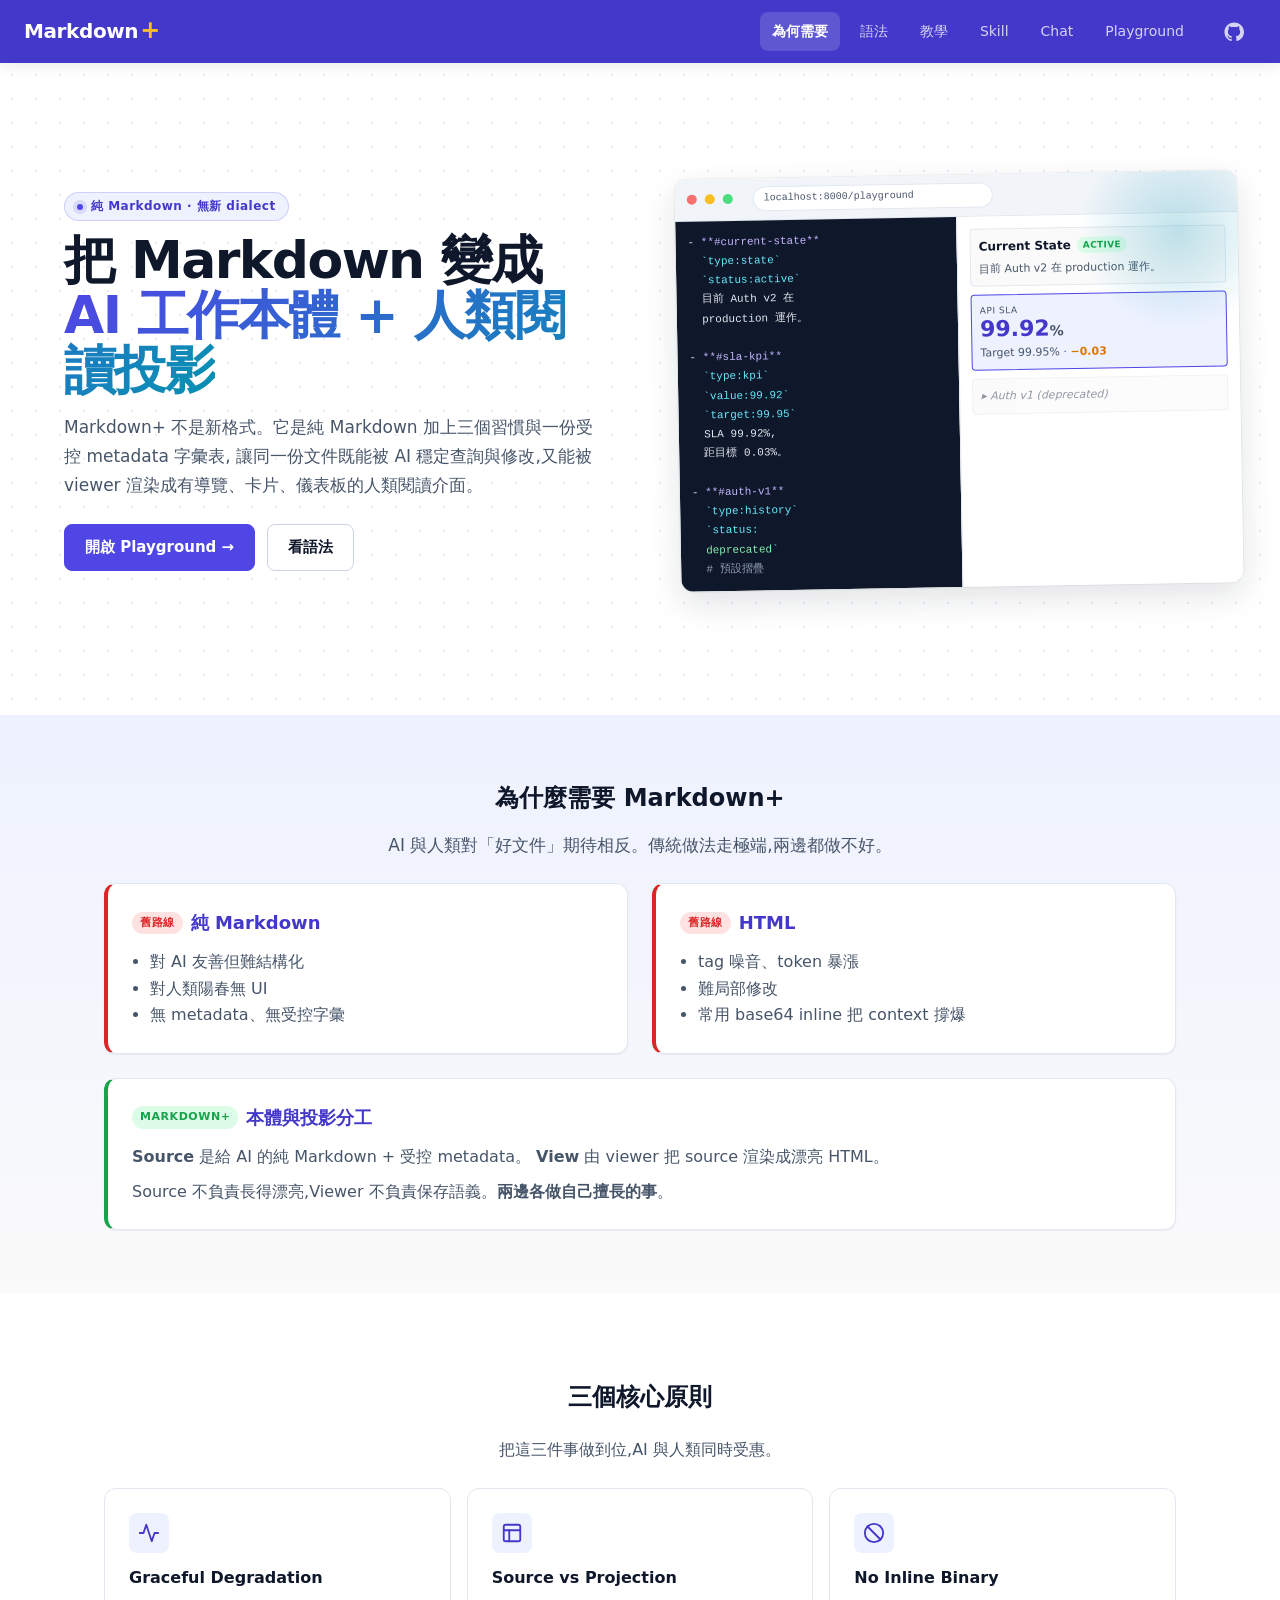
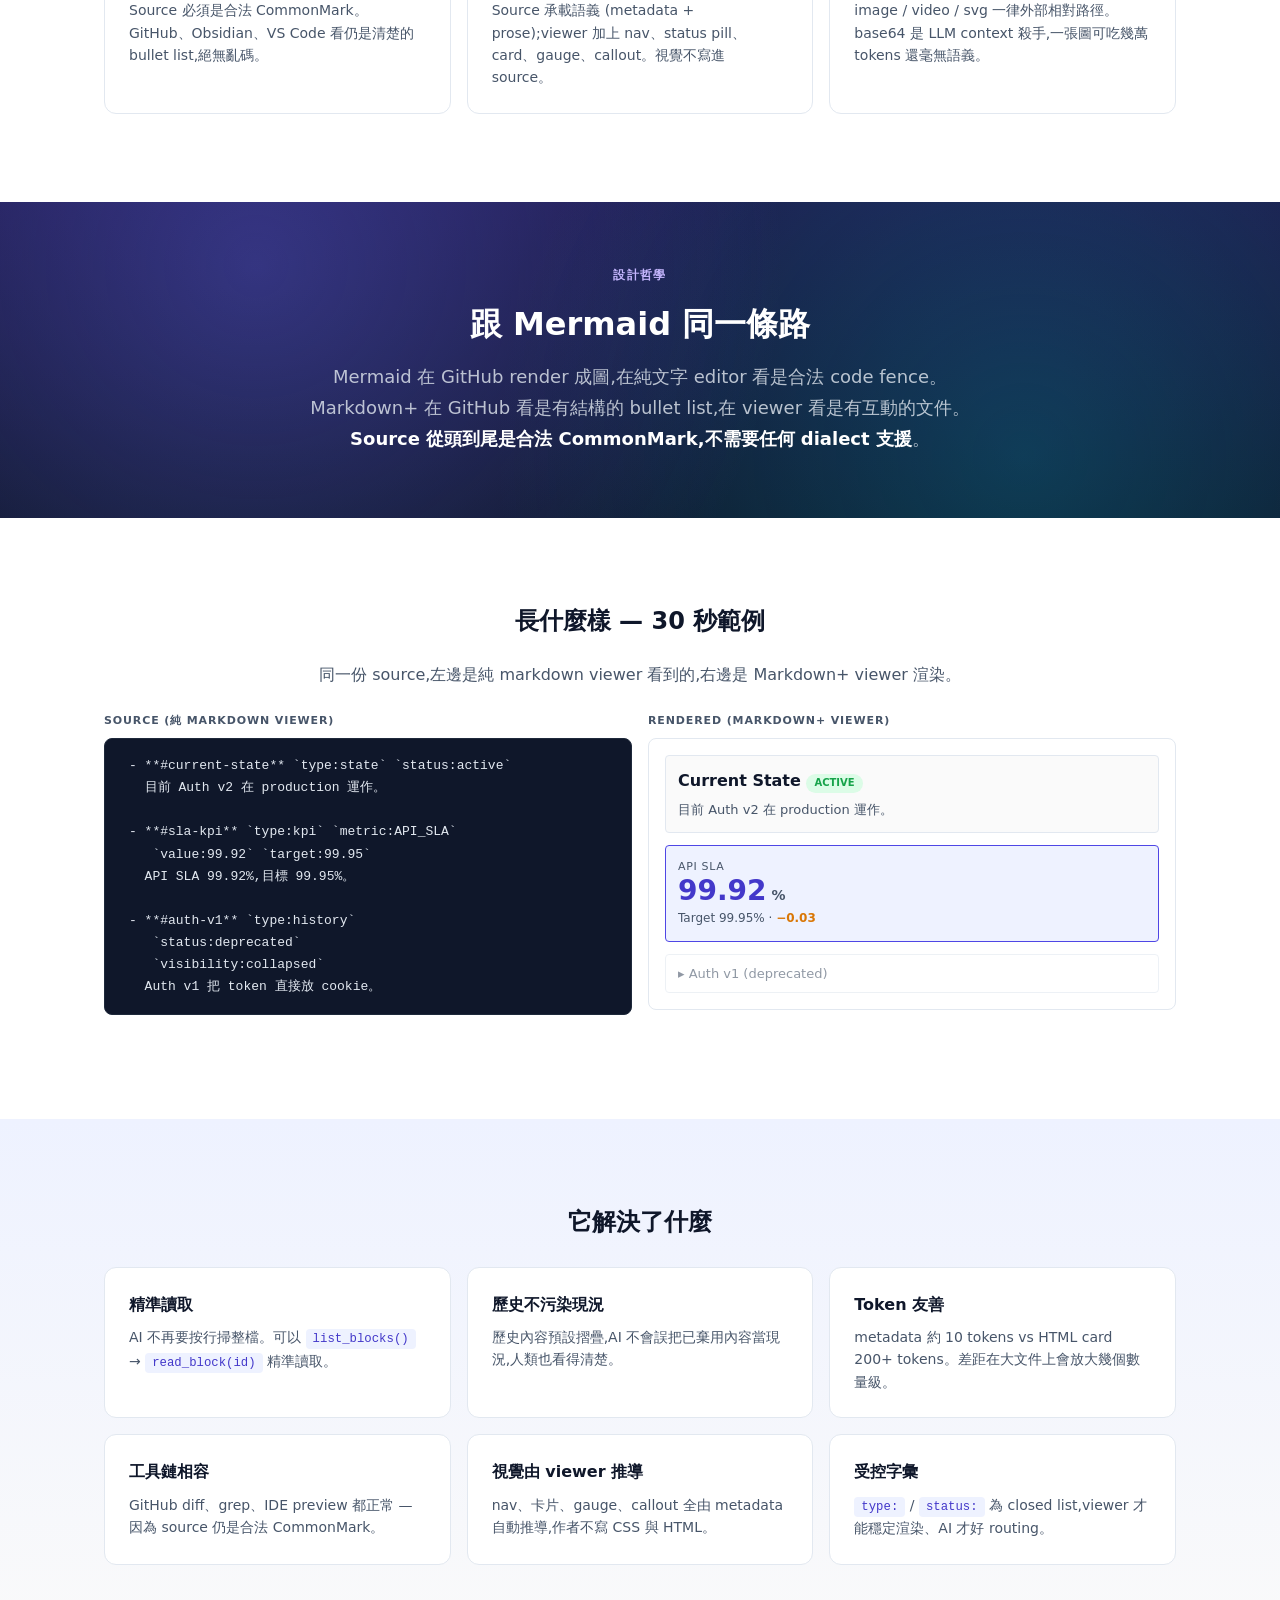
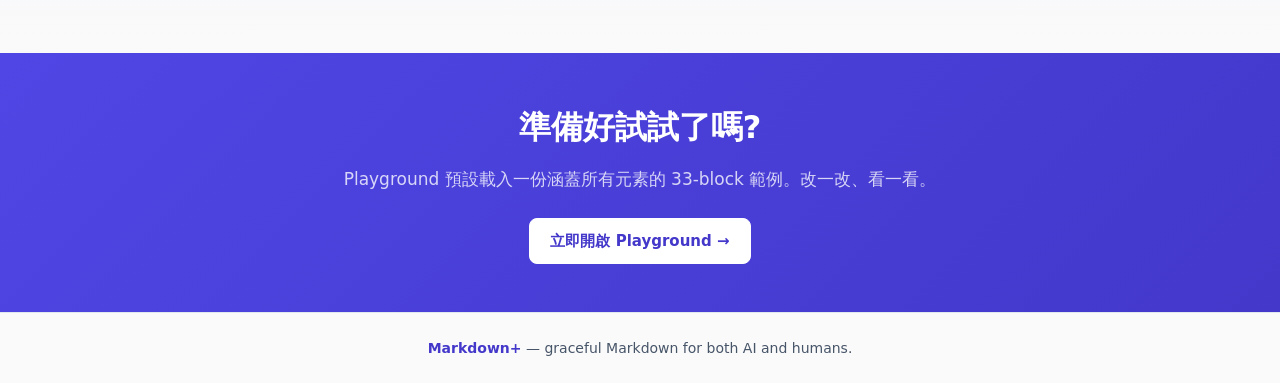
<file: public/index.html>
<!DOCTYPE html>
<html lang="zh-Hant">
<head>
<meta charset="UTF-8">
<meta name="viewport" content="width=device-width, initial-scale=1">
<title>Markdown+ — AI 與人類都讀得舒服的文件格式</title>
<link rel="icon" href="/favicon.svg" type="image/svg+xml">
<link rel="icon" href="/favicon.ico" sizes="any">
<link rel="apple-touch-icon" href="/apple-touch-icon.png">
<style>
/* ============================================================
   Markdown+ Site — Light theme, saturated indigo nav.
   Stage 0 baseline: design tokens, base styles, marketing components.
   ============================================================ */

/* ---- Design tokens ---- */
:root {
  /* Neutrals */
  --bg:            #ffffff;
  --bg-subtle:     #fafafa;
  --surface:       #ffffff;
  --surface-2:     #f1f5f9;
  --surface-3:     #e2e8f0;
  --border:        #e2e8f0;
  --border-strong: #cbd5e1;

  /* Text */
  --text:          #0f172a;
  --text-muted:    #475569;
  --text-faint:    #94a3b8;

  /* Accent — saturated indigo */
  --accent:        #4f46e5;        /* indigo-600,  body / button bg */
  --accent-deep:   #4338ca;        /* indigo-700,  nav bg */
  --accent-hover:  #3730a3;        /* indigo-800 */
  --accent-soft:   #eef2ff;        /* indigo-50,  tint surface */
  --accent-on:     #ffffff;        /* text on accent */

  /* Secondary accent — cyan for "+" and code highlights */
  --accent-2:      #0891b2;        /* cyan-600 */
  --accent-2-soft: #ecfeff;        /* cyan-50 */

  /* Semantic */
  --ok:            #16a34a;
  --ok-soft:       #dcfce7;
  --warn:          #d97706;
  --warn-soft:     #fef3c7;
  --err:           #dc2626;
  --err-soft:      #fee2e2;

  /* Code surface (always dark for legibility) */
  --code-bg:       #0f172a;
  --code-text:     #e2e8f0;
  --code-muted:    #94a3b8;
  --code-keyword:  #c4b5fd;
  --code-string:   #86efac;
  --code-comment:  #64748b;

  /* Typography */
  --font-sans: "Inter", "Geist", -apple-system, BlinkMacSystemFont, "Segoe UI",
               "PingFang TC", "Noto Sans TC", system-ui, sans-serif;
  --font-mono: "JetBrains Mono", "Geist Mono", "SF Mono", ui-monospace, Menlo,
               Consolas, monospace;

  /* Spacing scale (4-base) */
  --sp-1:  4px;
  --sp-2:  8px;
  --sp-3:  12px;
  --sp-4:  16px;
  --sp-5:  24px;
  --sp-6:  32px;
  --sp-7:  48px;
  --sp-8:  64px;

  /* Radius */
  --r-sm:  4px;
  --r-md:  8px;
  --r-lg:  12px;
  --r-xl:  16px;
  --r-full: 999px;

  /* Shadow */
  --sh-sm: 0 1px 2px rgba(15, 23, 42, 0.06);
  --sh-md: 0 4px 12px rgba(15, 23, 42, 0.08);
  --sh-lg: 0 12px 32px rgba(15, 23, 42, 0.12);
  --sh-accent: 0 4px 12px rgba(79, 70, 229, 0.25);

  /* Motion */
  --t-fast: 120ms ease-out;
  --t-slow: 240ms cubic-bezier(0.2, 0.8, 0.2, 1);
}

/* ---- Reset & Base ---- */
*, *::before, *::after { box-sizing: border-box; }
html, body { margin: 0; padding: 0; }
html { scroll-behavior: smooth; }
body {
  background: var(--bg);
  color: var(--text);
  font: 16px/1.65 var(--font-sans);
  -webkit-font-smoothing: antialiased;
  text-rendering: optimizeLegibility;
}
a { color: var(--accent); text-decoration: none; transition: color var(--t-fast); }
a:hover { color: var(--accent-hover); }
img { max-width: 100%; height: auto; }
::selection { background: var(--accent-soft); color: var(--accent-deep); }

button, input, select, textarea { font: inherit; color: inherit; }

/* ---- Nav (the signature element) ---- */
.site-nav {
  position: sticky;
  top: 0;
  z-index: 50;
  background: var(--accent-deep);
  color: var(--accent-on);
  box-shadow: var(--sh-md);
}
.site-nav-inner {
  max-width: 1280px;
  margin: 0 auto;
  padding: var(--sp-3) var(--sp-5);
  display: flex;
  align-items: center;
  gap: var(--sp-5);
}
.site-logo {
  font-weight: 800;
  font-size: 20px;
  letter-spacing: -0.02em;
  color: var(--accent-on);
  text-decoration: none;
  display: flex;
  align-items: baseline;
  gap: 2px;
}
.site-logo span {
  color: #fbbf24;       /* amber-400, contrasts beautifully with indigo */
  font-size: 24px;
  line-height: 1;
}
.site-nav-links {
  display: flex;
  gap: var(--sp-2);
  margin-left: auto;
  font-size: 14px;
}
.site-nav-links a {
  color: rgba(255, 255, 255, 0.78);
  padding: var(--sp-2) var(--sp-3);
  border-radius: var(--r-md);
  transition: background var(--t-fast), color var(--t-fast);
}
.site-nav-links a:hover {
  color: var(--accent-on);
  background: rgba(255, 255, 255, 0.1);
}
.site-nav-links a.active {
  color: var(--accent-on);
  background: rgba(255, 255, 255, 0.15);
  font-weight: 600;
}


/* GitHub icon in nav */
.site-nav-github {
  display: inline-flex;
  align-items: center;
  justify-content: center;
  padding: 6px 8px;
  color: rgba(255, 255, 255, 0.78);
  border-radius: var(--r-md);
  transition: background var(--t-fast), color var(--t-fast);
  margin-left: var(--sp-2);
}
.site-nav-github:hover {
  color: var(--accent-on);
  background: rgba(255, 255, 255, 0.1);
}
.site-nav-github svg { display: block; }
/* ---- Main containers ---- */
main.site-main {
  max-width: 880px;
  margin: 0 auto;
  padding: var(--sp-6) var(--sp-5) var(--sp-8);
}
main.site-main.wide { max-width: 1320px; }
main.site-main.bleed { max-width: none; padding: var(--sp-5); }

/* ---- Hero ---- */
.site-hero {
  padding: var(--sp-8) 0 var(--sp-6);
  text-align: center;
}
.site-hero h1 {
  font-size: clamp(36px, 5vw, 56px);
  line-height: 1.05;
  margin: 0 0 var(--sp-4);
  font-weight: 800;
  letter-spacing: -0.03em;
}
.site-hero h1 .accent {
  background: linear-gradient(135deg, var(--accent) 0%, var(--accent-2) 100%);
  -webkit-background-clip: text;
  background-clip: text;
  -webkit-text-fill-color: transparent;
}
.site-hero .lead {
  font-size: 18px;
  color: var(--text-muted);
  max-width: 680px;
  margin: 0 auto var(--sp-6);
  line-height: 1.65;
}
.site-cta {
  display: inline-flex;
  align-items: center;
  gap: var(--sp-3);
  flex-wrap: wrap;
  justify-content: center;
}

/* ---- Sections ---- */
.site-section {
  margin: var(--sp-7) 0;
}
.site-section h2 {
  font-size: 30px;
  margin: 0 0 var(--sp-3);
  letter-spacing: -0.02em;
  font-weight: 700;
}
.site-section h3 {
  font-size: 20px;
  margin: var(--sp-5) 0 var(--sp-2);
  font-weight: 600;
}
.site-section p { margin: var(--sp-3) 0; }
.site-section ul, .site-section ol { margin: var(--sp-3) 0; padding-left: 24px; }
.site-section li { margin: var(--sp-2) 0; }

/* ---- Buttons ---- */
.site-btn {
  display: inline-flex;
  align-items: center;
  gap: var(--sp-2);
  padding: 10px 20px;
  background: var(--accent);
  color: var(--accent-on);
  border-radius: var(--r-md);
  font-weight: 600;
  font-size: 15px;
  text-decoration: none;
  border: 1px solid var(--accent);
  cursor: pointer;
  transition: background var(--t-fast), transform var(--t-fast), box-shadow var(--t-fast);
}
.site-btn:hover {
  background: var(--accent-hover);
  border-color: var(--accent-hover);
  color: var(--accent-on);
  transform: translateY(-1px);
  box-shadow: var(--sh-accent);
}
.site-btn:active { transform: translateY(0); }
.site-btn.secondary {
  background: var(--surface);
  color: var(--text);
  border-color: var(--border-strong);
}
.site-btn.secondary:hover {
  background: var(--surface-2);
  color: var(--accent-deep);
  border-color: var(--accent);
  box-shadow: none;
}
.site-btn.ghost {
  background: transparent;
  border-color: transparent;
  color: var(--accent-deep);
}
.site-btn.ghost:hover { background: var(--accent-soft); box-shadow: none; }

/* ---- Pillars (3-up cards on landing) ---- */
.site-pillars {
  display: grid;
  grid-template-columns: repeat(auto-fit, minmax(240px, 1fr));
  gap: var(--sp-4);
  margin-top: var(--sp-5);
}
.site-pillar {
  padding: var(--sp-5);
  background: var(--surface);
  border: 1px solid var(--border);
  border-radius: var(--r-lg);
  transition: transform var(--t-fast), box-shadow var(--t-fast), border-color var(--t-fast);
}
.site-pillar:hover {
  transform: translateY(-2px);
  box-shadow: var(--sh-md);
  border-color: var(--accent);
}
.site-pillar h3 {
  font-size: 16px;
  margin: 0 0 var(--sp-2);
  color: var(--accent-deep);
  font-weight: 700;
}
.site-pillar p {
  font-size: 14px;
  color: var(--text-muted);
  margin: 0;
  line-height: 1.6;
}

/* ---- Code blocks ---- */
pre.site-code {
  font-family: var(--font-mono);
  background: var(--code-bg);
  color: var(--code-text);
  border-radius: var(--r-md);
  padding: var(--sp-4) var(--sp-5);
  overflow-x: auto;
  font-size: 13px;
  line-height: 1.7;
  margin: var(--sp-4) 0;
  position: relative;
  border: 1px solid #1e293b;
}
pre.site-code code { color: inherit; background: transparent; }
code.site-code-inline {
  font-family: var(--font-mono);
  background: var(--accent-soft);
  color: var(--accent-deep);
  padding: 2px 6px;
  border-radius: var(--r-sm);
  font-size: 0.88em;
  border: 1px solid transparent;
}

/* ---- Tables ---- */
table.site-table {
  width: 100%;
  border-collapse: separate;
  border-spacing: 0;
  margin: var(--sp-4) 0;
  font-size: 14px;
  border: 1px solid var(--border);
  border-radius: var(--r-md);
  overflow: hidden;
}
table.site-table th, table.site-table td {
  padding: var(--sp-3) var(--sp-4);
  text-align: left;
  border-bottom: 1px solid var(--border);
}
table.site-table thead th {
  background: var(--surface-2);
  font-weight: 600;
  color: var(--text);
  border-bottom: 1px solid var(--border-strong);
}
table.site-table tbody tr:nth-child(even) td { background: var(--bg-subtle); }
table.site-table tbody tr:last-child td { border-bottom: none; }
table.site-table tbody tr:hover td { background: var(--accent-soft); }

/* ---- Footer ---- */
footer.site-footer {
  border-top: 1px solid var(--border);
  padding: var(--sp-5);
  text-align: center;
  color: var(--text-muted);
  font-size: 14px;
  background: var(--bg-subtle);
}
footer.site-footer .footer-mark {
  color: var(--accent-deep);
  font-weight: 700;
}

/* ---- Tutorial step badges ---- */
.tutorial-step {
  display: inline-flex;
  align-items: center;
  justify-content: center;
  width: 32px;
  height: 32px;
  border-radius: var(--r-full);
  background: var(--accent);
  color: var(--accent-on);
  font-weight: 700;
  font-size: 14px;
  margin-right: var(--sp-2);
  vertical-align: middle;
}

/* ---- Section bands (break up vertical stack) ---- */
.band {
  width: 100%;
  padding: var(--sp-8) 0;
}
.band-inner {
  max-width: 1120px;
  margin: 0 auto;
  padding: 0 var(--sp-5);
}
.band-tight .band-inner { max-width: 880px; }
.band-tinted {
  background: linear-gradient(180deg, var(--accent-soft) 0%, var(--bg-subtle) 100%);
}
.band-dotted {
  background-color: var(--bg);
  background-image: radial-gradient(rgba(67, 56, 202, 0.10) 1px, transparent 1px);
  background-size: 24px 24px;
}
.band-dark {
  background:
    radial-gradient(circle at 20% 20%, rgba(99, 102, 241, 0.35) 0%, transparent 50%),
    radial-gradient(circle at 80% 80%, rgba(8, 145, 178, 0.30) 0%, transparent 50%),
    linear-gradient(180deg, #1e1b4b 0%, #0f172a 100%);
  color: #e2e8f0;
}
.band-dark h2, .band-dark h3 { color: #ffffff; }
.band-dark p { color: rgba(226, 232, 240, 0.8); }
.band-dark a { color: #c4b5fd; }
.band-dark code.site-code-inline {
  background: rgba(255, 255, 255, 0.1);
  color: #c4b5fd;
  border-color: rgba(255, 255, 255, 0.15);
}
.band-accent {
  background: linear-gradient(135deg, var(--accent) 0%, var(--accent-deep) 100%);
  color: var(--accent-on);
  text-align: center;
  padding: var(--sp-7) 0;
}
.band-accent h2 { color: var(--accent-on); }
.band-accent p { color: rgba(255, 255, 255, 0.85); }
.band-accent .site-btn {
  background: var(--accent-on);
  color: var(--accent-deep);
  border-color: var(--accent-on);
}
.band-accent .site-btn:hover {
  background: #f5f3ff;
  color: var(--accent-deep);
  border-color: #f5f3ff;
  box-shadow: 0 4px 12px rgba(0, 0, 0, 0.2);
}

/* ---- Hero 2-col ---- */
.hero-grid {
  display: grid;
  grid-template-columns: 1.05fr 1fr;
  gap: var(--sp-7);
  align-items: center;
  padding: var(--sp-7) 0 var(--sp-8);
  max-width: 1200px;
  margin: 0 auto;
}
@media (max-width: 960px) {
  .hero-grid { grid-template-columns: 1fr; gap: var(--sp-5); padding: var(--sp-6) var(--sp-4); }
}
.hero-grid .hero-text { padding: 0 var(--sp-5); }
.hero-grid h1 {
  font-size: clamp(34px, 4.5vw, 52px);
  line-height: 1.05;
  margin: 0 0 var(--sp-4);
  font-weight: 800;
  letter-spacing: -0.03em;
}
.hero-grid h1 .accent {
  background: linear-gradient(135deg, var(--accent) 0%, var(--accent-2) 100%);
  -webkit-background-clip: text;
  background-clip: text;
  -webkit-text-fill-color: transparent;
}
.hero-grid .lead {
  font-size: 17px;
  color: var(--text-muted);
  margin: 0 0 var(--sp-5);
  line-height: 1.7;
}
.hero-tag {
  display: inline-flex;
  align-items: center;
  gap: var(--sp-2);
  padding: 4px 12px;
  background: var(--accent-soft);
  color: var(--accent-deep);
  border-radius: var(--r-full);
  font-size: 12px;
  font-weight: 600;
  letter-spacing: 0.04em;
  margin-bottom: var(--sp-3);
  border: 1px solid rgba(79, 70, 229, 0.2);
}
.hero-tag .dot {
  width: 6px;
  height: 6px;
  border-radius: var(--r-full);
  background: var(--accent);
  box-shadow: 0 0 0 4px rgba(79, 70, 229, 0.15);
}

/* ---- Mock browser window (hero visual) ---- */
.mock-window {
  background: var(--surface);
  border-radius: var(--r-lg);
  box-shadow: var(--sh-lg), 0 0 0 1px rgba(15, 23, 42, 0.05);
  overflow: hidden;
  font-size: 12px;
  transform: rotate(-1deg);
  transition: transform var(--t-slow);
  position: relative;
}
.mock-window:hover { transform: rotate(0) translateY(-2px); }
.mock-window::before {
  content: "";
  position: absolute;
  top: -40px;
  right: -40px;
  width: 200px;
  height: 200px;
  background: radial-gradient(circle, rgba(8, 145, 178, 0.25), transparent 70%);
  pointer-events: none;
}
.mock-chrome {
  display: flex;
  align-items: center;
  gap: var(--sp-2);
  padding: var(--sp-2) var(--sp-3);
  background: var(--surface-2);
  border-bottom: 1px solid var(--border);
}
.mock-chrome .dot {
  width: 10px;
  height: 10px;
  border-radius: var(--r-full);
}
.mock-chrome .dot:nth-child(1) { background: #f87171; }
.mock-chrome .dot:nth-child(2) { background: #fbbf24; }
.mock-chrome .dot:nth-child(3) { background: #4ade80; }
.mock-chrome .url {
  margin-left: var(--sp-3);
  padding: 3px 10px;
  background: var(--surface);
  border-radius: var(--r-full);
  font-family: var(--font-mono);
  font-size: 10px;
  color: var(--text-muted);
  border: 1px solid var(--border);
  flex: 1;
  max-width: 240px;
}
.mock-split {
  display: grid;
  grid-template-columns: 1fr 1fr;
  min-height: 280px;
}
.mock-source {
  padding: var(--sp-3);
  background: #0f172a;
  color: #e2e8f0;
  font-family: var(--font-mono);
  font-size: 11px;
  line-height: 1.75;
  overflow: hidden;
}
.mock-source .kw { color: #c4b5fd; }
.mock-source .meta { color: #67e8f9; }
.mock-source .com { color: #94a3b8; }
.mock-source .str { color: #86efac; }
.mock-preview {
  padding: var(--sp-3);
  background: var(--surface);
  font-size: 11px;
  line-height: 1.6;
  border-left: 1px solid var(--border);
}
.mock-preview .mock-block {
  padding: var(--sp-2);
  border-radius: var(--r-sm);
  margin-bottom: var(--sp-2);
  background: var(--bg-subtle);
  border: 1px solid var(--border);
}
.mock-preview .mock-block-title {
  font-weight: 600;
  font-size: 12px;
  margin-bottom: 4px;
  display: flex;
  align-items: center;
  gap: 6px;
}
.mock-preview .mock-pill {
  display: inline-block;
  padding: 1px 6px;
  font-size: 9px;
  border-radius: var(--r-full);
  font-weight: 600;
  text-transform: uppercase;
  letter-spacing: 0.04em;
}
.mock-preview .mock-pill.ok {
  background: var(--ok-soft);
  color: var(--ok);
}
.mock-preview .mock-pill.warn {
  background: var(--warn-soft);
  color: var(--warn);
}
.mock-preview .mock-kpi {
  font-size: 22px;
  font-weight: 700;
  color: var(--accent-deep);
  line-height: 1;
}
.mock-preview .mock-kpi-label {
  font-size: 9px;
  color: var(--text-muted);
  text-transform: uppercase;
  letter-spacing: 0.06em;
}
.mock-preview .mock-text {
  color: var(--text-muted);
  font-size: 11px;
}

/* ---- 2-col compare ---- */
.compare-grid {
  display: grid;
  grid-template-columns: 1fr 1fr;
  gap: var(--sp-5);
  margin-top: var(--sp-5);
}
@media (max-width: 720px) {
  .compare-grid { grid-template-columns: 1fr; }
}
.compare-card {
  background: var(--surface);
  border: 1px solid var(--border);
  border-radius: var(--r-lg);
  padding: var(--sp-5);
  box-shadow: var(--sh-sm);
}
.compare-card h3 {
  margin: 0 0 var(--sp-3);
  font-size: 18px;
  color: var(--accent-deep);
  display: flex;
  align-items: center;
  gap: var(--sp-2);
}
.compare-card .label {
  display: inline-block;
  font-size: 11px;
  padding: 2px 8px;
  border-radius: var(--r-full);
  font-weight: 600;
  letter-spacing: 0.05em;
  text-transform: uppercase;
}
.compare-card .label.bad {
  background: var(--err-soft);
  color: var(--err);
}
.compare-card .label.good {
  background: var(--ok-soft);
  color: var(--ok);
}
.compare-card.bad-card { border-left: 4px solid var(--err); }
.compare-card.good-card { border-left: 4px solid var(--ok); }

/* ---- Feature grid (2x3) ---- */
.feature-grid {
  display: grid;
  grid-template-columns: repeat(3, 1fr);
  gap: var(--sp-4);
  margin: var(--sp-5) 0;
}
@media (max-width: 720px) {
  .feature-grid { grid-template-columns: 1fr; }
}
.feature-card {
  background: var(--surface);
  border: 1px solid var(--border);
  border-radius: var(--r-lg);
  padding: var(--sp-5);
  transition: transform var(--t-fast), box-shadow var(--t-fast), border-color var(--t-fast);
}
.feature-card:hover {
  transform: translateY(-3px);
  box-shadow: var(--sh-md);
  border-color: var(--accent);
}
.feature-icon {
  display: inline-flex;
  align-items: center;
  justify-content: center;
  width: 40px;
  height: 40px;
  border-radius: var(--r-md);
  background: var(--accent-soft);
  color: var(--accent-deep);
  margin-bottom: var(--sp-3);
}
.feature-card h3 {
  margin: 0 0 var(--sp-2);
  font-size: 16px;
  font-weight: 700;
}
.feature-card p {
  margin: 0;
  font-size: 14px;
  color: var(--text-muted);
  line-height: 1.6;
}

/* ---- Side-by-side example block ---- */
.example-split {
  display: grid;
  grid-template-columns: 1fr 1fr;
  gap: var(--sp-4);
  margin: var(--sp-5) 0;
}
@media (max-width: 720px) {
  .example-split { grid-template-columns: 1fr; }
}
.example-split > * { min-width: 0; }
.example-split .example-label {
  font-size: 11px;
  font-weight: 600;
  color: var(--text-muted);
  letter-spacing: 0.08em;
  text-transform: uppercase;
  margin-bottom: var(--sp-2);
}

/* ---- Docs layout (sidebar + content) ---- */
.docs-layout {
  display: grid;
  grid-template-columns: 240px minmax(0, 1fr);
  gap: var(--sp-6);
  max-width: 1280px;
  margin: 0 auto;
  padding: var(--sp-5) var(--sp-5) var(--sp-8);
}
@media (max-width: 960px) {
  .docs-layout {
    grid-template-columns: 1fr;
    gap: var(--sp-4);
    padding: var(--sp-4);
  }
  .docs-sidebar { position: static !important; }
}
.docs-sidebar {
  position: sticky;
  top: calc(56px + var(--sp-4));
  align-self: start;
  max-height: calc(100vh - 96px);
  overflow-y: auto;
  padding: var(--sp-4);
  background: var(--surface);
  border: 1px solid var(--border);
  border-radius: var(--r-lg);
}
.docs-sidebar h4 {
  font-size: 11px;
  color: var(--text-muted);
  text-transform: uppercase;
  letter-spacing: 0.08em;
  margin: 0 0 var(--sp-2);
  font-weight: 700;
}
.docs-sidebar ol {
  list-style: none;
  padding: 0;
  margin: 0 0 var(--sp-4);
}
.docs-sidebar li { margin: 2px 0; }
.docs-sidebar a {
  display: block;
  padding: 6px 10px;
  border-radius: var(--r-md);
  color: var(--text);
  font-size: 14px;
  text-decoration: none;
  border-left: 3px solid transparent;
  transition: background var(--t-fast), color var(--t-fast), border-color var(--t-fast);
}
.docs-sidebar a:hover {
  background: var(--accent-soft);
  color: var(--accent-deep);
}
.docs-sidebar a.active {
  border-left-color: var(--accent);
  background: var(--accent-soft);
  color: var(--accent-deep);
  font-weight: 600;
}
.docs-content {
  background: var(--surface);
  border: 1px solid var(--border);
  border-radius: var(--r-lg);
  padding: var(--sp-6) var(--sp-7);
  box-shadow: var(--sh-sm);
}
.docs-content h2:first-child { margin-top: 0; }
.docs-content h2 {
  font-size: 28px;
  margin: var(--sp-6) 0 var(--sp-3);
  padding-top: var(--sp-3);
  letter-spacing: -0.02em;
  font-weight: 700;
  scroll-margin-top: 80px;
}
.docs-content h3 {
  font-size: 18px;
  margin: var(--sp-5) 0 var(--sp-2);
  font-weight: 600;
  scroll-margin-top: 80px;
}
.docs-content > p:first-of-type { margin-top: 0; }
.docs-content section { padding-top: var(--sp-2); }
.docs-content section + section { margin-top: var(--sp-5); border-top: 1px dashed var(--border); padding-top: var(--sp-5); }

/* ---- Tutorial step card ---- */
.step-card {
  background: var(--surface);
  border: 1px solid var(--border);
  border-radius: var(--r-lg);
  padding: var(--sp-5);
  margin: var(--sp-4) 0;
  box-shadow: var(--sh-sm);
  position: relative;
}
.step-card .step-head {
  display: flex;
  align-items: center;
  gap: var(--sp-3);
  margin-bottom: var(--sp-3);
}
.step-card h3 {
  margin: 0;
  font-size: 20px;
  font-weight: 700;
}

/* ---- Responsive ---- */
@media (max-width: 720px) {
  .site-nav-inner { padding: var(--sp-3); gap: var(--sp-3); }
  .site-nav-links { gap: 0; font-size: 13px; }
  .site-hero { padding: var(--sp-6) 0 var(--sp-5); }
  .site-section { margin: var(--sp-6) 0; }
  .band { padding: var(--sp-6) 0; }
}

</style>
</head>
<body class="page-marketing">

<nav class="site-nav">
  <div class="site-nav-inner">
    <a class="site-logo" href="./index.html">Markdown<span>+</span></a>
    <div class="site-nav-links">
      <a href="./index.html" class="active">為何需要</a>
      <a href="./syntax.html">語法</a>
      <a href="./tutorial.html">教學</a>
      <a href="./skill.html">Skill</a>
      <a href="./chat.html">Chat</a>
      <a href="./playground.html">Playground</a>
      <a class="site-nav-github" href="https://github.com/AllanYiin/markdown_plus" target="_blank" rel="noopener" aria-label="GitHub repository" title="GitHub repository">
        <svg viewBox="0 0 24 24" width="20" height="20" fill="currentColor" aria-hidden="true">
          <path d="M12 .5C5.65.5.5 5.65.5 12c0 5.08 3.29 9.39 7.86 10.91.58.11.79-.25.79-.55v-2.13c-3.2.7-3.87-1.36-3.87-1.36-.52-1.33-1.27-1.68-1.27-1.68-1.04-.71.08-.7.08-.7 1.15.08 1.76 1.18 1.76 1.18 1.02 1.75 2.68 1.24 3.34.95.1-.74.4-1.24.72-1.53-2.55-.29-5.24-1.28-5.24-5.7 0-1.26.45-2.29 1.18-3.1-.12-.29-.51-1.46.11-3.04 0 0 .97-.31 3.17 1.18.92-.26 1.91-.39 2.89-.39.98 0 1.97.13 2.89.39 2.2-1.49 3.17-1.18 3.17-1.18.62 1.58.23 2.75.11 3.04.74.81 1.18 1.84 1.18 3.1 0 4.43-2.7 5.4-5.27 5.69.41.36.78 1.06.78 2.14v3.17c0 .31.21.67.8.55C20.71 21.38 24 17.08 24 12 24 5.65 18.85.5 12.5.5Z"/>
        </svg>
      </a>
    </div>
  </div>
</nav>

<!-- ===== HERO: 2-col, dotted bg ===== -->
<section class="band band-dotted">
  <div class="hero-grid">
    <div class="hero-text">
      <div class="hero-tag"><span class="dot"></span>純 Markdown · 無新 dialect</div>
      <h1>把 Markdown 變成<br><span class="accent">AI 工作本體 + 人類閱讀投影</span></h1>
      <p class="lead">
        Markdown+ 不是新格式。它是純 Markdown 加上三個習慣與一份受控 metadata 字彙表,
        讓同一份文件既能被 AI 穩定查詢與修改,又能被 viewer 渲染成有導覽、卡片、儀表板的人類閱讀介面。
      </p>
      <div class="site-cta">
        <a class="site-btn" href="./playground.html">開啟 Playground →</a>
        <a class="site-btn secondary" href="./syntax.html">看語法</a>
      </div>
    </div>

    <!-- Mock window: source vs preview -->
    <div class="mock-window">
      <div class="mock-chrome">
        <span class="dot"></span><span class="dot"></span><span class="dot"></span>
        <span class="url">localhost:8000/playground</span>
      </div>
      <div class="mock-split">
        <div class="mock-source"><pre style="margin:0;font-family:inherit;font-size:inherit;line-height:inherit;color:inherit;background:transparent;border:none;padding:0;">- <span class="kw">**#current-state**</span>
  <span class="meta">`type:state`</span>
  <span class="meta">`status:active`</span>
  目前 Auth v2 在
  production 運作。

- <span class="kw">**#sla-kpi**</span>
  <span class="meta">`type:kpi`</span>
  <span class="meta">`value:99.92`</span>
  <span class="meta">`target:99.95`</span>
  SLA 99.92%,
  距目標 0.03%。

- <span class="kw">**#auth-v1**</span>
  <span class="meta">`type:history`</span>
  <span class="meta">`status:</span>
  <span class="str">deprecated</span><span class="meta">`</span>
  <span class="com"># 預設摺疊</span></pre></div>
        <div class="mock-preview">
          <div class="mock-block">
            <div class="mock-block-title">Current State <span class="mock-pill ok">Active</span></div>
            <div class="mock-text">目前 Auth v2 在 production 運作。</div>
          </div>
          <div class="mock-block" style="border-color: var(--accent); background: var(--accent-soft);">
            <div class="mock-kpi-label">API SLA</div>
            <div class="mock-kpi">99.92<span style="font-size:14px;color:var(--text-muted);">%</span></div>
            <div class="mock-text" style="margin-top:4px;">Target 99.95% · <span style="color:var(--warn);font-weight:600;">−0.03</span></div>
          </div>
          <div class="mock-block" style="opacity:0.6;font-style:italic;">
            <span style="color:var(--text-muted);">▸ Auth v1 (deprecated)</span>
          </div>
        </div>
      </div>
    </div>
  </div>
</section>

<!-- ===== Why band: tinted, compare 2-col ===== -->
<section class="band band-tinted">
  <div class="band-inner">
    <h2 style="text-align:center; margin: 0 0 var(--sp-3);">為什麼需要 Markdown+</h2>
    <p style="text-align:center; max-width:680px; margin:0 auto var(--sp-5); color:var(--text-muted); font-size:17px;">
      AI 與人類對「好文件」期待相反。傳統做法走極端,兩邊都做不好。
    </p>
    <div class="compare-grid">
      <div class="compare-card bad-card">
        <h3><span class="label bad">舊路線</span> 純 Markdown</h3>
        <ul style="margin:0;padding-left:18px;color:var(--text-muted);">
          <li>對 AI 友善但難結構化</li>
          <li>對人類陽春無 UI</li>
          <li>無 metadata、無受控字彙</li>
        </ul>
      </div>
      <div class="compare-card bad-card">
        <h3><span class="label bad">舊路線</span> HTML</h3>
        <ul style="margin:0;padding-left:18px;color:var(--text-muted);">
          <li>tag 噪音、token 暴漲</li>
          <li>難局部修改</li>
          <li>常用 base64 inline 把 context 撐爆</li>
        </ul>
      </div>
      <div class="compare-card good-card" style="grid-column: 1 / -1;">
        <h3><span class="label good">Markdown+</span> 本體與投影分工</h3>
        <p style="margin:0 0 var(--sp-2); color:var(--text-muted);">
          <strong>Source</strong> 是給 AI 的純 Markdown + 受控 metadata。
          <strong>View</strong> 由 viewer 把 source 渲染成漂亮 HTML。
        </p>
        <p style="margin:0; color:var(--text-muted);">
          Source 不負責長得漂亮,Viewer 不負責保存語義。<strong>兩邊各做自己擅長的事</strong>。
        </p>
      </div>
    </div>
  </div>
</section>

<!-- ===== Three principles: grid 3-up ===== -->
<section class="band">
  <div class="band-inner">
    <h2 style="text-align:center;">三個核心原則</h2>
    <p style="text-align:center;color:var(--text-muted);margin-top:0;">把這三件事做到位,AI 與人類同時受惠。</p>
    <div class="feature-grid">
      <div class="feature-card">
        <div class="feature-icon">
          <svg width="22" height="22" viewBox="0 0 24 24" fill="none" stroke="currentColor" stroke-width="2" stroke-linecap="round" stroke-linejoin="round">
            <polyline points="22 12 18 12 15 21 9 3 6 12 2 12"/>
          </svg>
        </div>
        <h3>Graceful Degradation</h3>
        <p>Source 必須是合法 CommonMark。GitHub、Obsidian、VS Code 看仍是清楚的 bullet list,絕無亂碼。</p>
      </div>
      <div class="feature-card">
        <div class="feature-icon">
          <svg width="22" height="22" viewBox="0 0 24 24" fill="none" stroke="currentColor" stroke-width="2" stroke-linecap="round" stroke-linejoin="round">
            <rect x="3" y="3" width="18" height="18" rx="2"/><path d="M3 9h18"/><path d="M9 21V9"/>
          </svg>
        </div>
        <h3>Source vs Projection</h3>
        <p>Source 承載語義 (metadata + prose);viewer 加上 nav、status pill、card、gauge、callout。視覺不寫進 source。</p>
      </div>
      <div class="feature-card">
        <div class="feature-icon">
          <svg width="22" height="22" viewBox="0 0 24 24" fill="none" stroke="currentColor" stroke-width="2" stroke-linecap="round" stroke-linejoin="round">
            <circle cx="12" cy="12" r="10"/><line x1="4.93" y1="4.93" x2="19.07" y2="19.07"/>
          </svg>
        </div>
        <h3>No Inline Binary</h3>
        <p>image / video / svg 一律外部相對路徑。base64 是 LLM context 殺手,一張圖可吃幾萬 tokens 還毫無語義。</p>
      </div>
    </div>
  </div>
</section>

<!-- ===== Mermaid analogy: dark band ===== -->
<section class="band band-dark">
  <div class="band-inner band-tight" style="text-align:center;">
    <p style="text-transform:uppercase; letter-spacing:0.12em; font-size:12px; color:#c4b5fd; margin:0 0 var(--sp-3); font-weight:600;">設計哲學</p>
    <h2 style="font-size:32px; margin:0 0 var(--sp-3);">跟 Mermaid 同一條路</h2>
    <p style="font-size:18px; line-height:1.7; max-width:680px; margin:0 auto;">
      Mermaid 在 GitHub render 成圖,在純文字 editor 看是合法 code fence。
      Markdown+ 在 GitHub 看是有結構的 bullet list,在 viewer 看是有互動的文件。
      <strong style="color:#fff;">Source 從頭到尾是合法 CommonMark,不需要任何 dialect 支援</strong>。
    </p>
  </div>
</section>

<!-- ===== 30 sec example: side-by-side ===== -->
<section class="band">
  <div class="band-inner">
    <h2 style="text-align:center;">長什麼樣 — 30 秒範例</h2>
    <p style="text-align:center;color:var(--text-muted);margin-top:0;">同一份 source,左邊是純 markdown viewer 看到的,右邊是 Markdown+ viewer 渲染。</p>
    <div class="example-split">
      <div>
        <div class="example-label">Source (純 markdown viewer)</div>
        <pre class="site-code" style="margin-top:0;"><code>- **#current-state** `type:state` `status:active`
  目前 Auth v2 在 production 運作。

- **#sla-kpi** `type:kpi` `metric:API_SLA`
   `value:99.92` `target:99.95`
  API SLA 99.92%,目標 99.95%。

- **#auth-v1** `type:history`
   `status:deprecated`
   `visibility:collapsed`
  Auth v1 把 token 直接放 cookie。</code></pre>
      </div>
      <div>
        <div class="example-label">Rendered (Markdown+ viewer)</div>
        <div style="background:var(--surface); border:1px solid var(--border); border-radius:var(--r-md); padding:var(--sp-4); margin-top:0;">
          <div style="margin-bottom:var(--sp-3); padding:var(--sp-3); border:1px solid var(--border); border-radius:var(--r-sm); background:var(--bg-subtle);">
            <div style="font-weight:600; margin-bottom:4px;">Current State <span class="mock-pill ok" style="display:inline-block;padding:1px 8px;font-size:10px;border-radius:999px;background:var(--ok-soft);color:var(--ok);font-weight:600;text-transform:uppercase;">Active</span></div>
            <div style="font-size:13px;color:var(--text-muted);">目前 Auth v2 在 production 運作。</div>
          </div>
          <div style="margin-bottom:var(--sp-3); padding:var(--sp-3); border:1px solid var(--accent); border-radius:var(--r-sm); background:var(--accent-soft);">
            <div style="font-size:11px;color:var(--text-muted);text-transform:uppercase;letter-spacing:0.06em;">API SLA</div>
            <div style="font-size:28px;font-weight:700;color:var(--accent-deep);line-height:1.1;">99.92<span style="font-size:14px;color:var(--text-muted);"> %</span></div>
            <div style="font-size:12px;color:var(--text-muted);margin-top:2px;">Target 99.95% · <span style="color:var(--warn);font-weight:600;">−0.03</span></div>
          </div>
          <div style="padding:var(--sp-2) var(--sp-3); border:1px solid var(--border); border-radius:var(--r-sm); opacity:0.6; font-size:13px;">
            <span style="color:var(--text-muted);">▸ Auth v1 (deprecated)</span>
          </div>
        </div>
      </div>
    </div>
  </div>
</section>

<!-- ===== Solves what: tinted with feature grid ===== -->
<section class="band band-tinted">
  <div class="band-inner">
    <h2 style="text-align:center;">它解決了什麼</h2>
    <div class="feature-grid">
      <div class="feature-card">
        <h3>精準讀取</h3>
        <p>AI 不再要按行掃整檔。可以 <code class="site-code-inline">list_blocks()</code> → <code class="site-code-inline">read_block(id)</code> 精準讀取。</p>
      </div>
      <div class="feature-card">
        <h3>歷史不污染現況</h3>
        <p>歷史內容預設摺疊,AI 不會誤把已棄用內容當現況,人類也看得清楚。</p>
      </div>
      <div class="feature-card">
        <h3>Token 友善</h3>
        <p>metadata 約 10 tokens vs HTML card 200+ tokens。差距在大文件上會放大幾個數量級。</p>
      </div>
      <div class="feature-card">
        <h3>工具鏈相容</h3>
        <p>GitHub diff、grep、IDE preview 都正常 — 因為 source 仍是合法 CommonMark。</p>
      </div>
      <div class="feature-card">
        <h3>視覺由 viewer 推導</h3>
        <p>nav、卡片、gauge、callout 全由 metadata 自動推導,作者不寫 CSS 與 HTML。</p>
      </div>
      <div class="feature-card">
        <h3>受控字彙</h3>
        <p><code class="site-code-inline">type:</code> / <code class="site-code-inline">status:</code> 為 closed list,viewer 才能穩定渲染、AI 才好 routing。</p>
      </div>
    </div>
  </div>
</section>

<!-- ===== Final CTA: accent band ===== -->
<section class="band band-accent">
  <div class="band-inner band-tight">
    <h2 style="font-size:32px; margin:0 0 var(--sp-3);">準備好試試了嗎?</h2>
    <p style="font-size:17px; margin:0 0 var(--sp-5); opacity:0.92;">
      Playground 預設載入一份涵蓋所有元素的 33-block 範例。改一改、看一看。
    </p>
    <a class="site-btn" href="./playground.html">立即開啟 Playground →</a>
  </div>
</section>

<footer class="site-footer">
  <span class="footer-mark">Markdown+</span> — graceful Markdown for both AI and humans.
</footer>

</body>
</html>
</file>
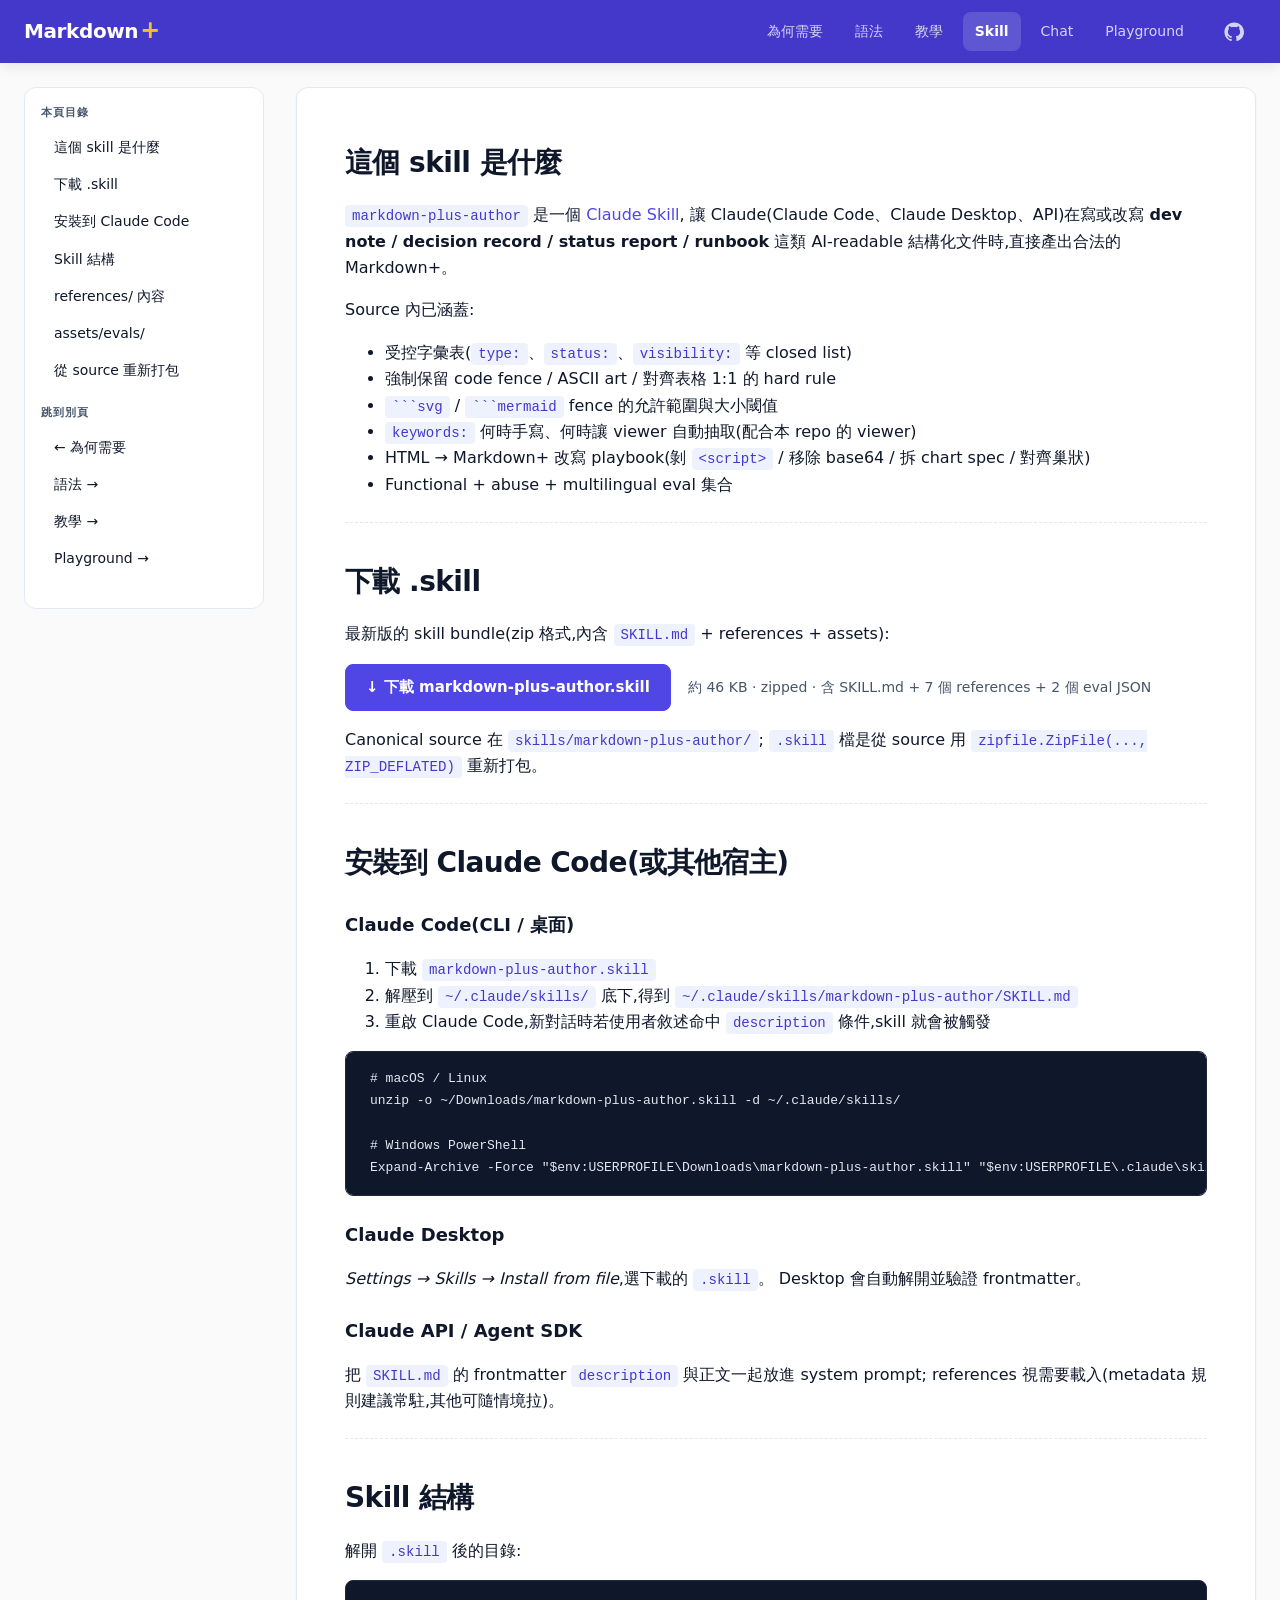
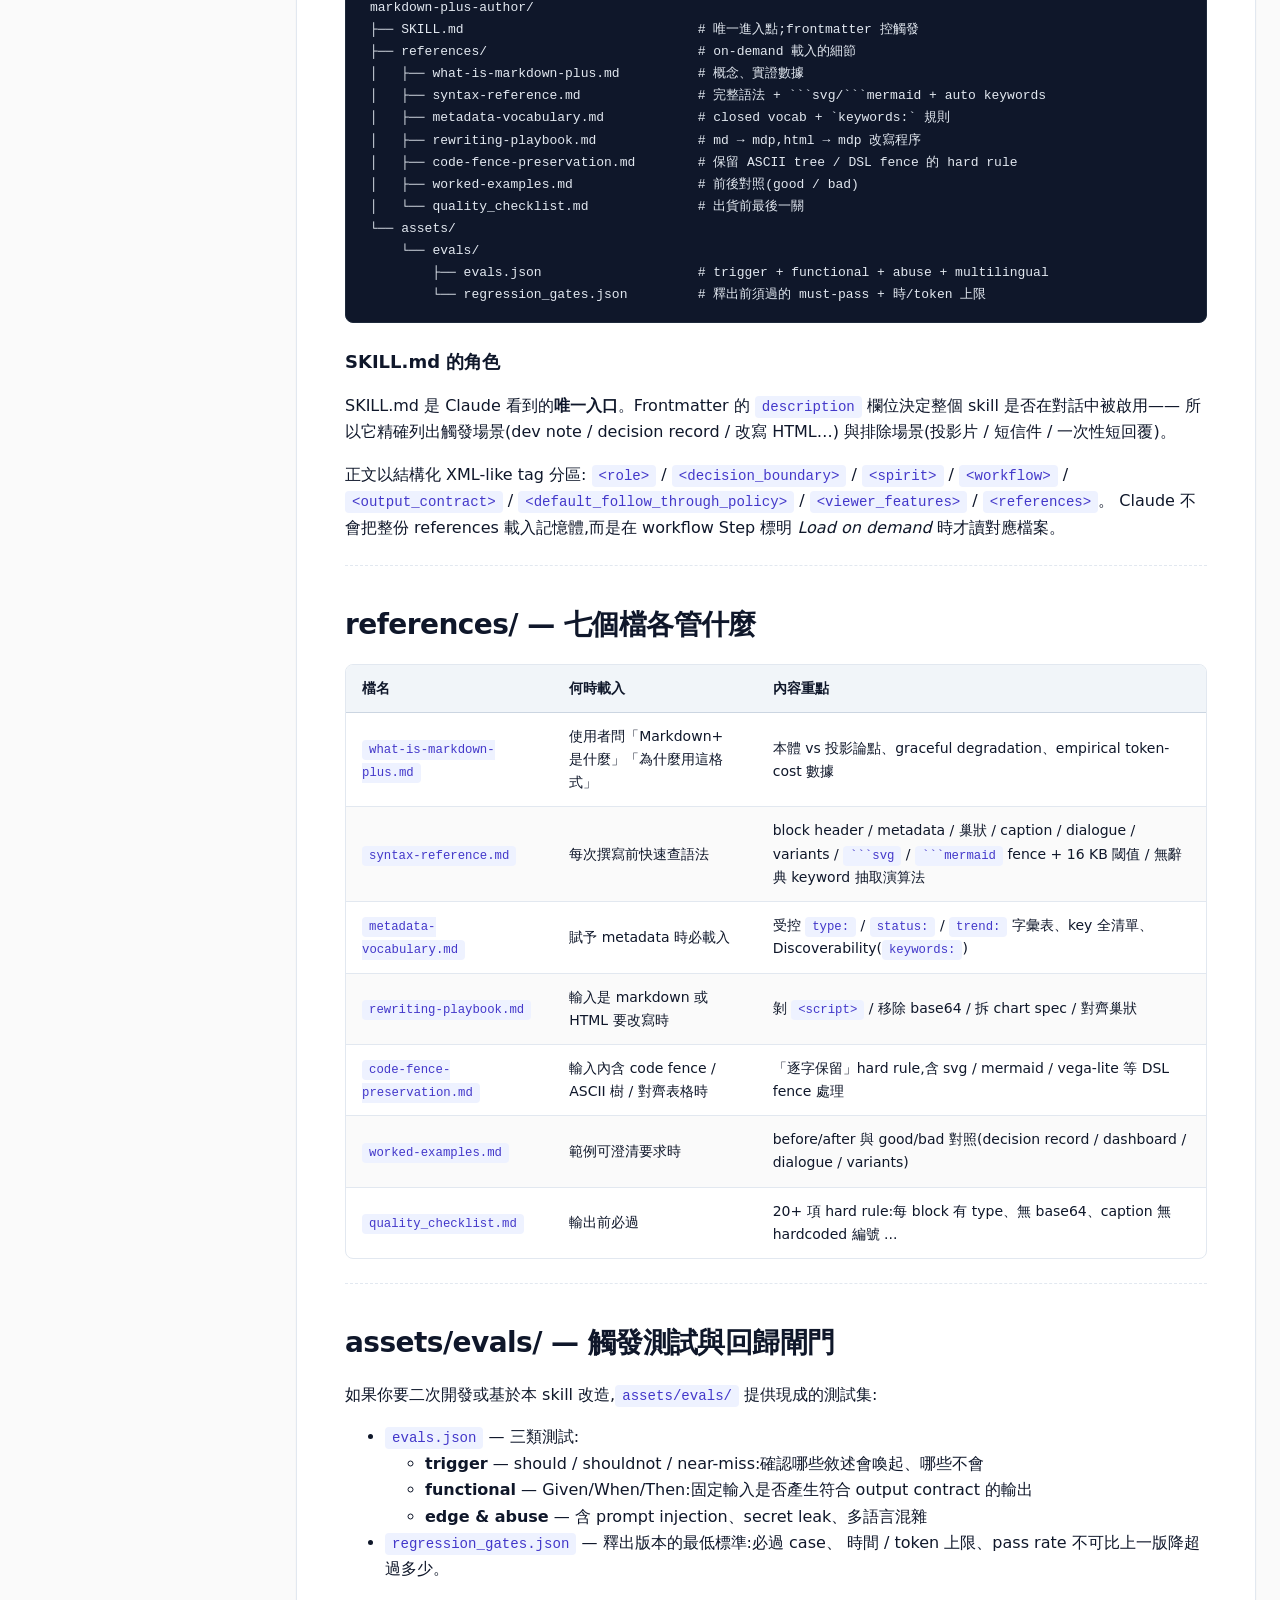
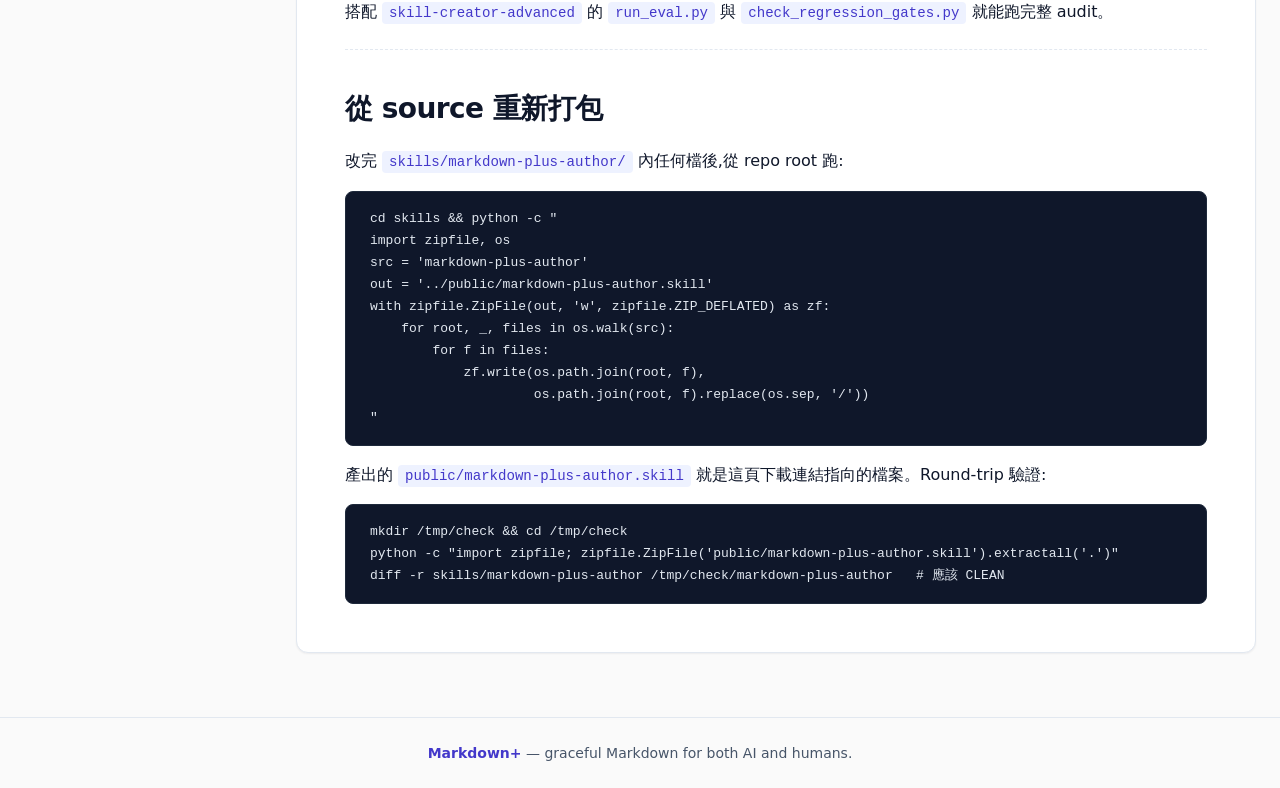
<file: public/skill.html>
<!DOCTYPE html>
<html lang="zh-Hant">
<head>
<meta charset="UTF-8">
<meta name="viewport" content="width=device-width, initial-scale=1">
<title>Markdown+ — Skill 下載與結構說明</title>
<link rel="icon" href="/favicon.svg" type="image/svg+xml">
<link rel="icon" href="/favicon.ico" sizes="any">
<link rel="apple-touch-icon" href="/apple-touch-icon.png">
<style>
/* ============================================================
   Markdown+ Site — Light theme, saturated indigo nav.
   Stage 0 baseline: design tokens, base styles, marketing components.
   ============================================================ */

/* ---- Design tokens ---- */
:root {
  /* Neutrals */
  --bg:            #ffffff;
  --bg-subtle:     #fafafa;
  --surface:       #ffffff;
  --surface-2:     #f1f5f9;
  --surface-3:     #e2e8f0;
  --border:        #e2e8f0;
  --border-strong: #cbd5e1;

  /* Text */
  --text:          #0f172a;
  --text-muted:    #475569;
  --text-faint:    #94a3b8;

  /* Accent — saturated indigo */
  --accent:        #4f46e5;        /* indigo-600,  body / button bg */
  --accent-deep:   #4338ca;        /* indigo-700,  nav bg */
  --accent-hover:  #3730a3;        /* indigo-800 */
  --accent-soft:   #eef2ff;        /* indigo-50,  tint surface */
  --accent-on:     #ffffff;        /* text on accent */

  /* Secondary accent — cyan for "+" and code highlights */
  --accent-2:      #0891b2;        /* cyan-600 */
  --accent-2-soft: #ecfeff;        /* cyan-50 */

  /* Semantic */
  --ok:            #16a34a;
  --ok-soft:       #dcfce7;
  --warn:          #d97706;
  --warn-soft:     #fef3c7;
  --err:           #dc2626;
  --err-soft:      #fee2e2;

  /* Code surface (always dark for legibility) */
  --code-bg:       #0f172a;
  --code-text:     #e2e8f0;
  --code-muted:    #94a3b8;
  --code-keyword:  #c4b5fd;
  --code-string:   #86efac;
  --code-comment:  #64748b;

  /* Typography */
  --font-sans: "Inter", "Geist", -apple-system, BlinkMacSystemFont, "Segoe UI",
               "PingFang TC", "Noto Sans TC", system-ui, sans-serif;
  --font-mono: "JetBrains Mono", "Geist Mono", "SF Mono", ui-monospace, Menlo,
               Consolas, monospace;

  /* Spacing scale (4-base) */
  --sp-1:  4px;
  --sp-2:  8px;
  --sp-3:  12px;
  --sp-4:  16px;
  --sp-5:  24px;
  --sp-6:  32px;
  --sp-7:  48px;
  --sp-8:  64px;

  /* Radius */
  --r-sm:  4px;
  --r-md:  8px;
  --r-lg:  12px;
  --r-xl:  16px;
  --r-full: 999px;

  /* Shadow */
  --sh-sm: 0 1px 2px rgba(15, 23, 42, 0.06);
  --sh-md: 0 4px 12px rgba(15, 23, 42, 0.08);
  --sh-lg: 0 12px 32px rgba(15, 23, 42, 0.12);
  --sh-accent: 0 4px 12px rgba(79, 70, 229, 0.25);

  /* Motion */
  --t-fast: 120ms ease-out;
  --t-slow: 240ms cubic-bezier(0.2, 0.8, 0.2, 1);
}

/* ---- Reset & Base ---- */
*, *::before, *::after { box-sizing: border-box; }
html, body { margin: 0; padding: 0; }
html { scroll-behavior: smooth; }
body {
  background: var(--bg);
  color: var(--text);
  font: 16px/1.65 var(--font-sans);
  -webkit-font-smoothing: antialiased;
  text-rendering: optimizeLegibility;
}
a { color: var(--accent); text-decoration: none; transition: color var(--t-fast); }
a:hover { color: var(--accent-hover); }
img { max-width: 100%; height: auto; }
::selection { background: var(--accent-soft); color: var(--accent-deep); }

button, input, select, textarea { font: inherit; color: inherit; }

/* ---- Nav (the signature element) ---- */
.site-nav {
  position: sticky;
  top: 0;
  z-index: 50;
  background: var(--accent-deep);
  color: var(--accent-on);
  box-shadow: var(--sh-md);
}
.site-nav-inner {
  max-width: 1280px;
  margin: 0 auto;
  padding: var(--sp-3) var(--sp-5);
  display: flex;
  align-items: center;
  gap: var(--sp-5);
}
.site-logo {
  font-weight: 800;
  font-size: 20px;
  letter-spacing: -0.02em;
  color: var(--accent-on);
  text-decoration: none;
  display: flex;
  align-items: baseline;
  gap: 2px;
}
.site-logo span {
  color: #fbbf24;       /* amber-400, contrasts beautifully with indigo */
  font-size: 24px;
  line-height: 1;
}
.site-nav-links {
  display: flex;
  gap: var(--sp-2);
  margin-left: auto;
  font-size: 14px;
}
.site-nav-links a {
  color: rgba(255, 255, 255, 0.78);
  padding: var(--sp-2) var(--sp-3);
  border-radius: var(--r-md);
  transition: background var(--t-fast), color var(--t-fast);
}
.site-nav-links a:hover {
  color: var(--accent-on);
  background: rgba(255, 255, 255, 0.1);
}
.site-nav-links a.active {
  color: var(--accent-on);
  background: rgba(255, 255, 255, 0.15);
  font-weight: 600;
}


/* GitHub icon in nav */
.site-nav-github {
  display: inline-flex;
  align-items: center;
  justify-content: center;
  padding: 6px 8px;
  color: rgba(255, 255, 255, 0.78);
  border-radius: var(--r-md);
  transition: background var(--t-fast), color var(--t-fast);
  margin-left: var(--sp-2);
}
.site-nav-github:hover {
  color: var(--accent-on);
  background: rgba(255, 255, 255, 0.1);
}
.site-nav-github svg { display: block; }
/* ---- Main containers ---- */
main.site-main {
  max-width: 880px;
  margin: 0 auto;
  padding: var(--sp-6) var(--sp-5) var(--sp-8);
}
main.site-main.wide { max-width: 1320px; }
main.site-main.bleed { max-width: none; padding: var(--sp-5); }

/* ---- Hero ---- */
.site-hero {
  padding: var(--sp-8) 0 var(--sp-6);
  text-align: center;
}
.site-hero h1 {
  font-size: clamp(36px, 5vw, 56px);
  line-height: 1.05;
  margin: 0 0 var(--sp-4);
  font-weight: 800;
  letter-spacing: -0.03em;
}
.site-hero h1 .accent {
  background: linear-gradient(135deg, var(--accent) 0%, var(--accent-2) 100%);
  -webkit-background-clip: text;
  background-clip: text;
  -webkit-text-fill-color: transparent;
}
.site-hero .lead {
  font-size: 18px;
  color: var(--text-muted);
  max-width: 680px;
  margin: 0 auto var(--sp-6);
  line-height: 1.65;
}
.site-cta {
  display: inline-flex;
  align-items: center;
  gap: var(--sp-3);
  flex-wrap: wrap;
  justify-content: center;
}

/* ---- Sections ---- */
.site-section {
  margin: var(--sp-7) 0;
}
.site-section h2 {
  font-size: 30px;
  margin: 0 0 var(--sp-3);
  letter-spacing: -0.02em;
  font-weight: 700;
}
.site-section h3 {
  font-size: 20px;
  margin: var(--sp-5) 0 var(--sp-2);
  font-weight: 600;
}
.site-section p { margin: var(--sp-3) 0; }
.site-section ul, .site-section ol { margin: var(--sp-3) 0; padding-left: 24px; }
.site-section li { margin: var(--sp-2) 0; }

/* ---- Buttons ---- */
.site-btn {
  display: inline-flex;
  align-items: center;
  gap: var(--sp-2);
  padding: 10px 20px;
  background: var(--accent);
  color: var(--accent-on);
  border-radius: var(--r-md);
  font-weight: 600;
  font-size: 15px;
  text-decoration: none;
  border: 1px solid var(--accent);
  cursor: pointer;
  transition: background var(--t-fast), transform var(--t-fast), box-shadow var(--t-fast);
}
.site-btn:hover {
  background: var(--accent-hover);
  border-color: var(--accent-hover);
  color: var(--accent-on);
  transform: translateY(-1px);
  box-shadow: var(--sh-accent);
}
.site-btn:active { transform: translateY(0); }
.site-btn.secondary {
  background: var(--surface);
  color: var(--text);
  border-color: var(--border-strong);
}
.site-btn.secondary:hover {
  background: var(--surface-2);
  color: var(--accent-deep);
  border-color: var(--accent);
  box-shadow: none;
}
.site-btn.ghost {
  background: transparent;
  border-color: transparent;
  color: var(--accent-deep);
}
.site-btn.ghost:hover { background: var(--accent-soft); box-shadow: none; }

/* ---- Pillars (3-up cards on landing) ---- */
.site-pillars {
  display: grid;
  grid-template-columns: repeat(auto-fit, minmax(240px, 1fr));
  gap: var(--sp-4);
  margin-top: var(--sp-5);
}
.site-pillar {
  padding: var(--sp-5);
  background: var(--surface);
  border: 1px solid var(--border);
  border-radius: var(--r-lg);
  transition: transform var(--t-fast), box-shadow var(--t-fast), border-color var(--t-fast);
}
.site-pillar:hover {
  transform: translateY(-2px);
  box-shadow: var(--sh-md);
  border-color: var(--accent);
}
.site-pillar h3 {
  font-size: 16px;
  margin: 0 0 var(--sp-2);
  color: var(--accent-deep);
  font-weight: 700;
}
.site-pillar p {
  font-size: 14px;
  color: var(--text-muted);
  margin: 0;
  line-height: 1.6;
}

/* ---- Code blocks ---- */
pre.site-code {
  font-family: var(--font-mono);
  background: var(--code-bg);
  color: var(--code-text);
  border-radius: var(--r-md);
  padding: var(--sp-4) var(--sp-5);
  overflow-x: auto;
  font-size: 13px;
  line-height: 1.7;
  margin: var(--sp-4) 0;
  position: relative;
  border: 1px solid #1e293b;
}
pre.site-code code { color: inherit; background: transparent; }
code.site-code-inline {
  font-family: var(--font-mono);
  background: var(--accent-soft);
  color: var(--accent-deep);
  padding: 2px 6px;
  border-radius: var(--r-sm);
  font-size: 0.88em;
  border: 1px solid transparent;
}

/* ---- Tables ---- */
table.site-table {
  width: 100%;
  border-collapse: separate;
  border-spacing: 0;
  margin: var(--sp-4) 0;
  font-size: 14px;
  border: 1px solid var(--border);
  border-radius: var(--r-md);
  overflow: hidden;
}
table.site-table th, table.site-table td {
  padding: var(--sp-3) var(--sp-4);
  text-align: left;
  border-bottom: 1px solid var(--border);
}
table.site-table thead th {
  background: var(--surface-2);
  font-weight: 600;
  color: var(--text);
  border-bottom: 1px solid var(--border-strong);
}
table.site-table tbody tr:nth-child(even) td { background: var(--bg-subtle); }
table.site-table tbody tr:last-child td { border-bottom: none; }
table.site-table tbody tr:hover td { background: var(--accent-soft); }

/* ---- Footer ---- */
footer.site-footer {
  border-top: 1px solid var(--border);
  padding: var(--sp-5);
  text-align: center;
  color: var(--text-muted);
  font-size: 14px;
  background: var(--bg-subtle);
}
footer.site-footer .footer-mark {
  color: var(--accent-deep);
  font-weight: 700;
}

/* ---- Tutorial step badges ---- */
.tutorial-step {
  display: inline-flex;
  align-items: center;
  justify-content: center;
  width: 32px;
  height: 32px;
  border-radius: var(--r-full);
  background: var(--accent);
  color: var(--accent-on);
  font-weight: 700;
  font-size: 14px;
  margin-right: var(--sp-2);
  vertical-align: middle;
}

/* ---- Section bands (break up vertical stack) ---- */
.band {
  width: 100%;
  padding: var(--sp-8) 0;
}
.band-inner {
  max-width: 1120px;
  margin: 0 auto;
  padding: 0 var(--sp-5);
}
.band-tight .band-inner { max-width: 880px; }
.band-tinted {
  background: linear-gradient(180deg, var(--accent-soft) 0%, var(--bg-subtle) 100%);
}
.band-dotted {
  background-color: var(--bg);
  background-image: radial-gradient(rgba(67, 56, 202, 0.10) 1px, transparent 1px);
  background-size: 24px 24px;
}
.band-dark {
  background:
    radial-gradient(circle at 20% 20%, rgba(99, 102, 241, 0.35) 0%, transparent 50%),
    radial-gradient(circle at 80% 80%, rgba(8, 145, 178, 0.30) 0%, transparent 50%),
    linear-gradient(180deg, #1e1b4b 0%, #0f172a 100%);
  color: #e2e8f0;
}
.band-dark h2, .band-dark h3 { color: #ffffff; }
.band-dark p { color: rgba(226, 232, 240, 0.8); }
.band-dark a { color: #c4b5fd; }
.band-dark code.site-code-inline {
  background: rgba(255, 255, 255, 0.1);
  color: #c4b5fd;
  border-color: rgba(255, 255, 255, 0.15);
}
.band-accent {
  background: linear-gradient(135deg, var(--accent) 0%, var(--accent-deep) 100%);
  color: var(--accent-on);
  text-align: center;
  padding: var(--sp-7) 0;
}
.band-accent h2 { color: var(--accent-on); }
.band-accent p { color: rgba(255, 255, 255, 0.85); }
.band-accent .site-btn {
  background: var(--accent-on);
  color: var(--accent-deep);
  border-color: var(--accent-on);
}
.band-accent .site-btn:hover {
  background: #f5f3ff;
  color: var(--accent-deep);
  border-color: #f5f3ff;
  box-shadow: 0 4px 12px rgba(0, 0, 0, 0.2);
}

/* ---- Hero 2-col ---- */
.hero-grid {
  display: grid;
  grid-template-columns: 1.05fr 1fr;
  gap: var(--sp-7);
  align-items: center;
  padding: var(--sp-7) 0 var(--sp-8);
  max-width: 1200px;
  margin: 0 auto;
}
@media (max-width: 960px) {
  .hero-grid { grid-template-columns: 1fr; gap: var(--sp-5); padding: var(--sp-6) var(--sp-4); }
}
.hero-grid .hero-text { padding: 0 var(--sp-5); }
.hero-grid h1 {
  font-size: clamp(34px, 4.5vw, 52px);
  line-height: 1.05;
  margin: 0 0 var(--sp-4);
  font-weight: 800;
  letter-spacing: -0.03em;
}
.hero-grid h1 .accent {
  background: linear-gradient(135deg, var(--accent) 0%, var(--accent-2) 100%);
  -webkit-background-clip: text;
  background-clip: text;
  -webkit-text-fill-color: transparent;
}
.hero-grid .lead {
  font-size: 17px;
  color: var(--text-muted);
  margin: 0 0 var(--sp-5);
  line-height: 1.7;
}
.hero-tag {
  display: inline-flex;
  align-items: center;
  gap: var(--sp-2);
  padding: 4px 12px;
  background: var(--accent-soft);
  color: var(--accent-deep);
  border-radius: var(--r-full);
  font-size: 12px;
  font-weight: 600;
  letter-spacing: 0.04em;
  margin-bottom: var(--sp-3);
  border: 1px solid rgba(79, 70, 229, 0.2);
}
.hero-tag .dot {
  width: 6px;
  height: 6px;
  border-radius: var(--r-full);
  background: var(--accent);
  box-shadow: 0 0 0 4px rgba(79, 70, 229, 0.15);
}

/* ---- Mock browser window (hero visual) ---- */
.mock-window {
  background: var(--surface);
  border-radius: var(--r-lg);
  box-shadow: var(--sh-lg), 0 0 0 1px rgba(15, 23, 42, 0.05);
  overflow: hidden;
  font-size: 12px;
  transform: rotate(-1deg);
  transition: transform var(--t-slow);
  position: relative;
}
.mock-window:hover { transform: rotate(0) translateY(-2px); }
.mock-window::before {
  content: "";
  position: absolute;
  top: -40px;
  right: -40px;
  width: 200px;
  height: 200px;
  background: radial-gradient(circle, rgba(8, 145, 178, 0.25), transparent 70%);
  pointer-events: none;
}
.mock-chrome {
  display: flex;
  align-items: center;
  gap: var(--sp-2);
  padding: var(--sp-2) var(--sp-3);
  background: var(--surface-2);
  border-bottom: 1px solid var(--border);
}
.mock-chrome .dot {
  width: 10px;
  height: 10px;
  border-radius: var(--r-full);
}
.mock-chrome .dot:nth-child(1) { background: #f87171; }
.mock-chrome .dot:nth-child(2) { background: #fbbf24; }
.mock-chrome .dot:nth-child(3) { background: #4ade80; }
.mock-chrome .url {
  margin-left: var(--sp-3);
  padding: 3px 10px;
  background: var(--surface);
  border-radius: var(--r-full);
  font-family: var(--font-mono);
  font-size: 10px;
  color: var(--text-muted);
  border: 1px solid var(--border);
  flex: 1;
  max-width: 240px;
}
.mock-split {
  display: grid;
  grid-template-columns: 1fr 1fr;
  min-height: 280px;
}
.mock-source {
  padding: var(--sp-3);
  background: #0f172a;
  color: #e2e8f0;
  font-family: var(--font-mono);
  font-size: 11px;
  line-height: 1.75;
  overflow: hidden;
}
.mock-source .kw { color: #c4b5fd; }
.mock-source .meta { color: #67e8f9; }
.mock-source .com { color: #94a3b8; }
.mock-source .str { color: #86efac; }
.mock-preview {
  padding: var(--sp-3);
  background: var(--surface);
  font-size: 11px;
  line-height: 1.6;
  border-left: 1px solid var(--border);
}
.mock-preview .mock-block {
  padding: var(--sp-2);
  border-radius: var(--r-sm);
  margin-bottom: var(--sp-2);
  background: var(--bg-subtle);
  border: 1px solid var(--border);
}
.mock-preview .mock-block-title {
  font-weight: 600;
  font-size: 12px;
  margin-bottom: 4px;
  display: flex;
  align-items: center;
  gap: 6px;
}
.mock-preview .mock-pill {
  display: inline-block;
  padding: 1px 6px;
  font-size: 9px;
  border-radius: var(--r-full);
  font-weight: 600;
  text-transform: uppercase;
  letter-spacing: 0.04em;
}
.mock-preview .mock-pill.ok {
  background: var(--ok-soft);
  color: var(--ok);
}
.mock-preview .mock-pill.warn {
  background: var(--warn-soft);
  color: var(--warn);
}
.mock-preview .mock-kpi {
  font-size: 22px;
  font-weight: 700;
  color: var(--accent-deep);
  line-height: 1;
}
.mock-preview .mock-kpi-label {
  font-size: 9px;
  color: var(--text-muted);
  text-transform: uppercase;
  letter-spacing: 0.06em;
}
.mock-preview .mock-text {
  color: var(--text-muted);
  font-size: 11px;
}

/* ---- 2-col compare ---- */
.compare-grid {
  display: grid;
  grid-template-columns: 1fr 1fr;
  gap: var(--sp-5);
  margin-top: var(--sp-5);
}
@media (max-width: 720px) {
  .compare-grid { grid-template-columns: 1fr; }
}
.compare-card {
  background: var(--surface);
  border: 1px solid var(--border);
  border-radius: var(--r-lg);
  padding: var(--sp-5);
  box-shadow: var(--sh-sm);
}
.compare-card h3 {
  margin: 0 0 var(--sp-3);
  font-size: 18px;
  color: var(--accent-deep);
  display: flex;
  align-items: center;
  gap: var(--sp-2);
}
.compare-card .label {
  display: inline-block;
  font-size: 11px;
  padding: 2px 8px;
  border-radius: var(--r-full);
  font-weight: 600;
  letter-spacing: 0.05em;
  text-transform: uppercase;
}
.compare-card .label.bad {
  background: var(--err-soft);
  color: var(--err);
}
.compare-card .label.good {
  background: var(--ok-soft);
  color: var(--ok);
}
.compare-card.bad-card { border-left: 4px solid var(--err); }
.compare-card.good-card { border-left: 4px solid var(--ok); }

/* ---- Feature grid (2x3) ---- */
.feature-grid {
  display: grid;
  grid-template-columns: repeat(3, 1fr);
  gap: var(--sp-4);
  margin: var(--sp-5) 0;
}
@media (max-width: 720px) {
  .feature-grid { grid-template-columns: 1fr; }
}
.feature-card {
  background: var(--surface);
  border: 1px solid var(--border);
  border-radius: var(--r-lg);
  padding: var(--sp-5);
  transition: transform var(--t-fast), box-shadow var(--t-fast), border-color var(--t-fast);
}
.feature-card:hover {
  transform: translateY(-3px);
  box-shadow: var(--sh-md);
  border-color: var(--accent);
}
.feature-icon {
  display: inline-flex;
  align-items: center;
  justify-content: center;
  width: 40px;
  height: 40px;
  border-radius: var(--r-md);
  background: var(--accent-soft);
  color: var(--accent-deep);
  margin-bottom: var(--sp-3);
}
.feature-card h3 {
  margin: 0 0 var(--sp-2);
  font-size: 16px;
  font-weight: 700;
}
.feature-card p {
  margin: 0;
  font-size: 14px;
  color: var(--text-muted);
  line-height: 1.6;
}

/* ---- Side-by-side example block ---- */
.example-split {
  display: grid;
  grid-template-columns: 1fr 1fr;
  gap: var(--sp-4);
  margin: var(--sp-5) 0;
}
@media (max-width: 720px) {
  .example-split { grid-template-columns: 1fr; }
}
.example-split > * { min-width: 0; }
.example-split .example-label {
  font-size: 11px;
  font-weight: 600;
  color: var(--text-muted);
  letter-spacing: 0.08em;
  text-transform: uppercase;
  margin-bottom: var(--sp-2);
}

/* ---- Docs layout (sidebar + content) ---- */
.docs-layout {
  display: grid;
  grid-template-columns: 240px minmax(0, 1fr);
  gap: var(--sp-6);
  max-width: 1280px;
  margin: 0 auto;
  padding: var(--sp-5) var(--sp-5) var(--sp-8);
}
@media (max-width: 960px) {
  .docs-layout {
    grid-template-columns: 1fr;
    gap: var(--sp-4);
    padding: var(--sp-4);
  }
  .docs-sidebar { position: static !important; }
}
.docs-sidebar {
  position: sticky;
  top: calc(56px + var(--sp-4));
  align-self: start;
  max-height: calc(100vh - 96px);
  overflow-y: auto;
  padding: var(--sp-4);
  background: var(--surface);
  border: 1px solid var(--border);
  border-radius: var(--r-lg);
}
.docs-sidebar h4 {
  font-size: 11px;
  color: var(--text-muted);
  text-transform: uppercase;
  letter-spacing: 0.08em;
  margin: 0 0 var(--sp-2);
  font-weight: 700;
}
.docs-sidebar ol {
  list-style: none;
  padding: 0;
  margin: 0 0 var(--sp-4);
}
.docs-sidebar li { margin: 2px 0; }
.docs-sidebar a {
  display: block;
  padding: 6px 10px;
  border-radius: var(--r-md);
  color: var(--text);
  font-size: 14px;
  text-decoration: none;
  border-left: 3px solid transparent;
  transition: background var(--t-fast), color var(--t-fast), border-color var(--t-fast);
}
.docs-sidebar a:hover {
  background: var(--accent-soft);
  color: var(--accent-deep);
}
.docs-sidebar a.active {
  border-left-color: var(--accent);
  background: var(--accent-soft);
  color: var(--accent-deep);
  font-weight: 600;
}
.docs-content {
  background: var(--surface);
  border: 1px solid var(--border);
  border-radius: var(--r-lg);
  padding: var(--sp-6) var(--sp-7);
  box-shadow: var(--sh-sm);
}
.docs-content h2:first-child { margin-top: 0; }
.docs-content h2 {
  font-size: 28px;
  margin: var(--sp-6) 0 var(--sp-3);
  padding-top: var(--sp-3);
  letter-spacing: -0.02em;
  font-weight: 700;
  scroll-margin-top: 80px;
}
.docs-content h3 {
  font-size: 18px;
  margin: var(--sp-5) 0 var(--sp-2);
  font-weight: 600;
  scroll-margin-top: 80px;
}
.docs-content > p:first-of-type { margin-top: 0; }
.docs-content section { padding-top: var(--sp-2); }
.docs-content section + section { margin-top: var(--sp-5); border-top: 1px dashed var(--border); padding-top: var(--sp-5); }

/* ---- Tutorial step card ---- */
.step-card {
  background: var(--surface);
  border: 1px solid var(--border);
  border-radius: var(--r-lg);
  padding: var(--sp-5);
  margin: var(--sp-4) 0;
  box-shadow: var(--sh-sm);
  position: relative;
}
.step-card .step-head {
  display: flex;
  align-items: center;
  gap: var(--sp-3);
  margin-bottom: var(--sp-3);
}
.step-card h3 {
  margin: 0;
  font-size: 20px;
  font-weight: 700;
}

/* ---- Responsive ---- */
@media (max-width: 720px) {
  .site-nav-inner { padding: var(--sp-3); gap: var(--sp-3); }
  .site-nav-links { gap: 0; font-size: 13px; }
  .site-hero { padding: var(--sp-6) 0 var(--sp-5); }
  .site-section { margin: var(--sp-6) 0; }
  .band { padding: var(--sp-6) 0; }
}

</style>
</head>
<body class="page-marketing" style="background: var(--bg-subtle);">

<nav class="site-nav">
  <div class="site-nav-inner">
    <a class="site-logo" href="./index.html">Markdown<span>+</span></a>
    <div class="site-nav-links">
      <a href="./index.html">為何需要</a>
      <a href="./syntax.html">語法</a>
      <a href="./tutorial.html">教學</a>
      <a href="./skill.html" class="active">Skill</a>
      <a href="./chat.html">Chat</a>
      <a href="./playground.html">Playground</a>
      <a class="site-nav-github" href="https://github.com/AllanYiin/markdown_plus" target="_blank" rel="noopener" aria-label="GitHub repository" title="GitHub repository">
        <svg viewBox="0 0 24 24" width="20" height="20" fill="currentColor" aria-hidden="true">
          <path d="M12 .5C5.65.5.5 5.65.5 12c0 5.08 3.29 9.39 7.86 10.91.58.11.79-.25.79-.55v-2.13c-3.2.7-3.87-1.36-3.87-1.36-.52-1.33-1.27-1.68-1.27-1.68-1.04-.71.08-.7.08-.7 1.15.08 1.76 1.18 1.76 1.18 1.02 1.75 2.68 1.24 3.34.95.1-.74.4-1.24.72-1.53-2.55-.29-5.24-1.28-5.24-5.7 0-1.26.45-2.29 1.18-3.1-.12-.29-.51-1.46.11-3.04 0 0 .97-.31 3.17 1.18.92-.26 1.91-.39 2.89-.39.98 0 1.97.13 2.89.39 2.2-1.49 3.17-1.18 3.17-1.18.62 1.58.23 2.75.11 3.04.74.81 1.18 1.84 1.18 3.1 0 4.43-2.7 5.4-5.27 5.69.41.36.78 1.06.78 2.14v3.17c0 .31.21.67.8.55C20.71 21.38 24 17.08 24 12 24 5.65 18.85.5 12.5.5Z"/>
        </svg>
      </a>
    </div>
  </div>
</nav>

<div class="docs-layout">

  <!-- ===== Sidebar TOC ===== -->
  <aside class="docs-sidebar">
    <h4>本頁目錄</h4>
    <ol>
      <li><a href="#intro" class="docs-link">這個 skill 是什麼</a></li>
      <li><a href="#download">下載 .skill</a></li>
      <li><a href="#install">安裝到 Claude Code</a></li>
      <li><a href="#structure">Skill 結構</a></li>
      <li><a href="#references-walkthrough">references/ 內容</a></li>
      <li><a href="#evals">assets/evals/</a></li>
      <li><a href="#rebuild">從 source 重新打包</a></li>
    </ol>
    <h4>跳到別頁</h4>
    <ol>
      <li><a href="./index.html">← 為何需要</a></li>
      <li><a href="./syntax.html">語法 →</a></li>
      <li><a href="./tutorial.html">教學 →</a></li>
      <li><a href="./playground.html">Playground →</a></li>
    </ol>
  </aside>

  <!-- ===== Content card ===== -->
  <article class="docs-content">

    <section id="intro">
      <h2>這個 skill 是什麼</h2>
      <p>
        <code class="site-code-inline">markdown-plus-author</code> 是一個
        <a href="https://docs.claude.com/en/docs/claude-code/skills" target="_blank" rel="noopener">Claude Skill</a>,
        讓 Claude(Claude Code、Claude Desktop、API)在寫或改寫
        <strong>dev note / decision record / status report / runbook</strong>
        這類 AI-readable 結構化文件時,直接產出合法的 Markdown+。
      </p>
      <p>Source 內已涵蓋:</p>
      <ul>
        <li>受控字彙表(<code class="site-code-inline">type:</code>、<code class="site-code-inline">status:</code>、<code class="site-code-inline">visibility:</code> 等 closed list)</li>
        <li>強制保留 code fence / ASCII art / 對齊表格 1:1 的 hard rule</li>
        <li><code class="site-code-inline">```svg</code> / <code class="site-code-inline">```mermaid</code> fence 的允許範圍與大小閾值</li>
        <li><code class="site-code-inline">keywords:</code> 何時手寫、何時讓 viewer 自動抽取(配合本 repo 的 viewer)</li>
        <li>HTML &rarr; Markdown+ 改寫 playbook(剝 <code class="site-code-inline">&lt;script&gt;</code> / 移除 base64 / 拆 chart spec / 對齊巢狀)</li>
        <li>Functional + abuse + multilingual eval 集合</li>
      </ul>
    </section>

    <section id="download">
      <h2>下載 .skill</h2>
      <p>最新版的 skill bundle(zip 格式,內含 <code class="site-code-inline">SKILL.md</code> + references + assets):</p>
      <p>
        <a class="site-btn" href="./markdown-plus-author.skill" download="markdown-plus-author.skill">
          &darr; 下載 markdown-plus-author.skill
        </a>
        <span style="margin-left: 12px; color: var(--text-muted); font-size: 14px;">
          約 46 KB &middot; zipped &middot; 含 SKILL.md + 7 個 references + 2 個 eval JSON
        </span>
      </p>
      <p>
        Canonical source 在
        <a href="https://github.com/AllanYiin/markdown_plus/tree/main/skills/markdown-plus-author" target="_blank" rel="noopener">
          <code class="site-code-inline">skills/markdown-plus-author/</code></a>;
        <code class="site-code-inline">.skill</code> 檔是從 source 用
        <code class="site-code-inline">zipfile.ZipFile(..., ZIP_DEFLATED)</code> 重新打包。
      </p>
    </section>

    <section id="install">
      <h2>安裝到 Claude Code(或其他宿主)</h2>
      <h3>Claude Code(CLI / 桌面)</h3>
      <ol>
        <li>下載 <code class="site-code-inline">markdown-plus-author.skill</code></li>
        <li>解壓到 <code class="site-code-inline">~/.claude/skills/</code> 底下,得到 <code class="site-code-inline">~/.claude/skills/markdown-plus-author/SKILL.md</code></li>
        <li>重啟 Claude Code,新對話時若使用者敘述命中 <code class="site-code-inline">description</code> 條件,skill 就會被觸發</li>
      </ol>
      <pre class="site-code"><code># macOS / Linux
unzip -o ~/Downloads/markdown-plus-author.skill -d ~/.claude/skills/

# Windows PowerShell
Expand-Archive -Force "$env:USERPROFILE\Downloads\markdown-plus-author.skill" "$env:USERPROFILE\.claude\skills\"</code></pre>

      <h3>Claude Desktop</h3>
      <p>
        <em>Settings &rarr; Skills &rarr; Install from file</em>,選下載的 <code class="site-code-inline">.skill</code>。
        Desktop 會自動解開並驗證 frontmatter。
      </p>

      <h3>Claude API / Agent SDK</h3>
      <p>
        把 <code class="site-code-inline">SKILL.md</code> 的 frontmatter <code class="site-code-inline">description</code> 與正文一起放進 system prompt;
        references 視需要載入(metadata 規則建議常駐,其他可隨情境拉)。
      </p>
    </section>

    <section id="structure">
      <h2>Skill 結構</h2>
      <p>解開 <code class="site-code-inline">.skill</code> 後的目錄:</p>
      <pre class="site-code"><code>markdown-plus-author/
&#9500;&#9472;&#9472; SKILL.md                              # 唯一進入點;frontmatter 控觸發
&#9500;&#9472;&#9472; references/                           # on-demand 載入的細節
&#9474;   &#9500;&#9472;&#9472; what-is-markdown-plus.md          # 概念、實證數據
&#9474;   &#9500;&#9472;&#9472; syntax-reference.md               # 完整語法 + ```svg/```mermaid + auto keywords
&#9474;   &#9500;&#9472;&#9472; metadata-vocabulary.md            # closed vocab + `keywords:` 規則
&#9474;   &#9500;&#9472;&#9472; rewriting-playbook.md             # md &rarr; mdp,html &rarr; mdp 改寫程序
&#9474;   &#9500;&#9472;&#9472; code-fence-preservation.md        # 保留 ASCII tree / DSL fence 的 hard rule
&#9474;   &#9500;&#9472;&#9472; worked-examples.md                # 前後對照(good / bad)
&#9474;   &#9492;&#9472;&#9472; quality_checklist.md              # 出貨前最後一關
&#9492;&#9472;&#9472; assets/
    &#9492;&#9472;&#9472; evals/
        &#9500;&#9472;&#9472; evals.json                    # trigger + functional + abuse + multilingual
        &#9492;&#9472;&#9472; regression_gates.json         # 釋出前須過的 must-pass + 時/token 上限</code></pre>

      <h3>SKILL.md 的角色</h3>
      <p>
        SKILL.md 是 Claude 看到的<strong>唯一入口</strong>。Frontmatter 的
        <code class="site-code-inline">description</code> 欄位決定整個 skill 是否在對話中被啟用——
        所以它精確列出觸發場景(dev note / decision record / 改寫 HTML…)
        與排除場景(投影片 / 短信件 / 一次性短回覆)。
      </p>
      <p>
        正文以結構化 XML-like tag 分區:
        <code class="site-code-inline">&lt;role&gt;</code> /
        <code class="site-code-inline">&lt;decision_boundary&gt;</code> /
        <code class="site-code-inline">&lt;spirit&gt;</code> /
        <code class="site-code-inline">&lt;workflow&gt;</code> /
        <code class="site-code-inline">&lt;output_contract&gt;</code> /
        <code class="site-code-inline">&lt;default_follow_through_policy&gt;</code> /
        <code class="site-code-inline">&lt;viewer_features&gt;</code> /
        <code class="site-code-inline">&lt;references&gt;</code>。
        Claude 不會把整份 references 載入記憶體,而是在 workflow Step 標明
        <em>Load on demand</em> 時才讀對應檔案。
      </p>
    </section>

    <section id="references-walkthrough">
      <h2>references/ &mdash; 七個檔各管什麼</h2>
      <table class="site-table">
        <thead><tr><th>檔名</th><th>何時載入</th><th>內容重點</th></tr></thead>
        <tbody>
          <tr>
            <td><code class="site-code-inline">what-is-markdown-plus.md</code></td>
            <td>使用者問「Markdown+ 是什麼」「為什麼用這格式」</td>
            <td>本體 vs 投影論點、graceful degradation、empirical token-cost 數據</td>
          </tr>
          <tr>
            <td><code class="site-code-inline">syntax-reference.md</code></td>
            <td>每次撰寫前快速查語法</td>
            <td>block header / metadata / 巢狀 / caption / dialogue / variants /
              <code class="site-code-inline">```svg</code> /
              <code class="site-code-inline">```mermaid</code> fence + 16 KB 閾值 /
              無辭典 keyword 抽取演算法</td>
          </tr>
          <tr>
            <td><code class="site-code-inline">metadata-vocabulary.md</code></td>
            <td>賦予 metadata 時必載入</td>
            <td>受控 <code class="site-code-inline">type:</code> /
              <code class="site-code-inline">status:</code> /
              <code class="site-code-inline">trend:</code> 字彙表、key 全清單、Discoverability(<code class="site-code-inline">keywords:</code>)</td>
          </tr>
          <tr>
            <td><code class="site-code-inline">rewriting-playbook.md</code></td>
            <td>輸入是 markdown 或 HTML 要改寫時</td>
            <td>剝 <code class="site-code-inline">&lt;script&gt;</code> / 移除 base64 / 拆 chart spec / 對齊巢狀</td>
          </tr>
          <tr>
            <td><code class="site-code-inline">code-fence-preservation.md</code></td>
            <td>輸入內含 code fence / ASCII 樹 / 對齊表格時</td>
            <td>「逐字保留」hard rule,含 svg / mermaid / vega-lite 等 DSL fence 處理</td>
          </tr>
          <tr>
            <td><code class="site-code-inline">worked-examples.md</code></td>
            <td>範例可澄清要求時</td>
            <td>before/after 與 good/bad 對照(decision record / dashboard / dialogue / variants)</td>
          </tr>
          <tr>
            <td><code class="site-code-inline">quality_checklist.md</code></td>
            <td>輸出前必過</td>
            <td>20+ 項 hard rule:每 block 有 type、無 base64、caption 無 hardcoded 編號 ...</td>
          </tr>
        </tbody>
      </table>
    </section>

    <section id="evals">
      <h2>assets/evals/ &mdash; 觸發測試與回歸閘門</h2>
      <p>
        如果你要二次開發或基於本 skill 改造,<code class="site-code-inline">assets/evals/</code> 提供現成的測試集:
      </p>
      <ul>
        <li>
          <code class="site-code-inline">evals.json</code> &mdash; 三類測試:
          <ul>
            <li><strong>trigger</strong> &mdash; should / shouldnot / near-miss:確認哪些敘述會喚起、哪些不會</li>
            <li><strong>functional</strong> &mdash; Given/When/Then:固定輸入是否產生符合 output contract 的輸出</li>
            <li><strong>edge &amp; abuse</strong> &mdash; 含 prompt injection、secret leak、多語言混雜</li>
          </ul>
        </li>
        <li>
          <code class="site-code-inline">regression_gates.json</code> &mdash; 釋出版本的最低標準:必過 case、
          時間 / token 上限、pass rate 不可比上一版降超過多少。
        </li>
      </ul>
      <p>
        搭配
        <a href="https://github.com/anthropics/skills/tree/main/anthropic-skills/skill-creator-advanced" target="_blank" rel="noopener">
          <code class="site-code-inline">skill-creator-advanced</code></a>
        的 <code class="site-code-inline">run_eval.py</code> 與
        <code class="site-code-inline">check_regression_gates.py</code> 就能跑完整 audit。
      </p>
    </section>

    <section id="rebuild">
      <h2>從 source 重新打包</h2>
      <p>改完 <code class="site-code-inline">skills/markdown-plus-author/</code> 內任何檔後,從 repo root 跑:</p>
      <pre class="site-code"><code>cd skills &amp;&amp; python -c "
import zipfile, os
src = 'markdown-plus-author'
out = '../public/markdown-plus-author.skill'
with zipfile.ZipFile(out, 'w', zipfile.ZIP_DEFLATED) as zf:
    for root, _, files in os.walk(src):
        for f in files:
            zf.write(os.path.join(root, f),
                     os.path.join(root, f).replace(os.sep, '/'))
"</code></pre>
      <p>
        產出的 <code class="site-code-inline">public/markdown-plus-author.skill</code>
        就是這頁下載連結指向的檔案。Round-trip 驗證:
      </p>
      <pre class="site-code"><code>mkdir /tmp/check &amp;&amp; cd /tmp/check
python -c "import zipfile; zipfile.ZipFile('public/markdown-plus-author.skill').extractall('.')"
diff -r skills/markdown-plus-author /tmp/check/markdown-plus-author   # 應該 CLEAN</code></pre>
    </section>

    </article>
</div>

<footer class="site-footer">
  <span class="footer-mark">Markdown+</span> — graceful Markdown for both AI and humans.
</footer>

<script>
  // Sidebar scroll-spy
  (function () {
    const links = document.querySelectorAll(".docs-sidebar a[href^='#']");
    const targets = Array.from(links).map(a => ({
      link: a,
      el: document.querySelector(a.getAttribute("href"))
    })).filter(t => t.el);
    function update() {
      const y = window.scrollY + 90;
      let active = null;
      for (const t of targets) {
        if (t.el.offsetTop <= y) active = t;
      }
      for (const t of targets) t.link.classList.toggle("active", t === active);
    }
    update();
    window.addEventListener("scroll", update, { passive: true });
  })();
</script>
</body>
</html>
</file>
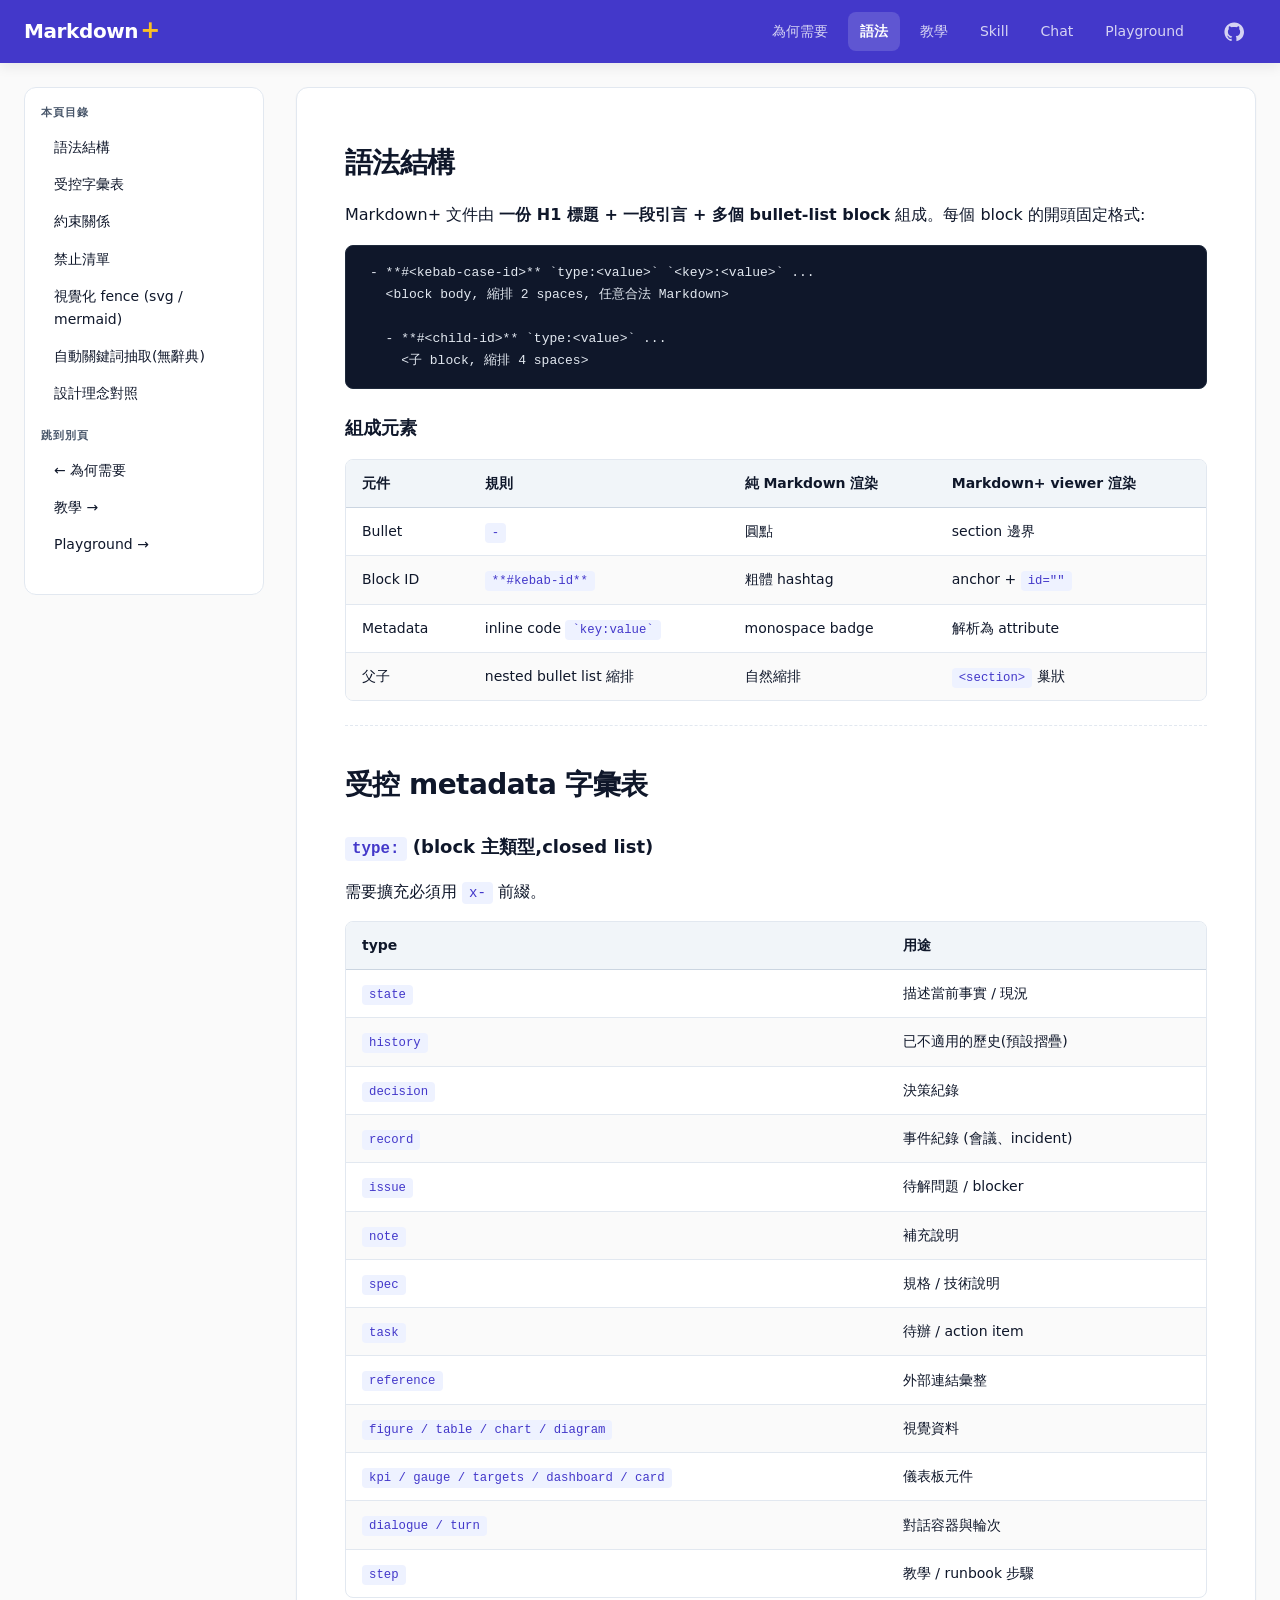
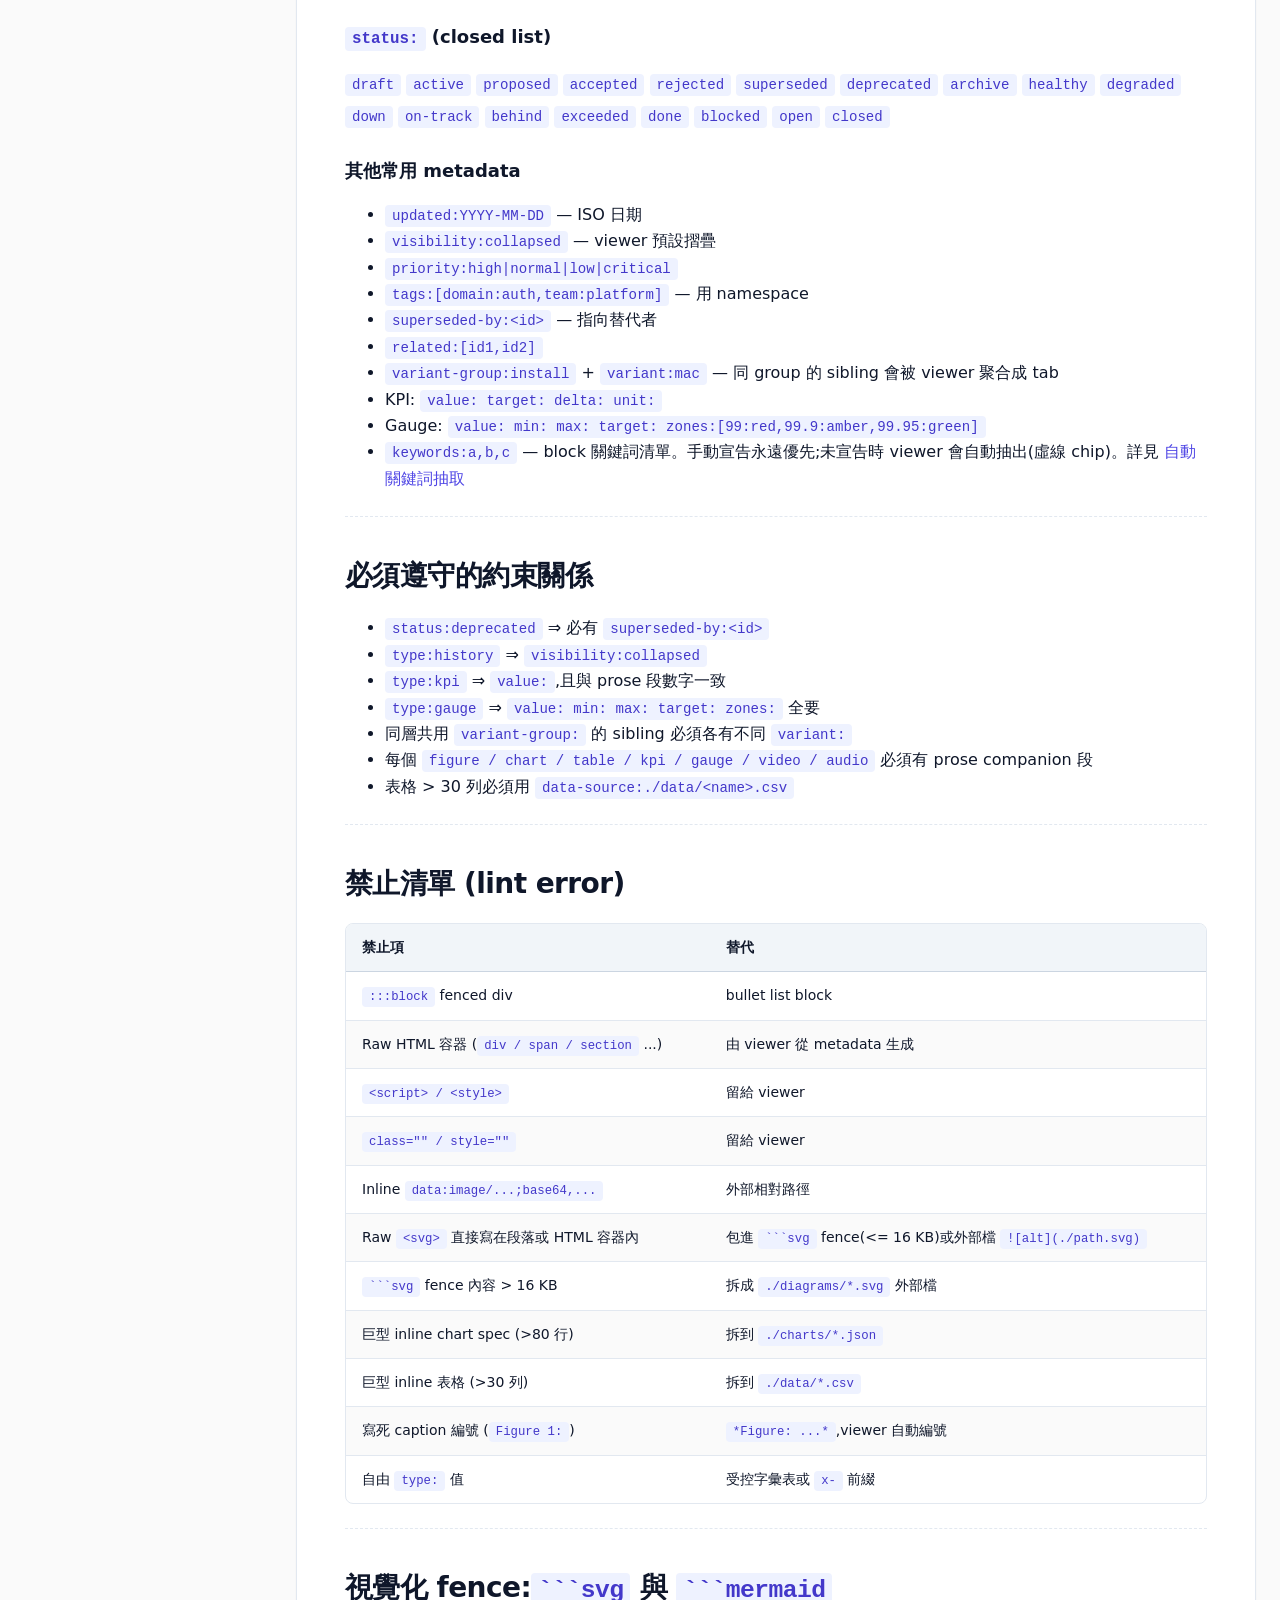
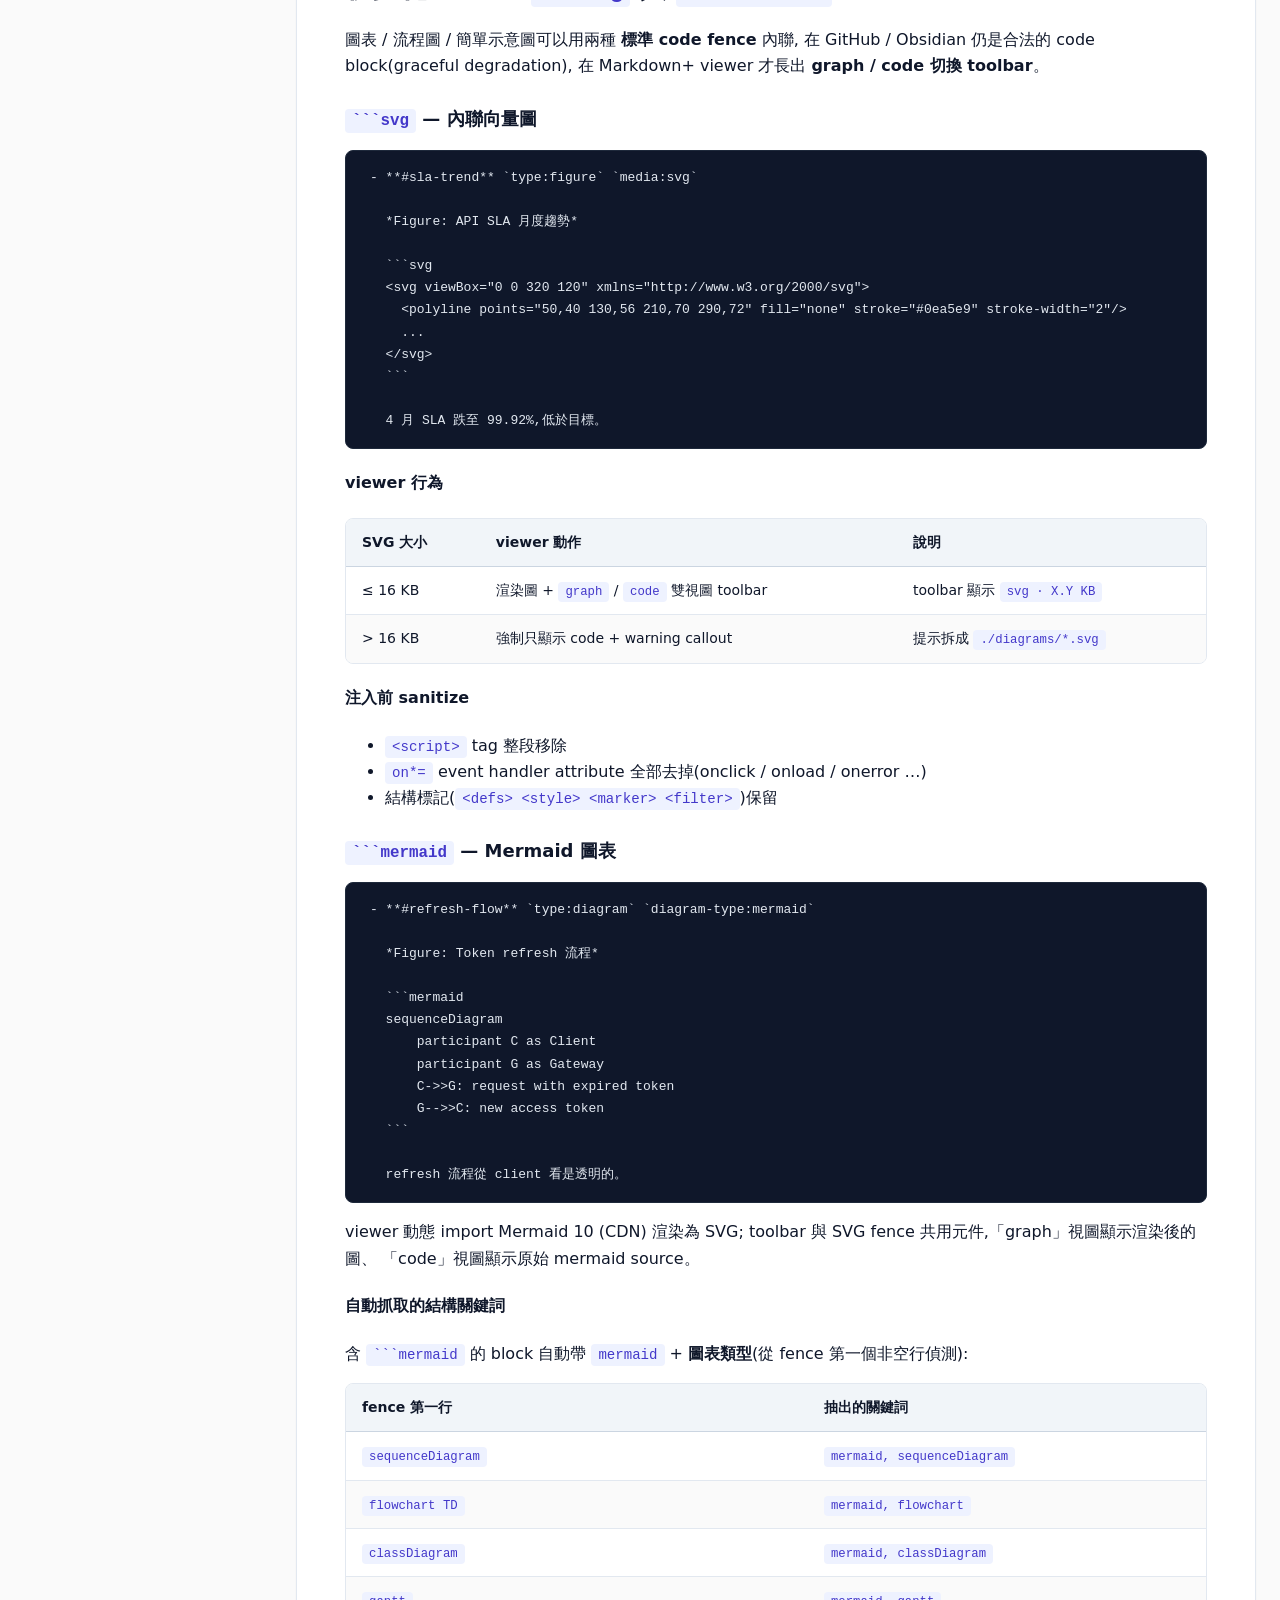
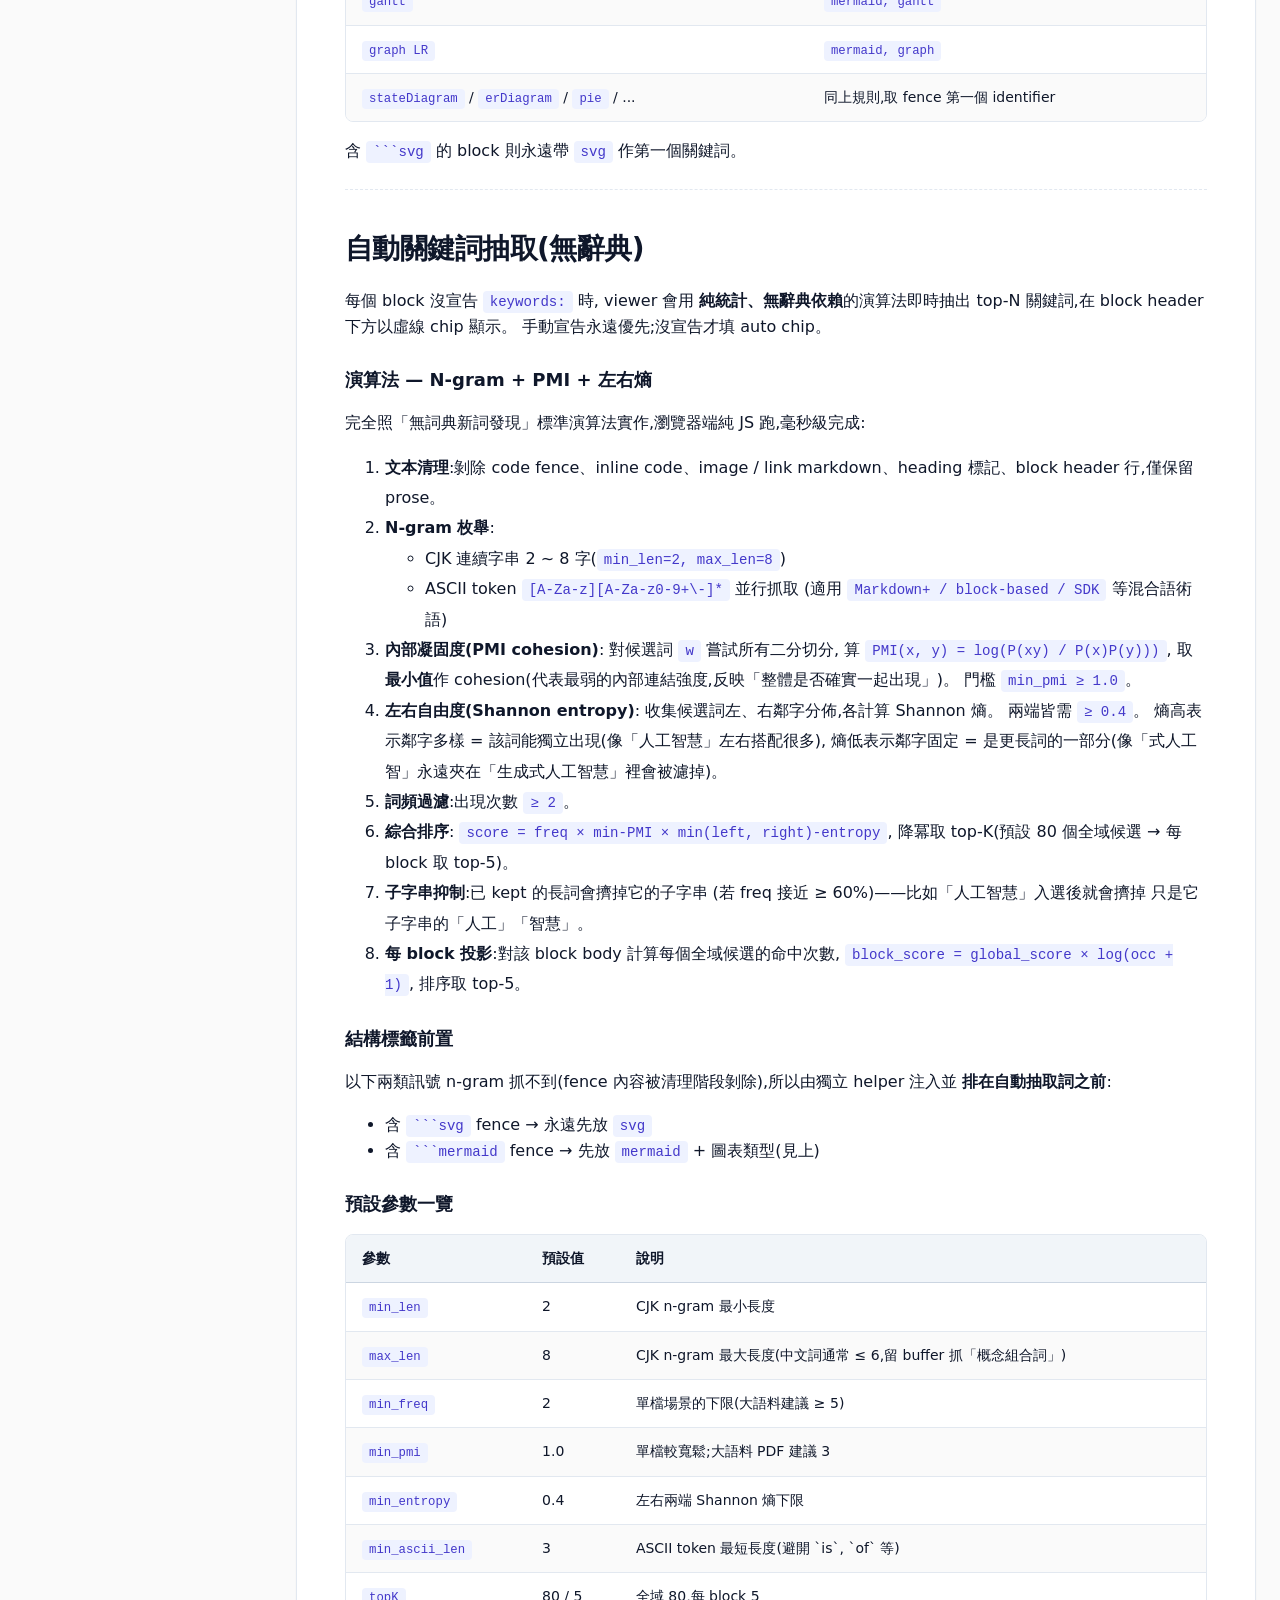
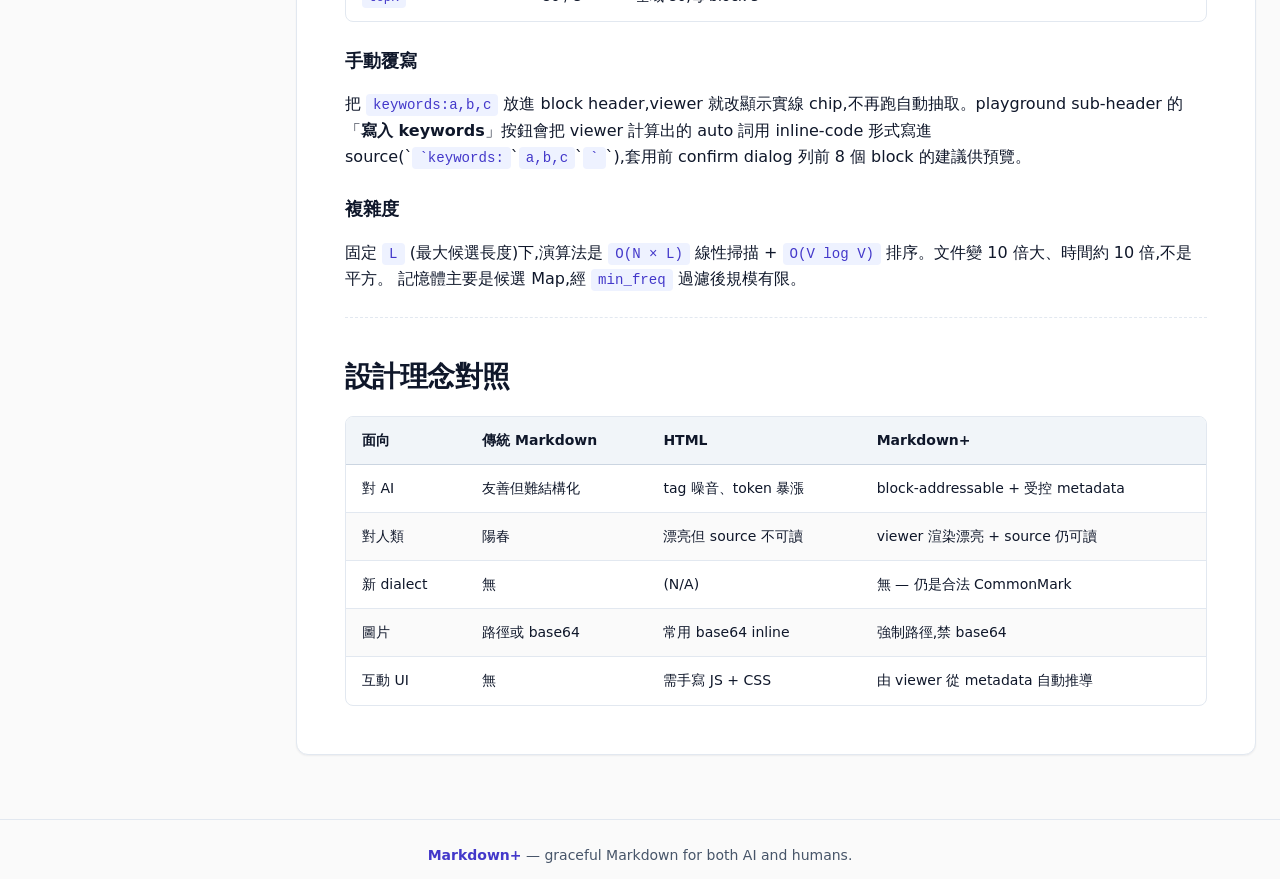
<file: public/syntax.html>
<!DOCTYPE html>
<html lang="zh-Hant">
<head>
<meta charset="UTF-8">
<meta name="viewport" content="width=device-width, initial-scale=1">
<title>Markdown+ — 語法結構與設計概念</title>
<link rel="icon" href="/favicon.svg" type="image/svg+xml">
<link rel="icon" href="/favicon.ico" sizes="any">
<link rel="apple-touch-icon" href="/apple-touch-icon.png">
<style>
/* ============================================================
   Markdown+ Site — Light theme, saturated indigo nav.
   Stage 0 baseline: design tokens, base styles, marketing components.
   ============================================================ */

/* ---- Design tokens ---- */
:root {
  /* Neutrals */
  --bg:            #ffffff;
  --bg-subtle:     #fafafa;
  --surface:       #ffffff;
  --surface-2:     #f1f5f9;
  --surface-3:     #e2e8f0;
  --border:        #e2e8f0;
  --border-strong: #cbd5e1;

  /* Text */
  --text:          #0f172a;
  --text-muted:    #475569;
  --text-faint:    #94a3b8;

  /* Accent — saturated indigo */
  --accent:        #4f46e5;        /* indigo-600,  body / button bg */
  --accent-deep:   #4338ca;        /* indigo-700,  nav bg */
  --accent-hover:  #3730a3;        /* indigo-800 */
  --accent-soft:   #eef2ff;        /* indigo-50,  tint surface */
  --accent-on:     #ffffff;        /* text on accent */

  /* Secondary accent — cyan for "+" and code highlights */
  --accent-2:      #0891b2;        /* cyan-600 */
  --accent-2-soft: #ecfeff;        /* cyan-50 */

  /* Semantic */
  --ok:            #16a34a;
  --ok-soft:       #dcfce7;
  --warn:          #d97706;
  --warn-soft:     #fef3c7;
  --err:           #dc2626;
  --err-soft:      #fee2e2;

  /* Code surface (always dark for legibility) */
  --code-bg:       #0f172a;
  --code-text:     #e2e8f0;
  --code-muted:    #94a3b8;
  --code-keyword:  #c4b5fd;
  --code-string:   #86efac;
  --code-comment:  #64748b;

  /* Typography */
  --font-sans: "Inter", "Geist", -apple-system, BlinkMacSystemFont, "Segoe UI",
               "PingFang TC", "Noto Sans TC", system-ui, sans-serif;
  --font-mono: "JetBrains Mono", "Geist Mono", "SF Mono", ui-monospace, Menlo,
               Consolas, monospace;

  /* Spacing scale (4-base) */
  --sp-1:  4px;
  --sp-2:  8px;
  --sp-3:  12px;
  --sp-4:  16px;
  --sp-5:  24px;
  --sp-6:  32px;
  --sp-7:  48px;
  --sp-8:  64px;

  /* Radius */
  --r-sm:  4px;
  --r-md:  8px;
  --r-lg:  12px;
  --r-xl:  16px;
  --r-full: 999px;

  /* Shadow */
  --sh-sm: 0 1px 2px rgba(15, 23, 42, 0.06);
  --sh-md: 0 4px 12px rgba(15, 23, 42, 0.08);
  --sh-lg: 0 12px 32px rgba(15, 23, 42, 0.12);
  --sh-accent: 0 4px 12px rgba(79, 70, 229, 0.25);

  /* Motion */
  --t-fast: 120ms ease-out;
  --t-slow: 240ms cubic-bezier(0.2, 0.8, 0.2, 1);
}

/* ---- Reset & Base ---- */
*, *::before, *::after { box-sizing: border-box; }
html, body { margin: 0; padding: 0; }
html { scroll-behavior: smooth; }
body {
  background: var(--bg);
  color: var(--text);
  font: 16px/1.65 var(--font-sans);
  -webkit-font-smoothing: antialiased;
  text-rendering: optimizeLegibility;
}
a { color: var(--accent); text-decoration: none; transition: color var(--t-fast); }
a:hover { color: var(--accent-hover); }
img { max-width: 100%; height: auto; }
::selection { background: var(--accent-soft); color: var(--accent-deep); }

button, input, select, textarea { font: inherit; color: inherit; }

/* ---- Nav (the signature element) ---- */
.site-nav {
  position: sticky;
  top: 0;
  z-index: 50;
  background: var(--accent-deep);
  color: var(--accent-on);
  box-shadow: var(--sh-md);
}
.site-nav-inner {
  max-width: 1280px;
  margin: 0 auto;
  padding: var(--sp-3) var(--sp-5);
  display: flex;
  align-items: center;
  gap: var(--sp-5);
}
.site-logo {
  font-weight: 800;
  font-size: 20px;
  letter-spacing: -0.02em;
  color: var(--accent-on);
  text-decoration: none;
  display: flex;
  align-items: baseline;
  gap: 2px;
}
.site-logo span {
  color: #fbbf24;       /* amber-400, contrasts beautifully with indigo */
  font-size: 24px;
  line-height: 1;
}
.site-nav-links {
  display: flex;
  gap: var(--sp-2);
  margin-left: auto;
  font-size: 14px;
}
.site-nav-links a {
  color: rgba(255, 255, 255, 0.78);
  padding: var(--sp-2) var(--sp-3);
  border-radius: var(--r-md);
  transition: background var(--t-fast), color var(--t-fast);
}
.site-nav-links a:hover {
  color: var(--accent-on);
  background: rgba(255, 255, 255, 0.1);
}
.site-nav-links a.active {
  color: var(--accent-on);
  background: rgba(255, 255, 255, 0.15);
  font-weight: 600;
}


/* GitHub icon in nav */
.site-nav-github {
  display: inline-flex;
  align-items: center;
  justify-content: center;
  padding: 6px 8px;
  color: rgba(255, 255, 255, 0.78);
  border-radius: var(--r-md);
  transition: background var(--t-fast), color var(--t-fast);
  margin-left: var(--sp-2);
}
.site-nav-github:hover {
  color: var(--accent-on);
  background: rgba(255, 255, 255, 0.1);
}
.site-nav-github svg { display: block; }
/* ---- Main containers ---- */
main.site-main {
  max-width: 880px;
  margin: 0 auto;
  padding: var(--sp-6) var(--sp-5) var(--sp-8);
}
main.site-main.wide { max-width: 1320px; }
main.site-main.bleed { max-width: none; padding: var(--sp-5); }

/* ---- Hero ---- */
.site-hero {
  padding: var(--sp-8) 0 var(--sp-6);
  text-align: center;
}
.site-hero h1 {
  font-size: clamp(36px, 5vw, 56px);
  line-height: 1.05;
  margin: 0 0 var(--sp-4);
  font-weight: 800;
  letter-spacing: -0.03em;
}
.site-hero h1 .accent {
  background: linear-gradient(135deg, var(--accent) 0%, var(--accent-2) 100%);
  -webkit-background-clip: text;
  background-clip: text;
  -webkit-text-fill-color: transparent;
}
.site-hero .lead {
  font-size: 18px;
  color: var(--text-muted);
  max-width: 680px;
  margin: 0 auto var(--sp-6);
  line-height: 1.65;
}
.site-cta {
  display: inline-flex;
  align-items: center;
  gap: var(--sp-3);
  flex-wrap: wrap;
  justify-content: center;
}

/* ---- Sections ---- */
.site-section {
  margin: var(--sp-7) 0;
}
.site-section h2 {
  font-size: 30px;
  margin: 0 0 var(--sp-3);
  letter-spacing: -0.02em;
  font-weight: 700;
}
.site-section h3 {
  font-size: 20px;
  margin: var(--sp-5) 0 var(--sp-2);
  font-weight: 600;
}
.site-section p { margin: var(--sp-3) 0; }
.site-section ul, .site-section ol { margin: var(--sp-3) 0; padding-left: 24px; }
.site-section li { margin: var(--sp-2) 0; }

/* ---- Buttons ---- */
.site-btn {
  display: inline-flex;
  align-items: center;
  gap: var(--sp-2);
  padding: 10px 20px;
  background: var(--accent);
  color: var(--accent-on);
  border-radius: var(--r-md);
  font-weight: 600;
  font-size: 15px;
  text-decoration: none;
  border: 1px solid var(--accent);
  cursor: pointer;
  transition: background var(--t-fast), transform var(--t-fast), box-shadow var(--t-fast);
}
.site-btn:hover {
  background: var(--accent-hover);
  border-color: var(--accent-hover);
  color: var(--accent-on);
  transform: translateY(-1px);
  box-shadow: var(--sh-accent);
}
.site-btn:active { transform: translateY(0); }
.site-btn.secondary {
  background: var(--surface);
  color: var(--text);
  border-color: var(--border-strong);
}
.site-btn.secondary:hover {
  background: var(--surface-2);
  color: var(--accent-deep);
  border-color: var(--accent);
  box-shadow: none;
}
.site-btn.ghost {
  background: transparent;
  border-color: transparent;
  color: var(--accent-deep);
}
.site-btn.ghost:hover { background: var(--accent-soft); box-shadow: none; }

/* ---- Pillars (3-up cards on landing) ---- */
.site-pillars {
  display: grid;
  grid-template-columns: repeat(auto-fit, minmax(240px, 1fr));
  gap: var(--sp-4);
  margin-top: var(--sp-5);
}
.site-pillar {
  padding: var(--sp-5);
  background: var(--surface);
  border: 1px solid var(--border);
  border-radius: var(--r-lg);
  transition: transform var(--t-fast), box-shadow var(--t-fast), border-color var(--t-fast);
}
.site-pillar:hover {
  transform: translateY(-2px);
  box-shadow: var(--sh-md);
  border-color: var(--accent);
}
.site-pillar h3 {
  font-size: 16px;
  margin: 0 0 var(--sp-2);
  color: var(--accent-deep);
  font-weight: 700;
}
.site-pillar p {
  font-size: 14px;
  color: var(--text-muted);
  margin: 0;
  line-height: 1.6;
}

/* ---- Code blocks ---- */
pre.site-code {
  font-family: var(--font-mono);
  background: var(--code-bg);
  color: var(--code-text);
  border-radius: var(--r-md);
  padding: var(--sp-4) var(--sp-5);
  overflow-x: auto;
  font-size: 13px;
  line-height: 1.7;
  margin: var(--sp-4) 0;
  position: relative;
  border: 1px solid #1e293b;
}
pre.site-code code { color: inherit; background: transparent; }
code.site-code-inline {
  font-family: var(--font-mono);
  background: var(--accent-soft);
  color: var(--accent-deep);
  padding: 2px 6px;
  border-radius: var(--r-sm);
  font-size: 0.88em;
  border: 1px solid transparent;
}

/* ---- Tables ---- */
table.site-table {
  width: 100%;
  border-collapse: separate;
  border-spacing: 0;
  margin: var(--sp-4) 0;
  font-size: 14px;
  border: 1px solid var(--border);
  border-radius: var(--r-md);
  overflow: hidden;
}
table.site-table th, table.site-table td {
  padding: var(--sp-3) var(--sp-4);
  text-align: left;
  border-bottom: 1px solid var(--border);
}
table.site-table thead th {
  background: var(--surface-2);
  font-weight: 600;
  color: var(--text);
  border-bottom: 1px solid var(--border-strong);
}
table.site-table tbody tr:nth-child(even) td { background: var(--bg-subtle); }
table.site-table tbody tr:last-child td { border-bottom: none; }
table.site-table tbody tr:hover td { background: var(--accent-soft); }

/* ---- Footer ---- */
footer.site-footer {
  border-top: 1px solid var(--border);
  padding: var(--sp-5);
  text-align: center;
  color: var(--text-muted);
  font-size: 14px;
  background: var(--bg-subtle);
}
footer.site-footer .footer-mark {
  color: var(--accent-deep);
  font-weight: 700;
}

/* ---- Tutorial step badges ---- */
.tutorial-step {
  display: inline-flex;
  align-items: center;
  justify-content: center;
  width: 32px;
  height: 32px;
  border-radius: var(--r-full);
  background: var(--accent);
  color: var(--accent-on);
  font-weight: 700;
  font-size: 14px;
  margin-right: var(--sp-2);
  vertical-align: middle;
}

/* ---- Section bands (break up vertical stack) ---- */
.band {
  width: 100%;
  padding: var(--sp-8) 0;
}
.band-inner {
  max-width: 1120px;
  margin: 0 auto;
  padding: 0 var(--sp-5);
}
.band-tight .band-inner { max-width: 880px; }
.band-tinted {
  background: linear-gradient(180deg, var(--accent-soft) 0%, var(--bg-subtle) 100%);
}
.band-dotted {
  background-color: var(--bg);
  background-image: radial-gradient(rgba(67, 56, 202, 0.10) 1px, transparent 1px);
  background-size: 24px 24px;
}
.band-dark {
  background:
    radial-gradient(circle at 20% 20%, rgba(99, 102, 241, 0.35) 0%, transparent 50%),
    radial-gradient(circle at 80% 80%, rgba(8, 145, 178, 0.30) 0%, transparent 50%),
    linear-gradient(180deg, #1e1b4b 0%, #0f172a 100%);
  color: #e2e8f0;
}
.band-dark h2, .band-dark h3 { color: #ffffff; }
.band-dark p { color: rgba(226, 232, 240, 0.8); }
.band-dark a { color: #c4b5fd; }
.band-dark code.site-code-inline {
  background: rgba(255, 255, 255, 0.1);
  color: #c4b5fd;
  border-color: rgba(255, 255, 255, 0.15);
}
.band-accent {
  background: linear-gradient(135deg, var(--accent) 0%, var(--accent-deep) 100%);
  color: var(--accent-on);
  text-align: center;
  padding: var(--sp-7) 0;
}
.band-accent h2 { color: var(--accent-on); }
.band-accent p { color: rgba(255, 255, 255, 0.85); }
.band-accent .site-btn {
  background: var(--accent-on);
  color: var(--accent-deep);
  border-color: var(--accent-on);
}
.band-accent .site-btn:hover {
  background: #f5f3ff;
  color: var(--accent-deep);
  border-color: #f5f3ff;
  box-shadow: 0 4px 12px rgba(0, 0, 0, 0.2);
}

/* ---- Hero 2-col ---- */
.hero-grid {
  display: grid;
  grid-template-columns: 1.05fr 1fr;
  gap: var(--sp-7);
  align-items: center;
  padding: var(--sp-7) 0 var(--sp-8);
  max-width: 1200px;
  margin: 0 auto;
}
@media (max-width: 960px) {
  .hero-grid { grid-template-columns: 1fr; gap: var(--sp-5); padding: var(--sp-6) var(--sp-4); }
}
.hero-grid .hero-text { padding: 0 var(--sp-5); }
.hero-grid h1 {
  font-size: clamp(34px, 4.5vw, 52px);
  line-height: 1.05;
  margin: 0 0 var(--sp-4);
  font-weight: 800;
  letter-spacing: -0.03em;
}
.hero-grid h1 .accent {
  background: linear-gradient(135deg, var(--accent) 0%, var(--accent-2) 100%);
  -webkit-background-clip: text;
  background-clip: text;
  -webkit-text-fill-color: transparent;
}
.hero-grid .lead {
  font-size: 17px;
  color: var(--text-muted);
  margin: 0 0 var(--sp-5);
  line-height: 1.7;
}
.hero-tag {
  display: inline-flex;
  align-items: center;
  gap: var(--sp-2);
  padding: 4px 12px;
  background: var(--accent-soft);
  color: var(--accent-deep);
  border-radius: var(--r-full);
  font-size: 12px;
  font-weight: 600;
  letter-spacing: 0.04em;
  margin-bottom: var(--sp-3);
  border: 1px solid rgba(79, 70, 229, 0.2);
}
.hero-tag .dot {
  width: 6px;
  height: 6px;
  border-radius: var(--r-full);
  background: var(--accent);
  box-shadow: 0 0 0 4px rgba(79, 70, 229, 0.15);
}

/* ---- Mock browser window (hero visual) ---- */
.mock-window {
  background: var(--surface);
  border-radius: var(--r-lg);
  box-shadow: var(--sh-lg), 0 0 0 1px rgba(15, 23, 42, 0.05);
  overflow: hidden;
  font-size: 12px;
  transform: rotate(-1deg);
  transition: transform var(--t-slow);
  position: relative;
}
.mock-window:hover { transform: rotate(0) translateY(-2px); }
.mock-window::before {
  content: "";
  position: absolute;
  top: -40px;
  right: -40px;
  width: 200px;
  height: 200px;
  background: radial-gradient(circle, rgba(8, 145, 178, 0.25), transparent 70%);
  pointer-events: none;
}
.mock-chrome {
  display: flex;
  align-items: center;
  gap: var(--sp-2);
  padding: var(--sp-2) var(--sp-3);
  background: var(--surface-2);
  border-bottom: 1px solid var(--border);
}
.mock-chrome .dot {
  width: 10px;
  height: 10px;
  border-radius: var(--r-full);
}
.mock-chrome .dot:nth-child(1) { background: #f87171; }
.mock-chrome .dot:nth-child(2) { background: #fbbf24; }
.mock-chrome .dot:nth-child(3) { background: #4ade80; }
.mock-chrome .url {
  margin-left: var(--sp-3);
  padding: 3px 10px;
  background: var(--surface);
  border-radius: var(--r-full);
  font-family: var(--font-mono);
  font-size: 10px;
  color: var(--text-muted);
  border: 1px solid var(--border);
  flex: 1;
  max-width: 240px;
}
.mock-split {
  display: grid;
  grid-template-columns: 1fr 1fr;
  min-height: 280px;
}
.mock-source {
  padding: var(--sp-3);
  background: #0f172a;
  color: #e2e8f0;
  font-family: var(--font-mono);
  font-size: 11px;
  line-height: 1.75;
  overflow: hidden;
}
.mock-source .kw { color: #c4b5fd; }
.mock-source .meta { color: #67e8f9; }
.mock-source .com { color: #94a3b8; }
.mock-source .str { color: #86efac; }
.mock-preview {
  padding: var(--sp-3);
  background: var(--surface);
  font-size: 11px;
  line-height: 1.6;
  border-left: 1px solid var(--border);
}
.mock-preview .mock-block {
  padding: var(--sp-2);
  border-radius: var(--r-sm);
  margin-bottom: var(--sp-2);
  background: var(--bg-subtle);
  border: 1px solid var(--border);
}
.mock-preview .mock-block-title {
  font-weight: 600;
  font-size: 12px;
  margin-bottom: 4px;
  display: flex;
  align-items: center;
  gap: 6px;
}
.mock-preview .mock-pill {
  display: inline-block;
  padding: 1px 6px;
  font-size: 9px;
  border-radius: var(--r-full);
  font-weight: 600;
  text-transform: uppercase;
  letter-spacing: 0.04em;
}
.mock-preview .mock-pill.ok {
  background: var(--ok-soft);
  color: var(--ok);
}
.mock-preview .mock-pill.warn {
  background: var(--warn-soft);
  color: var(--warn);
}
.mock-preview .mock-kpi {
  font-size: 22px;
  font-weight: 700;
  color: var(--accent-deep);
  line-height: 1;
}
.mock-preview .mock-kpi-label {
  font-size: 9px;
  color: var(--text-muted);
  text-transform: uppercase;
  letter-spacing: 0.06em;
}
.mock-preview .mock-text {
  color: var(--text-muted);
  font-size: 11px;
}

/* ---- 2-col compare ---- */
.compare-grid {
  display: grid;
  grid-template-columns: 1fr 1fr;
  gap: var(--sp-5);
  margin-top: var(--sp-5);
}
@media (max-width: 720px) {
  .compare-grid { grid-template-columns: 1fr; }
}
.compare-card {
  background: var(--surface);
  border: 1px solid var(--border);
  border-radius: var(--r-lg);
  padding: var(--sp-5);
  box-shadow: var(--sh-sm);
}
.compare-card h3 {
  margin: 0 0 var(--sp-3);
  font-size: 18px;
  color: var(--accent-deep);
  display: flex;
  align-items: center;
  gap: var(--sp-2);
}
.compare-card .label {
  display: inline-block;
  font-size: 11px;
  padding: 2px 8px;
  border-radius: var(--r-full);
  font-weight: 600;
  letter-spacing: 0.05em;
  text-transform: uppercase;
}
.compare-card .label.bad {
  background: var(--err-soft);
  color: var(--err);
}
.compare-card .label.good {
  background: var(--ok-soft);
  color: var(--ok);
}
.compare-card.bad-card { border-left: 4px solid var(--err); }
.compare-card.good-card { border-left: 4px solid var(--ok); }

/* ---- Feature grid (2x3) ---- */
.feature-grid {
  display: grid;
  grid-template-columns: repeat(3, 1fr);
  gap: var(--sp-4);
  margin: var(--sp-5) 0;
}
@media (max-width: 720px) {
  .feature-grid { grid-template-columns: 1fr; }
}
.feature-card {
  background: var(--surface);
  border: 1px solid var(--border);
  border-radius: var(--r-lg);
  padding: var(--sp-5);
  transition: transform var(--t-fast), box-shadow var(--t-fast), border-color var(--t-fast);
}
.feature-card:hover {
  transform: translateY(-3px);
  box-shadow: var(--sh-md);
  border-color: var(--accent);
}
.feature-icon {
  display: inline-flex;
  align-items: center;
  justify-content: center;
  width: 40px;
  height: 40px;
  border-radius: var(--r-md);
  background: var(--accent-soft);
  color: var(--accent-deep);
  margin-bottom: var(--sp-3);
}
.feature-card h3 {
  margin: 0 0 var(--sp-2);
  font-size: 16px;
  font-weight: 700;
}
.feature-card p {
  margin: 0;
  font-size: 14px;
  color: var(--text-muted);
  line-height: 1.6;
}

/* ---- Side-by-side example block ---- */
.example-split {
  display: grid;
  grid-template-columns: 1fr 1fr;
  gap: var(--sp-4);
  margin: var(--sp-5) 0;
}
@media (max-width: 720px) {
  .example-split { grid-template-columns: 1fr; }
}
.example-split > * { min-width: 0; }
.example-split .example-label {
  font-size: 11px;
  font-weight: 600;
  color: var(--text-muted);
  letter-spacing: 0.08em;
  text-transform: uppercase;
  margin-bottom: var(--sp-2);
}

/* ---- Docs layout (sidebar + content) ---- */
.docs-layout {
  display: grid;
  grid-template-columns: 240px minmax(0, 1fr);
  gap: var(--sp-6);
  max-width: 1280px;
  margin: 0 auto;
  padding: var(--sp-5) var(--sp-5) var(--sp-8);
}
@media (max-width: 960px) {
  .docs-layout {
    grid-template-columns: 1fr;
    gap: var(--sp-4);
    padding: var(--sp-4);
  }
  .docs-sidebar { position: static !important; }
}
.docs-sidebar {
  position: sticky;
  top: calc(56px + var(--sp-4));
  align-self: start;
  max-height: calc(100vh - 96px);
  overflow-y: auto;
  padding: var(--sp-4);
  background: var(--surface);
  border: 1px solid var(--border);
  border-radius: var(--r-lg);
}
.docs-sidebar h4 {
  font-size: 11px;
  color: var(--text-muted);
  text-transform: uppercase;
  letter-spacing: 0.08em;
  margin: 0 0 var(--sp-2);
  font-weight: 700;
}
.docs-sidebar ol {
  list-style: none;
  padding: 0;
  margin: 0 0 var(--sp-4);
}
.docs-sidebar li { margin: 2px 0; }
.docs-sidebar a {
  display: block;
  padding: 6px 10px;
  border-radius: var(--r-md);
  color: var(--text);
  font-size: 14px;
  text-decoration: none;
  border-left: 3px solid transparent;
  transition: background var(--t-fast), color var(--t-fast), border-color var(--t-fast);
}
.docs-sidebar a:hover {
  background: var(--accent-soft);
  color: var(--accent-deep);
}
.docs-sidebar a.active {
  border-left-color: var(--accent);
  background: var(--accent-soft);
  color: var(--accent-deep);
  font-weight: 600;
}
.docs-content {
  background: var(--surface);
  border: 1px solid var(--border);
  border-radius: var(--r-lg);
  padding: var(--sp-6) var(--sp-7);
  box-shadow: var(--sh-sm);
}
.docs-content h2:first-child { margin-top: 0; }
.docs-content h2 {
  font-size: 28px;
  margin: var(--sp-6) 0 var(--sp-3);
  padding-top: var(--sp-3);
  letter-spacing: -0.02em;
  font-weight: 700;
  scroll-margin-top: 80px;
}
.docs-content h3 {
  font-size: 18px;
  margin: var(--sp-5) 0 var(--sp-2);
  font-weight: 600;
  scroll-margin-top: 80px;
}
.docs-content > p:first-of-type { margin-top: 0; }
.docs-content section { padding-top: var(--sp-2); }
.docs-content section + section { margin-top: var(--sp-5); border-top: 1px dashed var(--border); padding-top: var(--sp-5); }

/* ---- Tutorial step card ---- */
.step-card {
  background: var(--surface);
  border: 1px solid var(--border);
  border-radius: var(--r-lg);
  padding: var(--sp-5);
  margin: var(--sp-4) 0;
  box-shadow: var(--sh-sm);
  position: relative;
}
.step-card .step-head {
  display: flex;
  align-items: center;
  gap: var(--sp-3);
  margin-bottom: var(--sp-3);
}
.step-card h3 {
  margin: 0;
  font-size: 20px;
  font-weight: 700;
}

/* ---- Responsive ---- */
@media (max-width: 720px) {
  .site-nav-inner { padding: var(--sp-3); gap: var(--sp-3); }
  .site-nav-links { gap: 0; font-size: 13px; }
  .site-hero { padding: var(--sp-6) 0 var(--sp-5); }
  .site-section { margin: var(--sp-6) 0; }
  .band { padding: var(--sp-6) 0; }
}

</style>
</head>
<body class="page-marketing" style="background: var(--bg-subtle);">

<nav class="site-nav">
  <div class="site-nav-inner">
    <a class="site-logo" href="./index.html">Markdown<span>+</span></a>
    <div class="site-nav-links">
      <a href="./index.html">為何需要</a>
      <a href="./syntax.html" class="active">語法</a>
      <a href="./tutorial.html">教學</a>
      <a href="./skill.html">Skill</a>
      <a href="./chat.html">Chat</a>
      <a href="./playground.html">Playground</a>
      <a class="site-nav-github" href="https://github.com/AllanYiin/markdown_plus" target="_blank" rel="noopener" aria-label="GitHub repository" title="GitHub repository">
        <svg viewBox="0 0 24 24" width="20" height="20" fill="currentColor" aria-hidden="true">
          <path d="M12 .5C5.65.5.5 5.65.5 12c0 5.08 3.29 9.39 7.86 10.91.58.11.79-.25.79-.55v-2.13c-3.2.7-3.87-1.36-3.87-1.36-.52-1.33-1.27-1.68-1.27-1.68-1.04-.71.08-.7.08-.7 1.15.08 1.76 1.18 1.76 1.18 1.02 1.75 2.68 1.24 3.34.95.1-.74.4-1.24.72-1.53-2.55-.29-5.24-1.28-5.24-5.7 0-1.26.45-2.29 1.18-3.1-.12-.29-.51-1.46.11-3.04 0 0 .97-.31 3.17 1.18.92-.26 1.91-.39 2.89-.39.98 0 1.97.13 2.89.39 2.2-1.49 3.17-1.18 3.17-1.18.62 1.58.23 2.75.11 3.04.74.81 1.18 1.84 1.18 3.1 0 4.43-2.7 5.4-5.27 5.69.41.36.78 1.06.78 2.14v3.17c0 .31.21.67.8.55C20.71 21.38 24 17.08 24 12 24 5.65 18.85.5 12.5.5Z"/>
        </svg>
      </a>
    </div>
  </div>
</nav>

<div class="docs-layout">

  <!-- ===== Sidebar TOC ===== -->
  <aside class="docs-sidebar">
    <h4>本頁目錄</h4>
    <ol>
      <li><a href="#structure" class="docs-link">語法結構</a></li>
      <li><a href="#vocab">受控字彙表</a></li>
      <li><a href="#constraints">約束關係</a></li>
      <li><a href="#forbidden">禁止清單</a></li>
      <li><a href="#viz-fences">視覺化 fence (svg / mermaid)</a></li>
      <li><a href="#keywords">自動關鍵詞抽取(無辭典)</a></li>
      <li><a href="#philosophy">設計理念對照</a></li>
    </ol>
    <h4>跳到別頁</h4>
    <ol>
      <li><a href="./index.html">← 為何需要</a></li>
      <li><a href="./tutorial.html">教學 →</a></li>
      <li><a href="./playground.html">Playground →</a></li>
    </ol>
  </aside>

  <!-- ===== Content card ===== -->
  <article class="docs-content">

    <section id="structure">
      <h2>語法結構</h2>
      <p>
        Markdown+ 文件由
        <strong>一份 H1 標題 + 一段引言 + 多個 bullet-list block</strong>
        組成。每個 block 的開頭固定格式:
      </p>
      <pre class="site-code"><code>- **#&lt;kebab-case-id&gt;** `type:&lt;value&gt;` `&lt;key&gt;:&lt;value&gt;` ...
  &lt;block body, 縮排 2 spaces, 任意合法 Markdown&gt;

  - **#&lt;child-id&gt;** `type:&lt;value&gt;` ...
    &lt;子 block, 縮排 4 spaces&gt;</code></pre>

      <h3>組成元素</h3>
      <table class="site-table">
        <thead><tr><th>元件</th><th>規則</th><th>純 Markdown 渲染</th><th>Markdown+ viewer 渲染</th></tr></thead>
        <tbody>
          <tr><td>Bullet</td><td><code class="site-code-inline">- </code></td><td>圓點</td><td>section 邊界</td></tr>
          <tr><td>Block ID</td><td><code class="site-code-inline">**#kebab-id**</code></td><td>粗體 hashtag</td><td>anchor + <code class="site-code-inline">id=""</code></td></tr>
          <tr><td>Metadata</td><td>inline code <code class="site-code-inline">`key:value`</code></td><td>monospace badge</td><td>解析為 attribute</td></tr>
          <tr><td>父子</td><td>nested bullet list 縮排</td><td>自然縮排</td><td><code class="site-code-inline">&lt;section&gt;</code> 巢狀</td></tr>
        </tbody>
      </table>
    </section>

    <section id="vocab">
      <h2>受控 metadata 字彙表</h2>

      <h3><code class="site-code-inline">type:</code> (block 主類型,closed list)</h3>
      <p>需要擴充必須用 <code class="site-code-inline">x-</code> 前綴。</p>
      <table class="site-table">
        <thead><tr><th>type</th><th>用途</th></tr></thead>
        <tbody>
          <tr><td><code class="site-code-inline">state</code></td><td>描述當前事實 / 現況</td></tr>
          <tr><td><code class="site-code-inline">history</code></td><td>已不適用的歷史(預設摺疊)</td></tr>
          <tr><td><code class="site-code-inline">decision</code></td><td>決策紀錄</td></tr>
          <tr><td><code class="site-code-inline">record</code></td><td>事件紀錄 (會議、incident)</td></tr>
          <tr><td><code class="site-code-inline">issue</code></td><td>待解問題 / blocker</td></tr>
          <tr><td><code class="site-code-inline">note</code></td><td>補充說明</td></tr>
          <tr><td><code class="site-code-inline">spec</code></td><td>規格 / 技術說明</td></tr>
          <tr><td><code class="site-code-inline">task</code></td><td>待辦 / action item</td></tr>
          <tr><td><code class="site-code-inline">reference</code></td><td>外部連結彙整</td></tr>
          <tr><td><code class="site-code-inline">figure / table / chart / diagram</code></td><td>視覺資料</td></tr>
          <tr><td><code class="site-code-inline">kpi / gauge / targets / dashboard / card</code></td><td>儀表板元件</td></tr>
          <tr><td><code class="site-code-inline">dialogue / turn</code></td><td>對話容器與輪次</td></tr>
          <tr><td><code class="site-code-inline">step</code></td><td>教學 / runbook 步驟</td></tr>
        </tbody>
      </table>

      <h3><code class="site-code-inline">status:</code> (closed list)</h3>
      <p style="line-height: 2;">
        <code class="site-code-inline">draft</code>
        <code class="site-code-inline">active</code>
        <code class="site-code-inline">proposed</code>
        <code class="site-code-inline">accepted</code>
        <code class="site-code-inline">rejected</code>
        <code class="site-code-inline">superseded</code>
        <code class="site-code-inline">deprecated</code>
        <code class="site-code-inline">archive</code>
        <code class="site-code-inline">healthy</code>
        <code class="site-code-inline">degraded</code>
        <code class="site-code-inline">down</code>
        <code class="site-code-inline">on-track</code>
        <code class="site-code-inline">behind</code>
        <code class="site-code-inline">exceeded</code>
        <code class="site-code-inline">done</code>
        <code class="site-code-inline">blocked</code>
        <code class="site-code-inline">open</code>
        <code class="site-code-inline">closed</code>
      </p>

      <h3>其他常用 metadata</h3>
      <ul>
        <li><code class="site-code-inline">updated:YYYY-MM-DD</code> — ISO 日期</li>
        <li><code class="site-code-inline">visibility:collapsed</code> — viewer 預設摺疊</li>
        <li><code class="site-code-inline">priority:high|normal|low|critical</code></li>
        <li><code class="site-code-inline">tags:[domain:auth,team:platform]</code> — 用 namespace</li>
        <li><code class="site-code-inline">superseded-by:&lt;id&gt;</code> — 指向替代者</li>
        <li><code class="site-code-inline">related:[id1,id2]</code></li>
        <li><code class="site-code-inline">variant-group:install</code> + <code class="site-code-inline">variant:mac</code> — 同 group 的 sibling 會被 viewer 聚合成 tab</li>
        <li>KPI: <code class="site-code-inline">value: target: delta: unit:</code></li>
        <li>Gauge: <code class="site-code-inline">value: min: max: target: zones:[99:red,99.9:amber,99.95:green]</code></li>
        <li><code class="site-code-inline">keywords:a,b,c</code> — block 關鍵詞清單。手動宣告永遠優先;未宣告時 viewer 會自動抽出(虛線 chip)。詳見 <a href="#keywords">自動關鍵詞抽取</a></li>
      </ul>
    </section>

    <section id="constraints">
      <h2>必須遵守的約束關係</h2>
      <ul>
        <li><code class="site-code-inline">status:deprecated</code> ⇒ 必有 <code class="site-code-inline">superseded-by:&lt;id&gt;</code></li>
        <li><code class="site-code-inline">type:history</code> ⇒ <code class="site-code-inline">visibility:collapsed</code></li>
        <li><code class="site-code-inline">type:kpi</code> ⇒ <code class="site-code-inline">value:</code>,且與 prose 段數字一致</li>
        <li><code class="site-code-inline">type:gauge</code> ⇒ <code class="site-code-inline">value: min: max: target: zones:</code> 全要</li>
        <li>同層共用 <code class="site-code-inline">variant-group:</code> 的 sibling 必須各有不同 <code class="site-code-inline">variant:</code></li>
        <li>每個 <code class="site-code-inline">figure / chart / table / kpi / gauge / video / audio</code> 必須有 prose companion 段</li>
        <li>表格 > 30 列必須用 <code class="site-code-inline">data-source:./data/&lt;name&gt;.csv</code></li>
      </ul>
    </section>

    <section id="forbidden">
      <h2>禁止清單 (lint error)</h2>
      <table class="site-table">
        <thead><tr><th>禁止項</th><th>替代</th></tr></thead>
        <tbody>
          <tr><td><code class="site-code-inline">:::block</code> fenced div</td><td>bullet list block</td></tr>
          <tr><td>Raw HTML 容器 (<code class="site-code-inline">div / span / section</code> ...)</td><td>由 viewer 從 metadata 生成</td></tr>
          <tr><td><code class="site-code-inline">&lt;script&gt; / &lt;style&gt;</code></td><td>留給 viewer</td></tr>
          <tr><td><code class="site-code-inline">class="" / style=""</code></td><td>留給 viewer</td></tr>
          <tr><td>Inline <code class="site-code-inline">data:image/...;base64,...</code></td><td>外部相對路徑</td></tr>
          <tr><td>Raw <code class="site-code-inline">&lt;svg&gt;</code> 直接寫在段落或 HTML 容器內</td><td>包進 <code class="site-code-inline">```svg</code> fence(<= 16 KB)或外部檔 <code class="site-code-inline">![alt](./path.svg)</code></td></tr>
          <tr><td><code class="site-code-inline">```svg</code> fence 內容 &gt; 16 KB</td><td>拆成 <code class="site-code-inline">./diagrams/*.svg</code> 外部檔</td></tr>
          <tr><td>巨型 inline chart spec (>80 行)</td><td>拆到 <code class="site-code-inline">./charts/*.json</code></td></tr>
          <tr><td>巨型 inline 表格 (>30 列)</td><td>拆到 <code class="site-code-inline">./data/*.csv</code></td></tr>
          <tr><td>寫死 caption 編號 (<code class="site-code-inline">Figure 1:</code>)</td><td><code class="site-code-inline">*Figure: ...*</code>,viewer 自動編號</td></tr>
          <tr><td>自由 <code class="site-code-inline">type:</code> 值</td><td>受控字彙表或 <code class="site-code-inline">x-</code> 前綴</td></tr>
        </tbody>
      </table>
    </section>

    <section id="viz-fences">
      <h2>視覺化 fence:<code class="site-code-inline">```svg</code> 與 <code class="site-code-inline">```mermaid</code></h2>

      <p>
        圖表 / 流程圖 / 簡單示意圖可以用兩種 <strong>標準 code fence</strong> 內聯,
        在 GitHub / Obsidian 仍是合法的 code block(graceful degradation),
        在 Markdown+ viewer 才長出 <strong>graph / code 切換 toolbar</strong>。
      </p>

      <h3><code class="site-code-inline">```svg</code> — 內聯向量圖</h3>
      <pre class="site-code"><code>- **#sla-trend** `type:figure` `media:svg`

  *Figure: API SLA 月度趨勢*

  ```svg
  &lt;svg viewBox="0 0 320 120" xmlns="http://www.w3.org/2000/svg"&gt;
    &lt;polyline points="50,40 130,56 210,70 290,72" fill="none" stroke="#0ea5e9" stroke-width="2"/&gt;
    ...
  &lt;/svg&gt;
  ```

  4 月 SLA 跌至 99.92%,低於目標。</code></pre>

      <h4>viewer 行為</h4>
      <table class="site-table">
        <thead><tr><th>SVG 大小</th><th>viewer 動作</th><th>說明</th></tr></thead>
        <tbody>
          <tr><td>&le; 16 KB</td><td>渲染圖 + <code class="site-code-inline">graph</code> / <code class="site-code-inline">code</code> 雙視圖 toolbar</td><td>toolbar 顯示 <code class="site-code-inline">svg · X.Y KB</code></td></tr>
          <tr><td>&gt; 16 KB</td><td>強制只顯示 code + warning callout</td><td>提示拆成 <code class="site-code-inline">./diagrams/*.svg</code></td></tr>
        </tbody>
      </table>

      <h4>注入前 sanitize</h4>
      <ul>
        <li><code class="site-code-inline">&lt;script&gt;</code> tag 整段移除</li>
        <li><code class="site-code-inline">on*=</code> event handler attribute 全部去掉(onclick / onload / onerror …)</li>
        <li>結構標記(<code class="site-code-inline">&lt;defs&gt; &lt;style&gt; &lt;marker&gt; &lt;filter&gt;</code>)保留</li>
      </ul>

      <h3><code class="site-code-inline">```mermaid</code> — Mermaid 圖表</h3>
      <pre class="site-code"><code>- **#refresh-flow** `type:diagram` `diagram-type:mermaid`

  *Figure: Token refresh 流程*

  ```mermaid
  sequenceDiagram
      participant C as Client
      participant G as Gateway
      C-&gt;&gt;G: request with expired token
      G--&gt;&gt;C: new access token
  ```

  refresh 流程從 client 看是透明的。</code></pre>

      <p>
        viewer 動態 import Mermaid 10 (CDN) 渲染為 SVG;
        toolbar 與 SVG fence 共用元件,「graph」視圖顯示渲染後的圖、
        「code」視圖顯示原始 mermaid source。
      </p>

      <h4>自動抓取的結構關鍵詞</h4>
      <p>
        含 <code class="site-code-inline">```mermaid</code> 的 block 自動帶
        <code class="site-code-inline">mermaid</code> +
        <strong>圖表類型</strong>(從 fence 第一個非空行偵測):
      </p>
      <table class="site-table">
        <thead><tr><th>fence 第一行</th><th>抽出的關鍵詞</th></tr></thead>
        <tbody>
          <tr><td><code class="site-code-inline">sequenceDiagram</code></td><td><code class="site-code-inline">mermaid, sequenceDiagram</code></td></tr>
          <tr><td><code class="site-code-inline">flowchart TD</code></td><td><code class="site-code-inline">mermaid, flowchart</code></td></tr>
          <tr><td><code class="site-code-inline">classDiagram</code></td><td><code class="site-code-inline">mermaid, classDiagram</code></td></tr>
          <tr><td><code class="site-code-inline">gantt</code></td><td><code class="site-code-inline">mermaid, gantt</code></td></tr>
          <tr><td><code class="site-code-inline">graph LR</code></td><td><code class="site-code-inline">mermaid, graph</code></td></tr>
          <tr><td><code class="site-code-inline">stateDiagram</code> / <code class="site-code-inline">erDiagram</code> / <code class="site-code-inline">pie</code> / ...</td><td>同上規則,取 fence 第一個 identifier</td></tr>
        </tbody>
      </table>
      <p>
        含 <code class="site-code-inline">```svg</code> 的 block 則永遠帶
        <code class="site-code-inline">svg</code> 作第一個關鍵詞。
      </p>
    </section>

    <section id="keywords">
      <h2>自動關鍵詞抽取(無辭典)</h2>

      <p>
        每個 block 沒宣告 <code class="site-code-inline">keywords:</code> 時,
        viewer 會用 <strong>純統計、無辭典依賴</strong>的演算法即時抽出
        top-N 關鍵詞,在 block header 下方以虛線 chip 顯示。
        手動宣告永遠優先;沒宣告才填 auto chip。
      </p>

      <h3>演算法 — N-gram + PMI + 左右熵</h3>
      <p>完全照「無詞典新詞發現」標準演算法實作,瀏覽器端純 JS 跑,毫秒級完成:</p>

      <ol style="line-height: 1.9;">
        <li>
          <strong>文本清理</strong>:剝除 code fence、inline code、image / link
          markdown、heading 標記、block header 行,僅保留 prose。
        </li>
        <li>
          <strong>N-gram 枚舉</strong>:
          <ul>
            <li>CJK 連續字串 2 ~ 8 字(<code class="site-code-inline">min_len=2, max_len=8</code>)</li>
            <li>ASCII token <code class="site-code-inline">[A-Za-z][A-Za-z0-9+\-]*</code> 並行抓取
              (適用 <code class="site-code-inline">Markdown+ / block-based / SDK</code> 等混合語術語)</li>
          </ul>
        </li>
        <li>
          <strong>內部凝固度(PMI cohesion)</strong>:
          對候選詞 <code class="site-code-inline">w</code> 嘗試所有二分切分,
          算 <code class="site-code-inline">PMI(x, y) = log(P(xy) / P(x)P(y)))</code>,
          取 <strong>最小值</strong>作 cohesion(代表最弱的內部連結強度,反映「整體是否確實一起出現」)。
          門檻 <code class="site-code-inline">min_pmi &ge; 1.0</code>。
        </li>
        <li>
          <strong>左右自由度(Shannon entropy)</strong>:
          收集候選詞左、右鄰字分佈,各計算 Shannon 熵。
          兩端皆需 <code class="site-code-inline">&ge; 0.4</code>。
          熵高表示鄰字多樣 = 該詞能獨立出現(像「人工智慧」左右搭配很多),
          熵低表示鄰字固定 = 是更長詞的一部分(像「式人工智」永遠夾在「生成式人工智慧」裡會被濾掉)。
        </li>
        <li>
          <strong>詞頻過濾</strong>:出現次數 <code class="site-code-inline">&ge; 2</code>。
        </li>
        <li>
          <strong>綜合排序</strong>:
          <code class="site-code-inline">score = freq &times; min-PMI &times; min(left, right)-entropy</code>,
          降冪取 top-K(預設 80 個全域候選 → 每 block 取 top-5)。
        </li>
        <li>
          <strong>子字串抑制</strong>:已 kept 的長詞會擠掉它的子字串
          (若 freq 接近 ≥ 60%)——比如「人工智慧」入選後就會擠掉
          只是它子字串的「人工」「智慧」。
        </li>
        <li>
          <strong>每 block 投影</strong>:對該 block body 計算每個全域候選的命中次數,
          <code class="site-code-inline">block_score = global_score &times; log(occ + 1)</code>,
          排序取 top-5。
        </li>
      </ol>

      <h3>結構標籤前置</h3>
      <p>
        以下兩類訊號 n-gram 抓不到(fence 內容被清理階段剝除),所以由獨立 helper 注入並 <strong>排在自動抽取詞之前</strong>:
      </p>
      <ul>
        <li>含 <code class="site-code-inline">```svg</code> fence → 永遠先放 <code class="site-code-inline">svg</code></li>
        <li>含 <code class="site-code-inline">```mermaid</code> fence → 先放 <code class="site-code-inline">mermaid</code> + 圖表類型(見上)</li>
      </ul>

      <h3>預設參數一覽</h3>
      <table class="site-table">
        <thead><tr><th>參數</th><th>預設值</th><th>說明</th></tr></thead>
        <tbody>
          <tr><td><code class="site-code-inline">min_len</code></td><td>2</td><td>CJK n-gram 最小長度</td></tr>
          <tr><td><code class="site-code-inline">max_len</code></td><td>8</td><td>CJK n-gram 最大長度(中文詞通常 ≤ 6,留 buffer 抓「概念組合詞」)</td></tr>
          <tr><td><code class="site-code-inline">min_freq</code></td><td>2</td><td>單檔場景的下限(大語料建議 &ge; 5)</td></tr>
          <tr><td><code class="site-code-inline">min_pmi</code></td><td>1.0</td><td>單檔較寬鬆;大語料 PDF 建議 3</td></tr>
          <tr><td><code class="site-code-inline">min_entropy</code></td><td>0.4</td><td>左右兩端 Shannon 熵下限</td></tr>
          <tr><td><code class="site-code-inline">min_ascii_len</code></td><td>3</td><td>ASCII token 最短長度(避開 `is`, `of` 等)</td></tr>
          <tr><td><code class="site-code-inline">topK</code></td><td>80 / 5</td><td>全域 80,每 block 5</td></tr>
        </tbody>
      </table>

      <h3>手動覆寫</h3>
      <p>
        把 <code class="site-code-inline">keywords:a,b,c</code> 放進 block header,viewer 就改顯示實線 chip,不再跑自動抽取。playground sub-header 的「<strong>寫入 keywords</strong>」按鈕會把 viewer 計算出的 auto 詞用 inline-code 形式寫進 source(`<code class="site-code-inline">`keywords:</code>`<code class="site-code-inline">a,b,c</code>`<code class="site-code-inline">`</code>`),套用前 confirm dialog 列前 8 個 block 的建議供預覽。
      </p>

      <h3>複雜度</h3>
      <p>
        固定 <code class="site-code-inline">L</code> (最大候選長度)下,演算法是
        <code class="site-code-inline">O(N &times; L)</code> 線性掃描 +
        <code class="site-code-inline">O(V log V)</code> 排序。文件變 10 倍大、時間約 10 倍,不是平方。
        記憶體主要是候選 Map,經 <code class="site-code-inline">min_freq</code> 過濾後規模有限。
      </p>
    </section>

    <section id="philosophy">
      <h2>設計理念對照</h2>
      <table class="site-table">
        <thead><tr><th>面向</th><th>傳統 Markdown</th><th>HTML</th><th>Markdown+</th></tr></thead>
        <tbody>
          <tr><td>對 AI</td><td>友善但難結構化</td><td>tag 噪音、token 暴漲</td><td>block-addressable + 受控 metadata</td></tr>
          <tr><td>對人類</td><td>陽春</td><td>漂亮但 source 不可讀</td><td>viewer 渲染漂亮 + source 仍可讀</td></tr>
          <tr><td>新 dialect</td><td>無</td><td>(N/A)</td><td>無 — 仍是合法 CommonMark</td></tr>
          <tr><td>圖片</td><td>路徑或 base64</td><td>常用 base64 inline</td><td>強制路徑,禁 base64</td></tr>
          <tr><td>互動 UI</td><td>無</td><td>需手寫 JS + CSS</td><td>由 viewer 從 metadata 自動推導</td></tr>
        </tbody>
      </table>
    </section>

  </article>
</div>

<footer class="site-footer">
  <span class="footer-mark">Markdown+</span> — graceful Markdown for both AI and humans.
</footer>

<script>
  // Sidebar scroll-spy
  (function () {
    const links = document.querySelectorAll(".docs-sidebar a[href^='#']");
    const targets = Array.from(links).map(a => ({
      link: a,
      el: document.querySelector(a.getAttribute("href"))
    })).filter(t => t.el);
    function update() {
      const y = window.scrollY + 90;
      let active = null;
      for (const t of targets) {
        if (t.el.offsetTop <= y) active = t;
      }
      for (const t of targets) t.link.classList.toggle("active", t === active);
    }
    update();
    window.addEventListener("scroll", update, { passive: true });
  })();
</script>
</body>
</html>
</file>
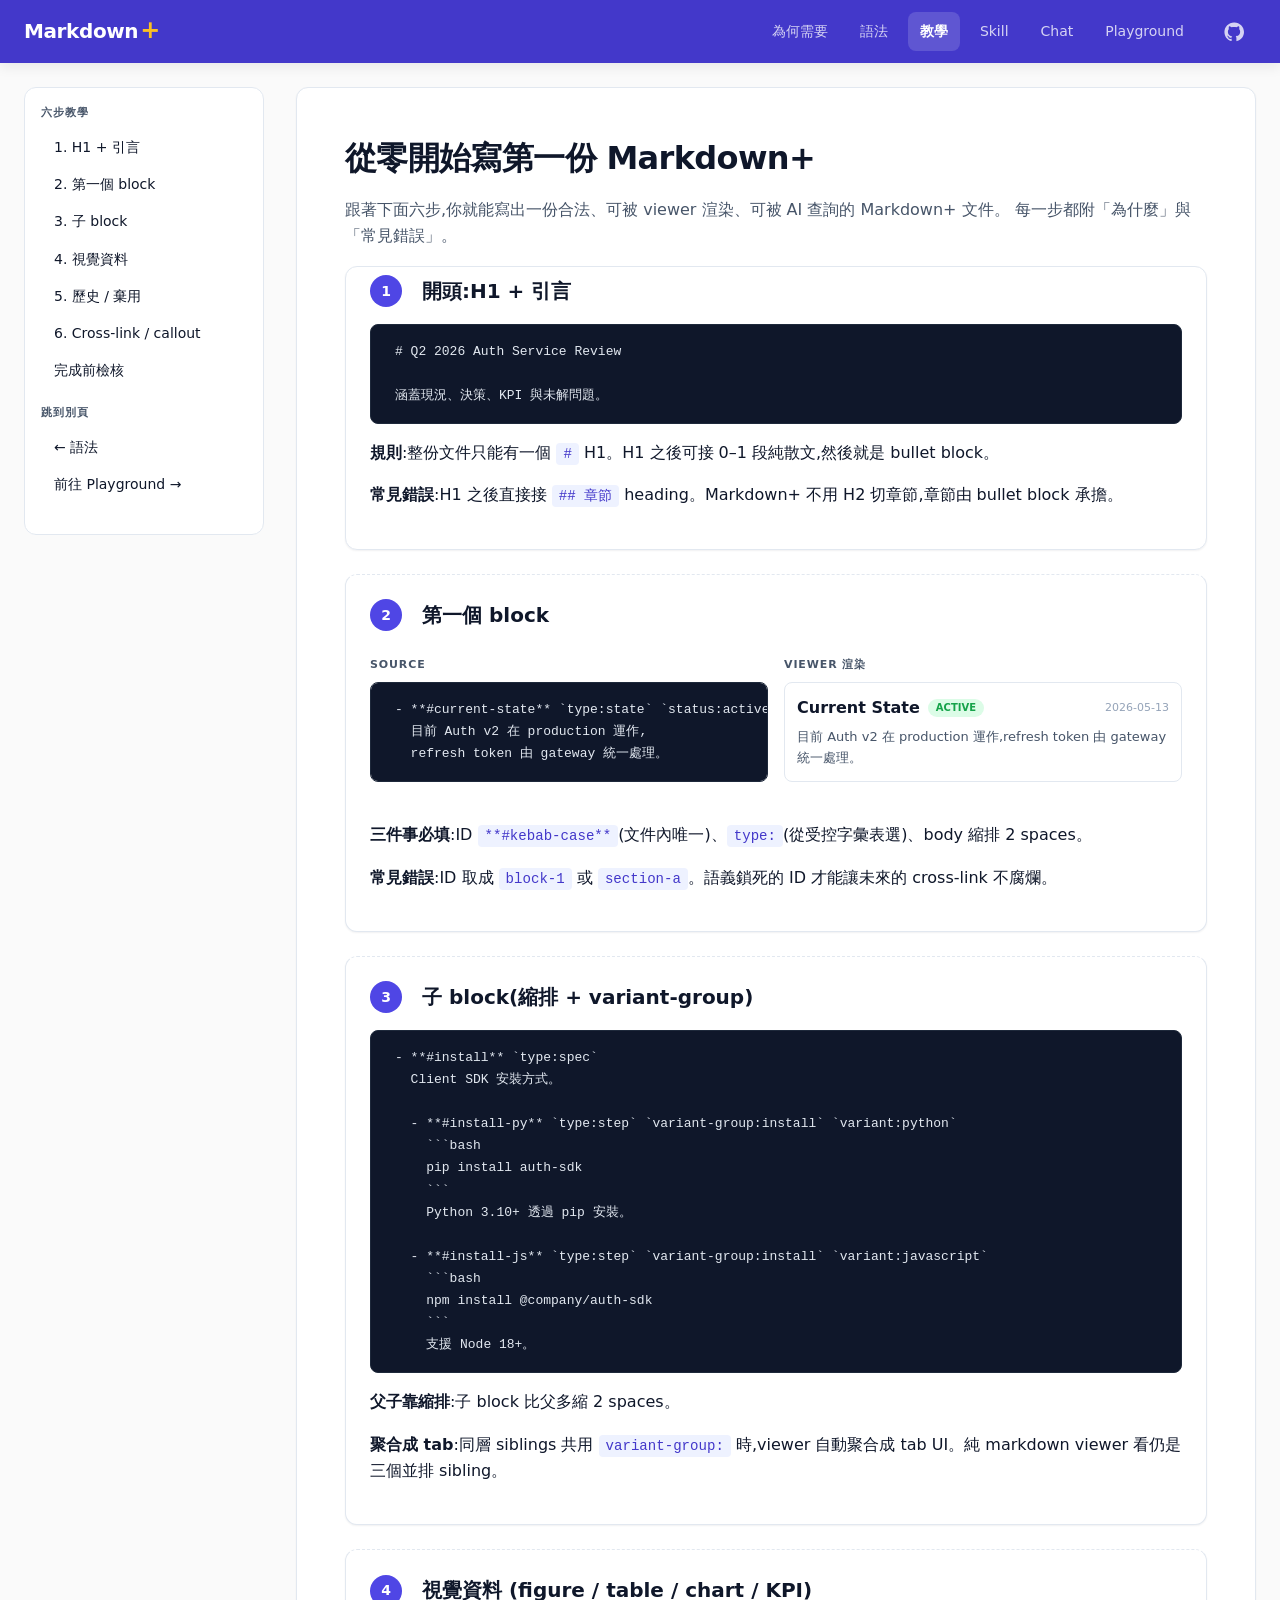
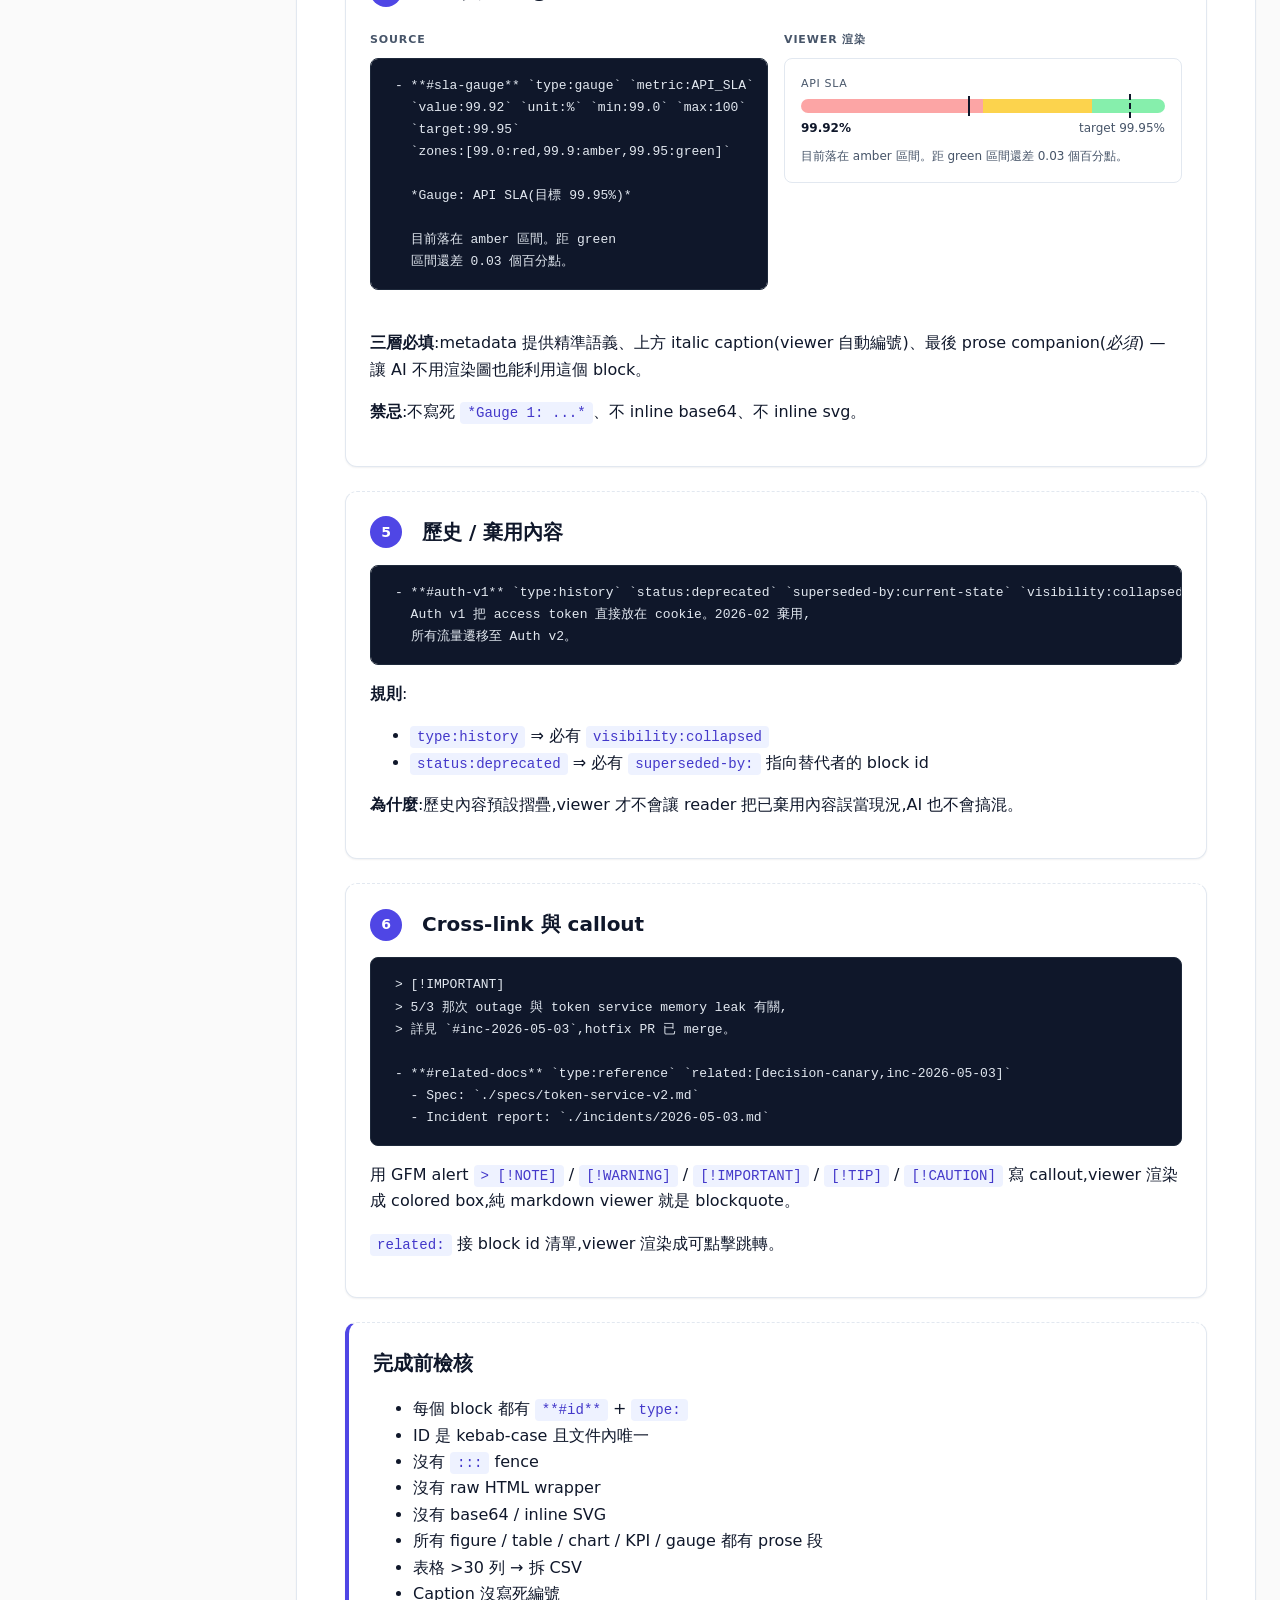
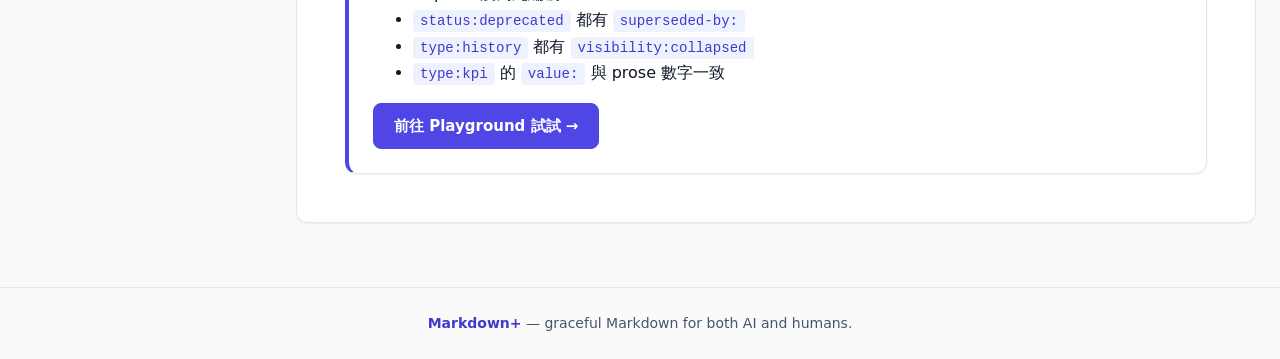
<file: public/tutorial.html>
<!DOCTYPE html>
<html lang="zh-Hant">
<head>
<meta charset="UTF-8">
<meta name="viewport" content="width=device-width, initial-scale=1">
<title>Markdown+ — 語法教學</title>
<link rel="icon" href="/favicon.svg" type="image/svg+xml">
<link rel="icon" href="/favicon.ico" sizes="any">
<link rel="apple-touch-icon" href="/apple-touch-icon.png">
<style>
/* ============================================================
   Markdown+ Site — Light theme, saturated indigo nav.
   Stage 0 baseline: design tokens, base styles, marketing components.
   ============================================================ */

/* ---- Design tokens ---- */
:root {
  /* Neutrals */
  --bg:            #ffffff;
  --bg-subtle:     #fafafa;
  --surface:       #ffffff;
  --surface-2:     #f1f5f9;
  --surface-3:     #e2e8f0;
  --border:        #e2e8f0;
  --border-strong: #cbd5e1;

  /* Text */
  --text:          #0f172a;
  --text-muted:    #475569;
  --text-faint:    #94a3b8;

  /* Accent — saturated indigo */
  --accent:        #4f46e5;        /* indigo-600,  body / button bg */
  --accent-deep:   #4338ca;        /* indigo-700,  nav bg */
  --accent-hover:  #3730a3;        /* indigo-800 */
  --accent-soft:   #eef2ff;        /* indigo-50,  tint surface */
  --accent-on:     #ffffff;        /* text on accent */

  /* Secondary accent — cyan for "+" and code highlights */
  --accent-2:      #0891b2;        /* cyan-600 */
  --accent-2-soft: #ecfeff;        /* cyan-50 */

  /* Semantic */
  --ok:            #16a34a;
  --ok-soft:       #dcfce7;
  --warn:          #d97706;
  --warn-soft:     #fef3c7;
  --err:           #dc2626;
  --err-soft:      #fee2e2;

  /* Code surface (always dark for legibility) */
  --code-bg:       #0f172a;
  --code-text:     #e2e8f0;
  --code-muted:    #94a3b8;
  --code-keyword:  #c4b5fd;
  --code-string:   #86efac;
  --code-comment:  #64748b;

  /* Typography */
  --font-sans: "Inter", "Geist", -apple-system, BlinkMacSystemFont, "Segoe UI",
               "PingFang TC", "Noto Sans TC", system-ui, sans-serif;
  --font-mono: "JetBrains Mono", "Geist Mono", "SF Mono", ui-monospace, Menlo,
               Consolas, monospace;

  /* Spacing scale (4-base) */
  --sp-1:  4px;
  --sp-2:  8px;
  --sp-3:  12px;
  --sp-4:  16px;
  --sp-5:  24px;
  --sp-6:  32px;
  --sp-7:  48px;
  --sp-8:  64px;

  /* Radius */
  --r-sm:  4px;
  --r-md:  8px;
  --r-lg:  12px;
  --r-xl:  16px;
  --r-full: 999px;

  /* Shadow */
  --sh-sm: 0 1px 2px rgba(15, 23, 42, 0.06);
  --sh-md: 0 4px 12px rgba(15, 23, 42, 0.08);
  --sh-lg: 0 12px 32px rgba(15, 23, 42, 0.12);
  --sh-accent: 0 4px 12px rgba(79, 70, 229, 0.25);

  /* Motion */
  --t-fast: 120ms ease-out;
  --t-slow: 240ms cubic-bezier(0.2, 0.8, 0.2, 1);
}

/* ---- Reset & Base ---- */
*, *::before, *::after { box-sizing: border-box; }
html, body { margin: 0; padding: 0; }
html { scroll-behavior: smooth; }
body {
  background: var(--bg);
  color: var(--text);
  font: 16px/1.65 var(--font-sans);
  -webkit-font-smoothing: antialiased;
  text-rendering: optimizeLegibility;
}
a { color: var(--accent); text-decoration: none; transition: color var(--t-fast); }
a:hover { color: var(--accent-hover); }
img { max-width: 100%; height: auto; }
::selection { background: var(--accent-soft); color: var(--accent-deep); }

button, input, select, textarea { font: inherit; color: inherit; }

/* ---- Nav (the signature element) ---- */
.site-nav {
  position: sticky;
  top: 0;
  z-index: 50;
  background: var(--accent-deep);
  color: var(--accent-on);
  box-shadow: var(--sh-md);
}
.site-nav-inner {
  max-width: 1280px;
  margin: 0 auto;
  padding: var(--sp-3) var(--sp-5);
  display: flex;
  align-items: center;
  gap: var(--sp-5);
}
.site-logo {
  font-weight: 800;
  font-size: 20px;
  letter-spacing: -0.02em;
  color: var(--accent-on);
  text-decoration: none;
  display: flex;
  align-items: baseline;
  gap: 2px;
}
.site-logo span {
  color: #fbbf24;       /* amber-400, contrasts beautifully with indigo */
  font-size: 24px;
  line-height: 1;
}
.site-nav-links {
  display: flex;
  gap: var(--sp-2);
  margin-left: auto;
  font-size: 14px;
}
.site-nav-links a {
  color: rgba(255, 255, 255, 0.78);
  padding: var(--sp-2) var(--sp-3);
  border-radius: var(--r-md);
  transition: background var(--t-fast), color var(--t-fast);
}
.site-nav-links a:hover {
  color: var(--accent-on);
  background: rgba(255, 255, 255, 0.1);
}
.site-nav-links a.active {
  color: var(--accent-on);
  background: rgba(255, 255, 255, 0.15);
  font-weight: 600;
}


/* GitHub icon in nav */
.site-nav-github {
  display: inline-flex;
  align-items: center;
  justify-content: center;
  padding: 6px 8px;
  color: rgba(255, 255, 255, 0.78);
  border-radius: var(--r-md);
  transition: background var(--t-fast), color var(--t-fast);
  margin-left: var(--sp-2);
}
.site-nav-github:hover {
  color: var(--accent-on);
  background: rgba(255, 255, 255, 0.1);
}
.site-nav-github svg { display: block; }
/* ---- Main containers ---- */
main.site-main {
  max-width: 880px;
  margin: 0 auto;
  padding: var(--sp-6) var(--sp-5) var(--sp-8);
}
main.site-main.wide { max-width: 1320px; }
main.site-main.bleed { max-width: none; padding: var(--sp-5); }

/* ---- Hero ---- */
.site-hero {
  padding: var(--sp-8) 0 var(--sp-6);
  text-align: center;
}
.site-hero h1 {
  font-size: clamp(36px, 5vw, 56px);
  line-height: 1.05;
  margin: 0 0 var(--sp-4);
  font-weight: 800;
  letter-spacing: -0.03em;
}
.site-hero h1 .accent {
  background: linear-gradient(135deg, var(--accent) 0%, var(--accent-2) 100%);
  -webkit-background-clip: text;
  background-clip: text;
  -webkit-text-fill-color: transparent;
}
.site-hero .lead {
  font-size: 18px;
  color: var(--text-muted);
  max-width: 680px;
  margin: 0 auto var(--sp-6);
  line-height: 1.65;
}
.site-cta {
  display: inline-flex;
  align-items: center;
  gap: var(--sp-3);
  flex-wrap: wrap;
  justify-content: center;
}

/* ---- Sections ---- */
.site-section {
  margin: var(--sp-7) 0;
}
.site-section h2 {
  font-size: 30px;
  margin: 0 0 var(--sp-3);
  letter-spacing: -0.02em;
  font-weight: 700;
}
.site-section h3 {
  font-size: 20px;
  margin: var(--sp-5) 0 var(--sp-2);
  font-weight: 600;
}
.site-section p { margin: var(--sp-3) 0; }
.site-section ul, .site-section ol { margin: var(--sp-3) 0; padding-left: 24px; }
.site-section li { margin: var(--sp-2) 0; }

/* ---- Buttons ---- */
.site-btn {
  display: inline-flex;
  align-items: center;
  gap: var(--sp-2);
  padding: 10px 20px;
  background: var(--accent);
  color: var(--accent-on);
  border-radius: var(--r-md);
  font-weight: 600;
  font-size: 15px;
  text-decoration: none;
  border: 1px solid var(--accent);
  cursor: pointer;
  transition: background var(--t-fast), transform var(--t-fast), box-shadow var(--t-fast);
}
.site-btn:hover {
  background: var(--accent-hover);
  border-color: var(--accent-hover);
  color: var(--accent-on);
  transform: translateY(-1px);
  box-shadow: var(--sh-accent);
}
.site-btn:active { transform: translateY(0); }
.site-btn.secondary {
  background: var(--surface);
  color: var(--text);
  border-color: var(--border-strong);
}
.site-btn.secondary:hover {
  background: var(--surface-2);
  color: var(--accent-deep);
  border-color: var(--accent);
  box-shadow: none;
}
.site-btn.ghost {
  background: transparent;
  border-color: transparent;
  color: var(--accent-deep);
}
.site-btn.ghost:hover { background: var(--accent-soft); box-shadow: none; }

/* ---- Pillars (3-up cards on landing) ---- */
.site-pillars {
  display: grid;
  grid-template-columns: repeat(auto-fit, minmax(240px, 1fr));
  gap: var(--sp-4);
  margin-top: var(--sp-5);
}
.site-pillar {
  padding: var(--sp-5);
  background: var(--surface);
  border: 1px solid var(--border);
  border-radius: var(--r-lg);
  transition: transform var(--t-fast), box-shadow var(--t-fast), border-color var(--t-fast);
}
.site-pillar:hover {
  transform: translateY(-2px);
  box-shadow: var(--sh-md);
  border-color: var(--accent);
}
.site-pillar h3 {
  font-size: 16px;
  margin: 0 0 var(--sp-2);
  color: var(--accent-deep);
  font-weight: 700;
}
.site-pillar p {
  font-size: 14px;
  color: var(--text-muted);
  margin: 0;
  line-height: 1.6;
}

/* ---- Code blocks ---- */
pre.site-code {
  font-family: var(--font-mono);
  background: var(--code-bg);
  color: var(--code-text);
  border-radius: var(--r-md);
  padding: var(--sp-4) var(--sp-5);
  overflow-x: auto;
  font-size: 13px;
  line-height: 1.7;
  margin: var(--sp-4) 0;
  position: relative;
  border: 1px solid #1e293b;
}
pre.site-code code { color: inherit; background: transparent; }
code.site-code-inline {
  font-family: var(--font-mono);
  background: var(--accent-soft);
  color: var(--accent-deep);
  padding: 2px 6px;
  border-radius: var(--r-sm);
  font-size: 0.88em;
  border: 1px solid transparent;
}

/* ---- Tables ---- */
table.site-table {
  width: 100%;
  border-collapse: separate;
  border-spacing: 0;
  margin: var(--sp-4) 0;
  font-size: 14px;
  border: 1px solid var(--border);
  border-radius: var(--r-md);
  overflow: hidden;
}
table.site-table th, table.site-table td {
  padding: var(--sp-3) var(--sp-4);
  text-align: left;
  border-bottom: 1px solid var(--border);
}
table.site-table thead th {
  background: var(--surface-2);
  font-weight: 600;
  color: var(--text);
  border-bottom: 1px solid var(--border-strong);
}
table.site-table tbody tr:nth-child(even) td { background: var(--bg-subtle); }
table.site-table tbody tr:last-child td { border-bottom: none; }
table.site-table tbody tr:hover td { background: var(--accent-soft); }

/* ---- Footer ---- */
footer.site-footer {
  border-top: 1px solid var(--border);
  padding: var(--sp-5);
  text-align: center;
  color: var(--text-muted);
  font-size: 14px;
  background: var(--bg-subtle);
}
footer.site-footer .footer-mark {
  color: var(--accent-deep);
  font-weight: 700;
}

/* ---- Tutorial step badges ---- */
.tutorial-step {
  display: inline-flex;
  align-items: center;
  justify-content: center;
  width: 32px;
  height: 32px;
  border-radius: var(--r-full);
  background: var(--accent);
  color: var(--accent-on);
  font-weight: 700;
  font-size: 14px;
  margin-right: var(--sp-2);
  vertical-align: middle;
}

/* ---- Section bands (break up vertical stack) ---- */
.band {
  width: 100%;
  padding: var(--sp-8) 0;
}
.band-inner {
  max-width: 1120px;
  margin: 0 auto;
  padding: 0 var(--sp-5);
}
.band-tight .band-inner { max-width: 880px; }
.band-tinted {
  background: linear-gradient(180deg, var(--accent-soft) 0%, var(--bg-subtle) 100%);
}
.band-dotted {
  background-color: var(--bg);
  background-image: radial-gradient(rgba(67, 56, 202, 0.10) 1px, transparent 1px);
  background-size: 24px 24px;
}
.band-dark {
  background:
    radial-gradient(circle at 20% 20%, rgba(99, 102, 241, 0.35) 0%, transparent 50%),
    radial-gradient(circle at 80% 80%, rgba(8, 145, 178, 0.30) 0%, transparent 50%),
    linear-gradient(180deg, #1e1b4b 0%, #0f172a 100%);
  color: #e2e8f0;
}
.band-dark h2, .band-dark h3 { color: #ffffff; }
.band-dark p { color: rgba(226, 232, 240, 0.8); }
.band-dark a { color: #c4b5fd; }
.band-dark code.site-code-inline {
  background: rgba(255, 255, 255, 0.1);
  color: #c4b5fd;
  border-color: rgba(255, 255, 255, 0.15);
}
.band-accent {
  background: linear-gradient(135deg, var(--accent) 0%, var(--accent-deep) 100%);
  color: var(--accent-on);
  text-align: center;
  padding: var(--sp-7) 0;
}
.band-accent h2 { color: var(--accent-on); }
.band-accent p { color: rgba(255, 255, 255, 0.85); }
.band-accent .site-btn {
  background: var(--accent-on);
  color: var(--accent-deep);
  border-color: var(--accent-on);
}
.band-accent .site-btn:hover {
  background: #f5f3ff;
  color: var(--accent-deep);
  border-color: #f5f3ff;
  box-shadow: 0 4px 12px rgba(0, 0, 0, 0.2);
}

/* ---- Hero 2-col ---- */
.hero-grid {
  display: grid;
  grid-template-columns: 1.05fr 1fr;
  gap: var(--sp-7);
  align-items: center;
  padding: var(--sp-7) 0 var(--sp-8);
  max-width: 1200px;
  margin: 0 auto;
}
@media (max-width: 960px) {
  .hero-grid { grid-template-columns: 1fr; gap: var(--sp-5); padding: var(--sp-6) var(--sp-4); }
}
.hero-grid .hero-text { padding: 0 var(--sp-5); }
.hero-grid h1 {
  font-size: clamp(34px, 4.5vw, 52px);
  line-height: 1.05;
  margin: 0 0 var(--sp-4);
  font-weight: 800;
  letter-spacing: -0.03em;
}
.hero-grid h1 .accent {
  background: linear-gradient(135deg, var(--accent) 0%, var(--accent-2) 100%);
  -webkit-background-clip: text;
  background-clip: text;
  -webkit-text-fill-color: transparent;
}
.hero-grid .lead {
  font-size: 17px;
  color: var(--text-muted);
  margin: 0 0 var(--sp-5);
  line-height: 1.7;
}
.hero-tag {
  display: inline-flex;
  align-items: center;
  gap: var(--sp-2);
  padding: 4px 12px;
  background: var(--accent-soft);
  color: var(--accent-deep);
  border-radius: var(--r-full);
  font-size: 12px;
  font-weight: 600;
  letter-spacing: 0.04em;
  margin-bottom: var(--sp-3);
  border: 1px solid rgba(79, 70, 229, 0.2);
}
.hero-tag .dot {
  width: 6px;
  height: 6px;
  border-radius: var(--r-full);
  background: var(--accent);
  box-shadow: 0 0 0 4px rgba(79, 70, 229, 0.15);
}

/* ---- Mock browser window (hero visual) ---- */
.mock-window {
  background: var(--surface);
  border-radius: var(--r-lg);
  box-shadow: var(--sh-lg), 0 0 0 1px rgba(15, 23, 42, 0.05);
  overflow: hidden;
  font-size: 12px;
  transform: rotate(-1deg);
  transition: transform var(--t-slow);
  position: relative;
}
.mock-window:hover { transform: rotate(0) translateY(-2px); }
.mock-window::before {
  content: "";
  position: absolute;
  top: -40px;
  right: -40px;
  width: 200px;
  height: 200px;
  background: radial-gradient(circle, rgba(8, 145, 178, 0.25), transparent 70%);
  pointer-events: none;
}
.mock-chrome {
  display: flex;
  align-items: center;
  gap: var(--sp-2);
  padding: var(--sp-2) var(--sp-3);
  background: var(--surface-2);
  border-bottom: 1px solid var(--border);
}
.mock-chrome .dot {
  width: 10px;
  height: 10px;
  border-radius: var(--r-full);
}
.mock-chrome .dot:nth-child(1) { background: #f87171; }
.mock-chrome .dot:nth-child(2) { background: #fbbf24; }
.mock-chrome .dot:nth-child(3) { background: #4ade80; }
.mock-chrome .url {
  margin-left: var(--sp-3);
  padding: 3px 10px;
  background: var(--surface);
  border-radius: var(--r-full);
  font-family: var(--font-mono);
  font-size: 10px;
  color: var(--text-muted);
  border: 1px solid var(--border);
  flex: 1;
  max-width: 240px;
}
.mock-split {
  display: grid;
  grid-template-columns: 1fr 1fr;
  min-height: 280px;
}
.mock-source {
  padding: var(--sp-3);
  background: #0f172a;
  color: #e2e8f0;
  font-family: var(--font-mono);
  font-size: 11px;
  line-height: 1.75;
  overflow: hidden;
}
.mock-source .kw { color: #c4b5fd; }
.mock-source .meta { color: #67e8f9; }
.mock-source .com { color: #94a3b8; }
.mock-source .str { color: #86efac; }
.mock-preview {
  padding: var(--sp-3);
  background: var(--surface);
  font-size: 11px;
  line-height: 1.6;
  border-left: 1px solid var(--border);
}
.mock-preview .mock-block {
  padding: var(--sp-2);
  border-radius: var(--r-sm);
  margin-bottom: var(--sp-2);
  background: var(--bg-subtle);
  border: 1px solid var(--border);
}
.mock-preview .mock-block-title {
  font-weight: 600;
  font-size: 12px;
  margin-bottom: 4px;
  display: flex;
  align-items: center;
  gap: 6px;
}
.mock-preview .mock-pill {
  display: inline-block;
  padding: 1px 6px;
  font-size: 9px;
  border-radius: var(--r-full);
  font-weight: 600;
  text-transform: uppercase;
  letter-spacing: 0.04em;
}
.mock-preview .mock-pill.ok {
  background: var(--ok-soft);
  color: var(--ok);
}
.mock-preview .mock-pill.warn {
  background: var(--warn-soft);
  color: var(--warn);
}
.mock-preview .mock-kpi {
  font-size: 22px;
  font-weight: 700;
  color: var(--accent-deep);
  line-height: 1;
}
.mock-preview .mock-kpi-label {
  font-size: 9px;
  color: var(--text-muted);
  text-transform: uppercase;
  letter-spacing: 0.06em;
}
.mock-preview .mock-text {
  color: var(--text-muted);
  font-size: 11px;
}

/* ---- 2-col compare ---- */
.compare-grid {
  display: grid;
  grid-template-columns: 1fr 1fr;
  gap: var(--sp-5);
  margin-top: var(--sp-5);
}
@media (max-width: 720px) {
  .compare-grid { grid-template-columns: 1fr; }
}
.compare-card {
  background: var(--surface);
  border: 1px solid var(--border);
  border-radius: var(--r-lg);
  padding: var(--sp-5);
  box-shadow: var(--sh-sm);
}
.compare-card h3 {
  margin: 0 0 var(--sp-3);
  font-size: 18px;
  color: var(--accent-deep);
  display: flex;
  align-items: center;
  gap: var(--sp-2);
}
.compare-card .label {
  display: inline-block;
  font-size: 11px;
  padding: 2px 8px;
  border-radius: var(--r-full);
  font-weight: 600;
  letter-spacing: 0.05em;
  text-transform: uppercase;
}
.compare-card .label.bad {
  background: var(--err-soft);
  color: var(--err);
}
.compare-card .label.good {
  background: var(--ok-soft);
  color: var(--ok);
}
.compare-card.bad-card { border-left: 4px solid var(--err); }
.compare-card.good-card { border-left: 4px solid var(--ok); }

/* ---- Feature grid (2x3) ---- */
.feature-grid {
  display: grid;
  grid-template-columns: repeat(3, 1fr);
  gap: var(--sp-4);
  margin: var(--sp-5) 0;
}
@media (max-width: 720px) {
  .feature-grid { grid-template-columns: 1fr; }
}
.feature-card {
  background: var(--surface);
  border: 1px solid var(--border);
  border-radius: var(--r-lg);
  padding: var(--sp-5);
  transition: transform var(--t-fast), box-shadow var(--t-fast), border-color var(--t-fast);
}
.feature-card:hover {
  transform: translateY(-3px);
  box-shadow: var(--sh-md);
  border-color: var(--accent);
}
.feature-icon {
  display: inline-flex;
  align-items: center;
  justify-content: center;
  width: 40px;
  height: 40px;
  border-radius: var(--r-md);
  background: var(--accent-soft);
  color: var(--accent-deep);
  margin-bottom: var(--sp-3);
}
.feature-card h3 {
  margin: 0 0 var(--sp-2);
  font-size: 16px;
  font-weight: 700;
}
.feature-card p {
  margin: 0;
  font-size: 14px;
  color: var(--text-muted);
  line-height: 1.6;
}

/* ---- Side-by-side example block ---- */
.example-split {
  display: grid;
  grid-template-columns: 1fr 1fr;
  gap: var(--sp-4);
  margin: var(--sp-5) 0;
}
@media (max-width: 720px) {
  .example-split { grid-template-columns: 1fr; }
}
.example-split > * { min-width: 0; }
.example-split .example-label {
  font-size: 11px;
  font-weight: 600;
  color: var(--text-muted);
  letter-spacing: 0.08em;
  text-transform: uppercase;
  margin-bottom: var(--sp-2);
}

/* ---- Docs layout (sidebar + content) ---- */
.docs-layout {
  display: grid;
  grid-template-columns: 240px minmax(0, 1fr);
  gap: var(--sp-6);
  max-width: 1280px;
  margin: 0 auto;
  padding: var(--sp-5) var(--sp-5) var(--sp-8);
}
@media (max-width: 960px) {
  .docs-layout {
    grid-template-columns: 1fr;
    gap: var(--sp-4);
    padding: var(--sp-4);
  }
  .docs-sidebar { position: static !important; }
}
.docs-sidebar {
  position: sticky;
  top: calc(56px + var(--sp-4));
  align-self: start;
  max-height: calc(100vh - 96px);
  overflow-y: auto;
  padding: var(--sp-4);
  background: var(--surface);
  border: 1px solid var(--border);
  border-radius: var(--r-lg);
}
.docs-sidebar h4 {
  font-size: 11px;
  color: var(--text-muted);
  text-transform: uppercase;
  letter-spacing: 0.08em;
  margin: 0 0 var(--sp-2);
  font-weight: 700;
}
.docs-sidebar ol {
  list-style: none;
  padding: 0;
  margin: 0 0 var(--sp-4);
}
.docs-sidebar li { margin: 2px 0; }
.docs-sidebar a {
  display: block;
  padding: 6px 10px;
  border-radius: var(--r-md);
  color: var(--text);
  font-size: 14px;
  text-decoration: none;
  border-left: 3px solid transparent;
  transition: background var(--t-fast), color var(--t-fast), border-color var(--t-fast);
}
.docs-sidebar a:hover {
  background: var(--accent-soft);
  color: var(--accent-deep);
}
.docs-sidebar a.active {
  border-left-color: var(--accent);
  background: var(--accent-soft);
  color: var(--accent-deep);
  font-weight: 600;
}
.docs-content {
  background: var(--surface);
  border: 1px solid var(--border);
  border-radius: var(--r-lg);
  padding: var(--sp-6) var(--sp-7);
  box-shadow: var(--sh-sm);
}
.docs-content h2:first-child { margin-top: 0; }
.docs-content h2 {
  font-size: 28px;
  margin: var(--sp-6) 0 var(--sp-3);
  padding-top: var(--sp-3);
  letter-spacing: -0.02em;
  font-weight: 700;
  scroll-margin-top: 80px;
}
.docs-content h3 {
  font-size: 18px;
  margin: var(--sp-5) 0 var(--sp-2);
  font-weight: 600;
  scroll-margin-top: 80px;
}
.docs-content > p:first-of-type { margin-top: 0; }
.docs-content section { padding-top: var(--sp-2); }
.docs-content section + section { margin-top: var(--sp-5); border-top: 1px dashed var(--border); padding-top: var(--sp-5); }

/* ---- Tutorial step card ---- */
.step-card {
  background: var(--surface);
  border: 1px solid var(--border);
  border-radius: var(--r-lg);
  padding: var(--sp-5);
  margin: var(--sp-4) 0;
  box-shadow: var(--sh-sm);
  position: relative;
}
.step-card .step-head {
  display: flex;
  align-items: center;
  gap: var(--sp-3);
  margin-bottom: var(--sp-3);
}
.step-card h3 {
  margin: 0;
  font-size: 20px;
  font-weight: 700;
}

/* ---- Responsive ---- */
@media (max-width: 720px) {
  .site-nav-inner { padding: var(--sp-3); gap: var(--sp-3); }
  .site-nav-links { gap: 0; font-size: 13px; }
  .site-hero { padding: var(--sp-6) 0 var(--sp-5); }
  .site-section { margin: var(--sp-6) 0; }
  .band { padding: var(--sp-6) 0; }
}

</style>
</head>
<body class="page-marketing" style="background: var(--bg-subtle);">

<nav class="site-nav">
  <div class="site-nav-inner">
    <a class="site-logo" href="./index.html">Markdown<span>+</span></a>
    <div class="site-nav-links">
      <a href="./index.html">為何需要</a>
      <a href="./syntax.html">語法</a>
      <a href="./tutorial.html" class="active">教學</a>
      <a href="./skill.html">Skill</a>
      <a href="./chat.html">Chat</a>
      <a href="./playground.html">Playground</a>
      <a class="site-nav-github" href="https://github.com/AllanYiin/markdown_plus" target="_blank" rel="noopener" aria-label="GitHub repository" title="GitHub repository">
        <svg viewBox="0 0 24 24" width="20" height="20" fill="currentColor" aria-hidden="true">
          <path d="M12 .5C5.65.5.5 5.65.5 12c0 5.08 3.29 9.39 7.86 10.91.58.11.79-.25.79-.55v-2.13c-3.2.7-3.87-1.36-3.87-1.36-.52-1.33-1.27-1.68-1.27-1.68-1.04-.71.08-.7.08-.7 1.15.08 1.76 1.18 1.76 1.18 1.02 1.75 2.68 1.24 3.34.95.1-.74.4-1.24.72-1.53-2.55-.29-5.24-1.28-5.24-5.7 0-1.26.45-2.29 1.18-3.1-.12-.29-.51-1.46.11-3.04 0 0 .97-.31 3.17 1.18.92-.26 1.91-.39 2.89-.39.98 0 1.97.13 2.89.39 2.2-1.49 3.17-1.18 3.17-1.18.62 1.58.23 2.75.11 3.04.74.81 1.18 1.84 1.18 3.1 0 4.43-2.7 5.4-5.27 5.69.41.36.78 1.06.78 2.14v3.17c0 .31.21.67.8.55C20.71 21.38 24 17.08 24 12 24 5.65 18.85.5 12.5.5Z"/>
        </svg>
      </a>
    </div>
  </div>
</nav>

<div class="docs-layout">

  <!-- ===== Sidebar ===== -->
  <aside class="docs-sidebar">
    <h4>六步教學</h4>
    <ol>
      <li><a href="#step-1" class="docs-link">1. H1 + 引言</a></li>
      <li><a href="#step-2">2. 第一個 block</a></li>
      <li><a href="#step-3">3. 子 block</a></li>
      <li><a href="#step-4">4. 視覺資料</a></li>
      <li><a href="#step-5">5. 歷史 / 棄用</a></li>
      <li><a href="#step-6">6. Cross-link / callout</a></li>
      <li><a href="#checklist">完成前檢核</a></li>
    </ol>
    <h4>跳到別頁</h4>
    <ol>
      <li><a href="./syntax.html">← 語法</a></li>
      <li><a href="./playground.html">前往 Playground →</a></li>
    </ol>
  </aside>

  <!-- ===== Content ===== -->
  <article class="docs-content">

    <h2 style="font-size:32px; margin-top:0;">從零開始寫第一份 Markdown+</h2>
    <p style="font-size:16px; color:var(--text-muted);">
      跟著下面六步,你就能寫出一份合法、可被 viewer 渲染、可被 AI 查詢的 Markdown+ 文件。
      每一步都附「為什麼」與「常見錯誤」。
    </p>

    <!-- Step 1 -->
    <section id="step-1" class="step-card">
      <div class="step-head">
        <span class="tutorial-step">1</span>
        <h3>開頭:H1 + 引言</h3>
      </div>
      <pre class="site-code"><code># Q2 2026 Auth Service Review

涵蓋現況、決策、KPI 與未解問題。</code></pre>
      <p><strong>規則</strong>:整份文件只能有一個 <code class="site-code-inline">#</code> H1。H1 之後可接 0–1 段純散文,然後就是 bullet block。</p>
      <p><strong>常見錯誤</strong>:H1 之後直接接 <code class="site-code-inline">## 章節</code> heading。Markdown+ 不用 H2 切章節,章節由 bullet block 承擔。</p>
    </section>

    <!-- Step 2 -->
    <section id="step-2" class="step-card">
      <div class="step-head">
        <span class="tutorial-step">2</span>
        <h3>第一個 block</h3>
      </div>
      <div class="example-split">
        <div>
          <div class="example-label">Source</div>
          <pre class="site-code" style="margin-top:0;"><code>- **#current-state** `type:state` `status:active` `updated:2026-05-13`
  目前 Auth v2 在 production 運作,
  refresh token 由 gateway 統一處理。</code></pre>
        </div>
        <div>
          <div class="example-label">Viewer 渲染</div>
          <div style="background:var(--surface); border:1px solid var(--border); border-radius:var(--r-md); padding:var(--sp-3);">
            <div style="font-weight:600;margin-bottom:6px;display:flex;align-items:center;gap:8px;">Current State <span style="display:inline-block;padding:1px 8px;font-size:10px;border-radius:999px;background:var(--ok-soft);color:var(--ok);font-weight:600;text-transform:uppercase;">Active</span><span style="font-size:11px;color:var(--text-faint);font-weight:normal;margin-left:auto;">2026-05-13</span></div>
            <div style="font-size:13px;color:var(--text-muted);line-height:1.6;">目前 Auth v2 在 production 運作,refresh token 由 gateway 統一處理。</div>
          </div>
        </div>
      </div>
      <p><strong>三件事必填</strong>:ID <code class="site-code-inline">**#kebab-case**</code>(文件內唯一)、<code class="site-code-inline">type:</code>(從受控字彙表選)、body 縮排 2 spaces。</p>
      <p><strong>常見錯誤</strong>:ID 取成 <code class="site-code-inline">block-1</code> 或 <code class="site-code-inline">section-a</code>。語義鎖死的 ID 才能讓未來的 cross-link 不腐爛。</p>
    </section>

    <!-- Step 3 -->
    <section id="step-3" class="step-card">
      <div class="step-head">
        <span class="tutorial-step">3</span>
        <h3>子 block(縮排 + variant-group)</h3>
      </div>
      <pre class="site-code"><code>- **#install** `type:spec`
  Client SDK 安裝方式。

  - **#install-py** `type:step` `variant-group:install` `variant:python`
    ```bash
    pip install auth-sdk
    ```
    Python 3.10+ 透過 pip 安裝。

  - **#install-js** `type:step` `variant-group:install` `variant:javascript`
    ```bash
    npm install @company/auth-sdk
    ```
    支援 Node 18+。</code></pre>
      <p><strong>父子靠縮排</strong>:子 block 比父多縮 2 spaces。</p>
      <p><strong>聚合成 tab</strong>:同層 siblings 共用 <code class="site-code-inline">variant-group:</code> 時,viewer 自動聚合成 tab UI。純 markdown viewer 看仍是三個並排 sibling。</p>
    </section>

    <!-- Step 4 -->
    <section id="step-4" class="step-card">
      <div class="step-head">
        <span class="tutorial-step">4</span>
        <h3>視覺資料 (figure / table / chart / KPI)</h3>
      </div>
      <div class="example-split">
        <div>
          <div class="example-label">Source</div>
          <pre class="site-code" style="margin-top:0;"><code>- **#sla-gauge** `type:gauge` `metric:API_SLA`
  `value:99.92` `unit:%` `min:99.0` `max:100`
  `target:99.95`
  `zones:[99.0:red,99.9:amber,99.95:green]`

  *Gauge: API SLA(目標 99.95%)*

  目前落在 amber 區間。距 green
  區間還差 0.03 個百分點。</code></pre>
        </div>
        <div>
          <div class="example-label">Viewer 渲染</div>
          <div style="background:var(--surface); border:1px solid var(--border); border-radius:var(--r-md); padding:var(--sp-4);">
            <div style="font-size:11px;color:var(--text-muted);text-transform:uppercase;letter-spacing:0.06em;margin-bottom:6px;">API SLA</div>
            <div style="height:14px;background:linear-gradient(to right, #fca5a5 0%, #fca5a5 50%, #fcd34d 50%, #fcd34d 80%, #86efac 80%, #86efac 100%); border-radius:7px; position:relative;">
              <div style="position:absolute; left:46%; top:-3px; bottom:-3px; width:2px; background:var(--text);"></div>
              <div style="position:absolute; left:90%; top:-5px; bottom:-5px; border-left:2px dashed var(--text);"></div>
            </div>
            <div style="display:flex;justify-content:space-between;font-size:12px;margin-top:6px;">
              <span style="font-weight:700;">99.92%</span>
              <span style="color:var(--text-muted);">target 99.95%</span>
            </div>
            <div style="font-size:12px;color:var(--text-muted);margin-top:8px;line-height:1.6;">目前落在 amber 區間。距 green 區間還差 0.03 個百分點。</div>
          </div>
        </div>
      </div>
      <p><strong>三層必填</strong>:metadata 提供精準語義、上方 italic caption(viewer 自動編號)、最後 prose companion(<em>必須</em>) — 讓 AI 不用渲染圖也能利用這個 block。</p>
      <p><strong>禁忌</strong>:不寫死 <code class="site-code-inline">*Gauge 1: ...*</code>、不 inline base64、不 inline svg。</p>
    </section>

    <!-- Step 5 -->
    <section id="step-5" class="step-card">
      <div class="step-head">
        <span class="tutorial-step">5</span>
        <h3>歷史 / 棄用內容</h3>
      </div>
      <pre class="site-code"><code>- **#auth-v1** `type:history` `status:deprecated` `superseded-by:current-state` `visibility:collapsed`
  Auth v1 把 access token 直接放在 cookie。2026-02 棄用,
  所有流量遷移至 Auth v2。</code></pre>
      <p><strong>規則</strong>:</p>
      <ul>
        <li><code class="site-code-inline">type:history</code> ⇒ 必有 <code class="site-code-inline">visibility:collapsed</code></li>
        <li><code class="site-code-inline">status:deprecated</code> ⇒ 必有 <code class="site-code-inline">superseded-by:</code> 指向替代者的 block id</li>
      </ul>
      <p><strong>為什麼</strong>:歷史內容預設摺疊,viewer 才不會讓 reader 把已棄用內容誤當現況,AI 也不會搞混。</p>
    </section>

    <!-- Step 6 -->
    <section id="step-6" class="step-card">
      <div class="step-head">
        <span class="tutorial-step">6</span>
        <h3>Cross-link 與 callout</h3>
      </div>
      <pre class="site-code"><code>&gt; [!IMPORTANT]
&gt; 5/3 那次 outage 與 token service memory leak 有關,
&gt; 詳見 `#inc-2026-05-03`,hotfix PR 已 merge。

- **#related-docs** `type:reference` `related:[decision-canary,inc-2026-05-03]`
  - Spec: `./specs/token-service-v2.md`
  - Incident report: `./incidents/2026-05-03.md`</code></pre>
      <p>用 GFM alert <code class="site-code-inline">&gt; [!NOTE]</code> / <code class="site-code-inline">[!WARNING]</code> / <code class="site-code-inline">[!IMPORTANT]</code> / <code class="site-code-inline">[!TIP]</code> / <code class="site-code-inline">[!CAUTION]</code> 寫 callout,viewer 渲染成 colored box,純 markdown viewer 就是 blockquote。</p>
      <p><code class="site-code-inline">related:</code> 接 block id 清單,viewer 渲染成可點擊跳轉。</p>
    </section>

    <!-- Checklist -->
    <section id="checklist" class="step-card" style="border-left: 4px solid var(--accent);">
      <h3 style="margin-top:0;">完成前檢核</h3>
      <ul>
        <li>每個 block 都有 <code class="site-code-inline">**#id**</code> + <code class="site-code-inline">type:</code></li>
        <li>ID 是 kebab-case 且文件內唯一</li>
        <li>沒有 <code class="site-code-inline">:::</code> fence</li>
        <li>沒有 raw HTML wrapper</li>
        <li>沒有 base64 / inline SVG</li>
        <li>所有 figure / table / chart / KPI / gauge 都有 prose 段</li>
        <li>表格 >30 列 → 拆 CSV</li>
        <li>Caption 沒寫死編號</li>
        <li><code class="site-code-inline">status:deprecated</code> 都有 <code class="site-code-inline">superseded-by:</code></li>
        <li><code class="site-code-inline">type:history</code> 都有 <code class="site-code-inline">visibility:collapsed</code></li>
        <li><code class="site-code-inline">type:kpi</code> 的 <code class="site-code-inline">value:</code> 與 prose 數字一致</li>
      </ul>
      <div style="margin-top: var(--sp-4);">
        <a class="site-btn" href="./playground.html">前往 Playground 試試 →</a>
      </div>
    </section>

  </article>
</div>

<footer class="site-footer">
  <span class="footer-mark">Markdown+</span> — graceful Markdown for both AI and humans.
</footer>

<script>
  // Sidebar scroll-spy
  (function () {
    const links = document.querySelectorAll(".docs-sidebar a[href^='#']");
    const targets = Array.from(links).map(a => ({
      link: a,
      el: document.querySelector(a.getAttribute("href"))
    })).filter(t => t.el);
    function update() {
      const y = window.scrollY + 90;
      let active = null;
      for (const t of targets) {
        if (t.el.offsetTop <= y) active = t;
      }
      for (const t of targets) t.link.classList.toggle("active", t === active);
    }
    update();
    window.addEventListener("scroll", update, { passive: true });
  })();
</script>
</body>
</html>
</file>
